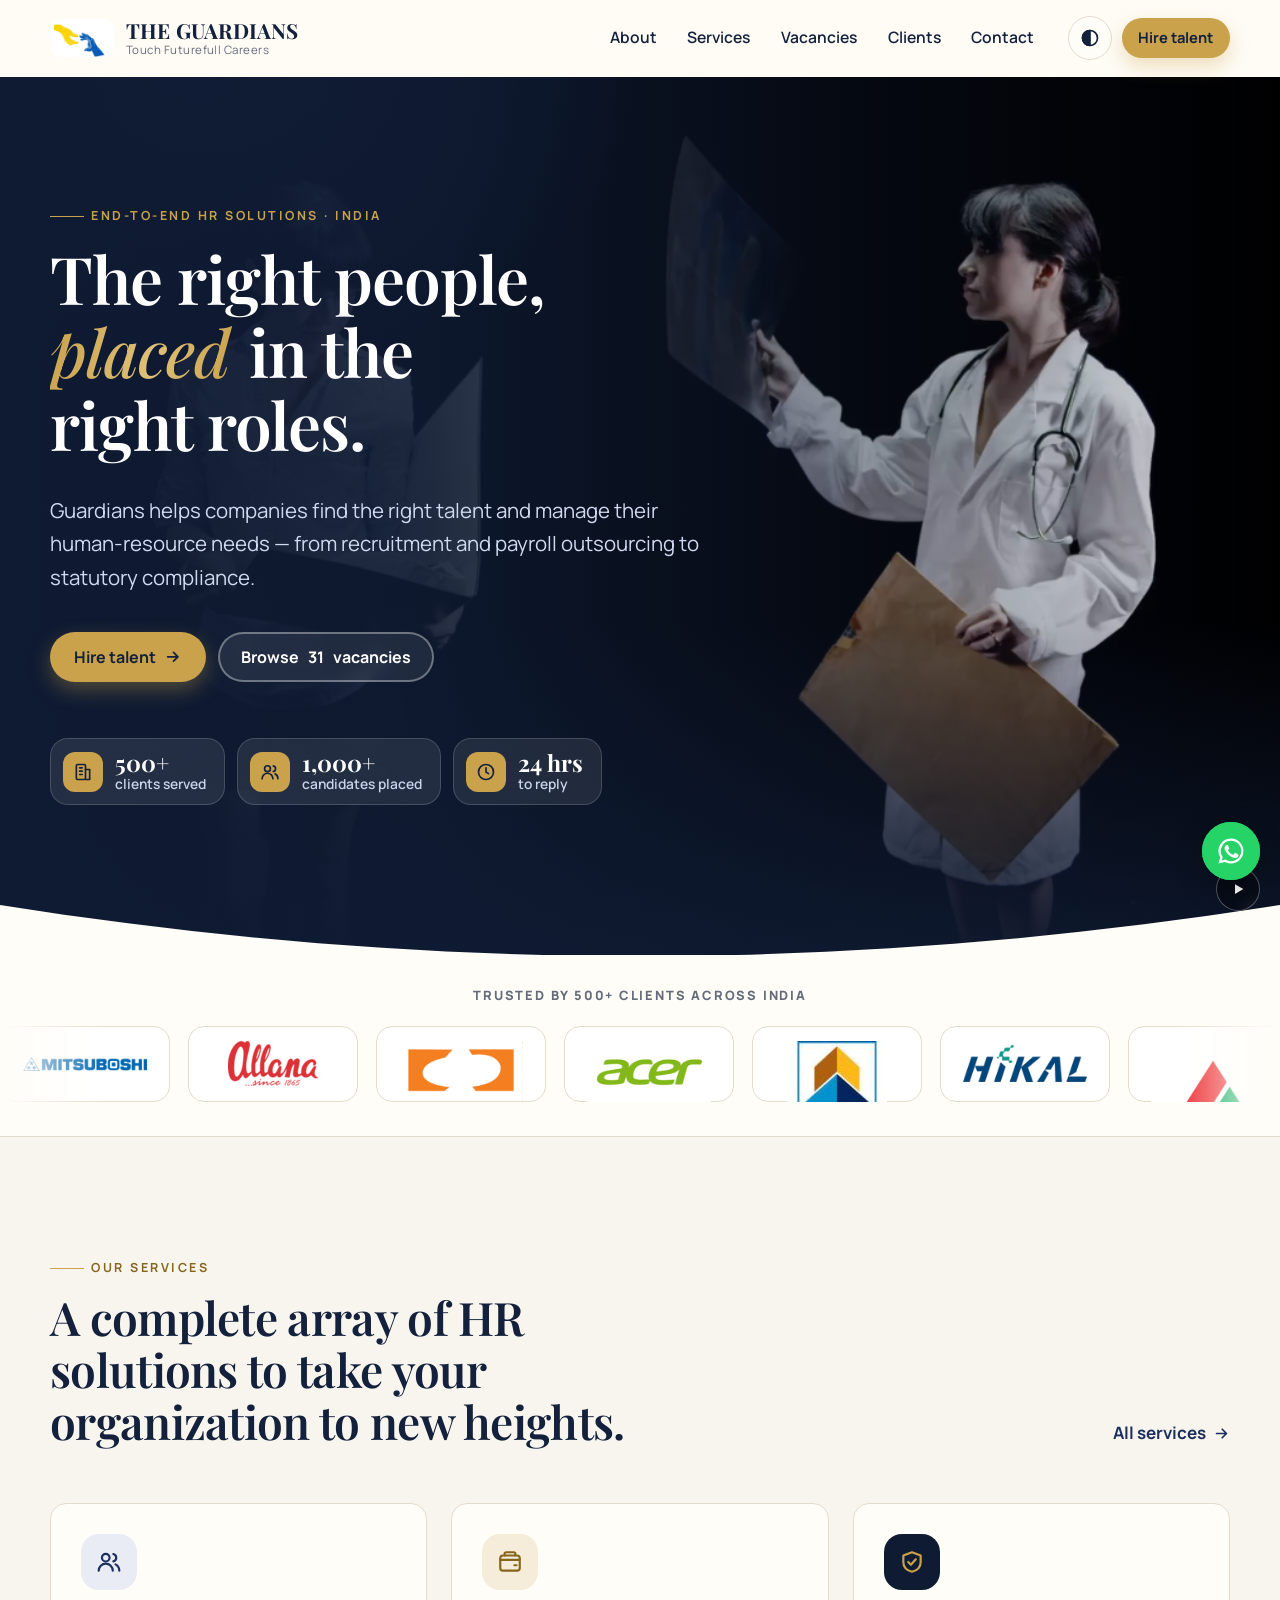
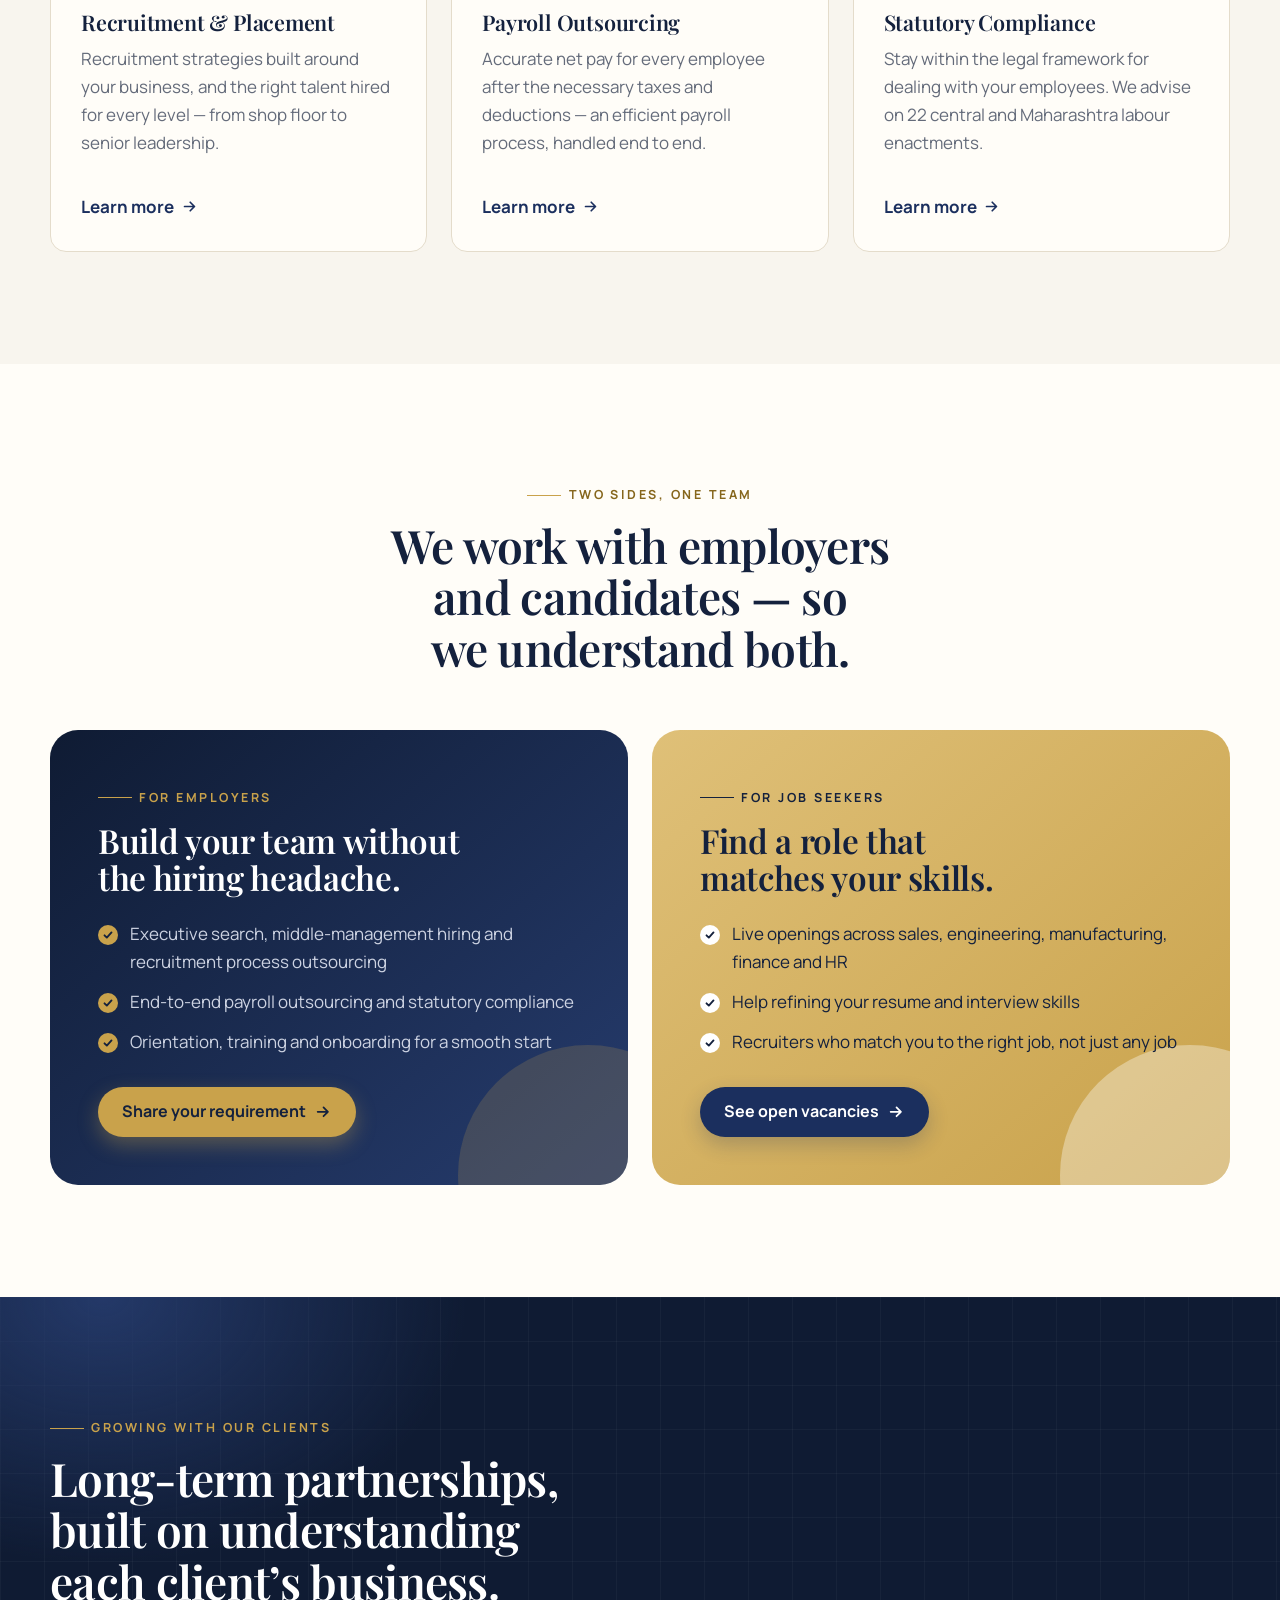
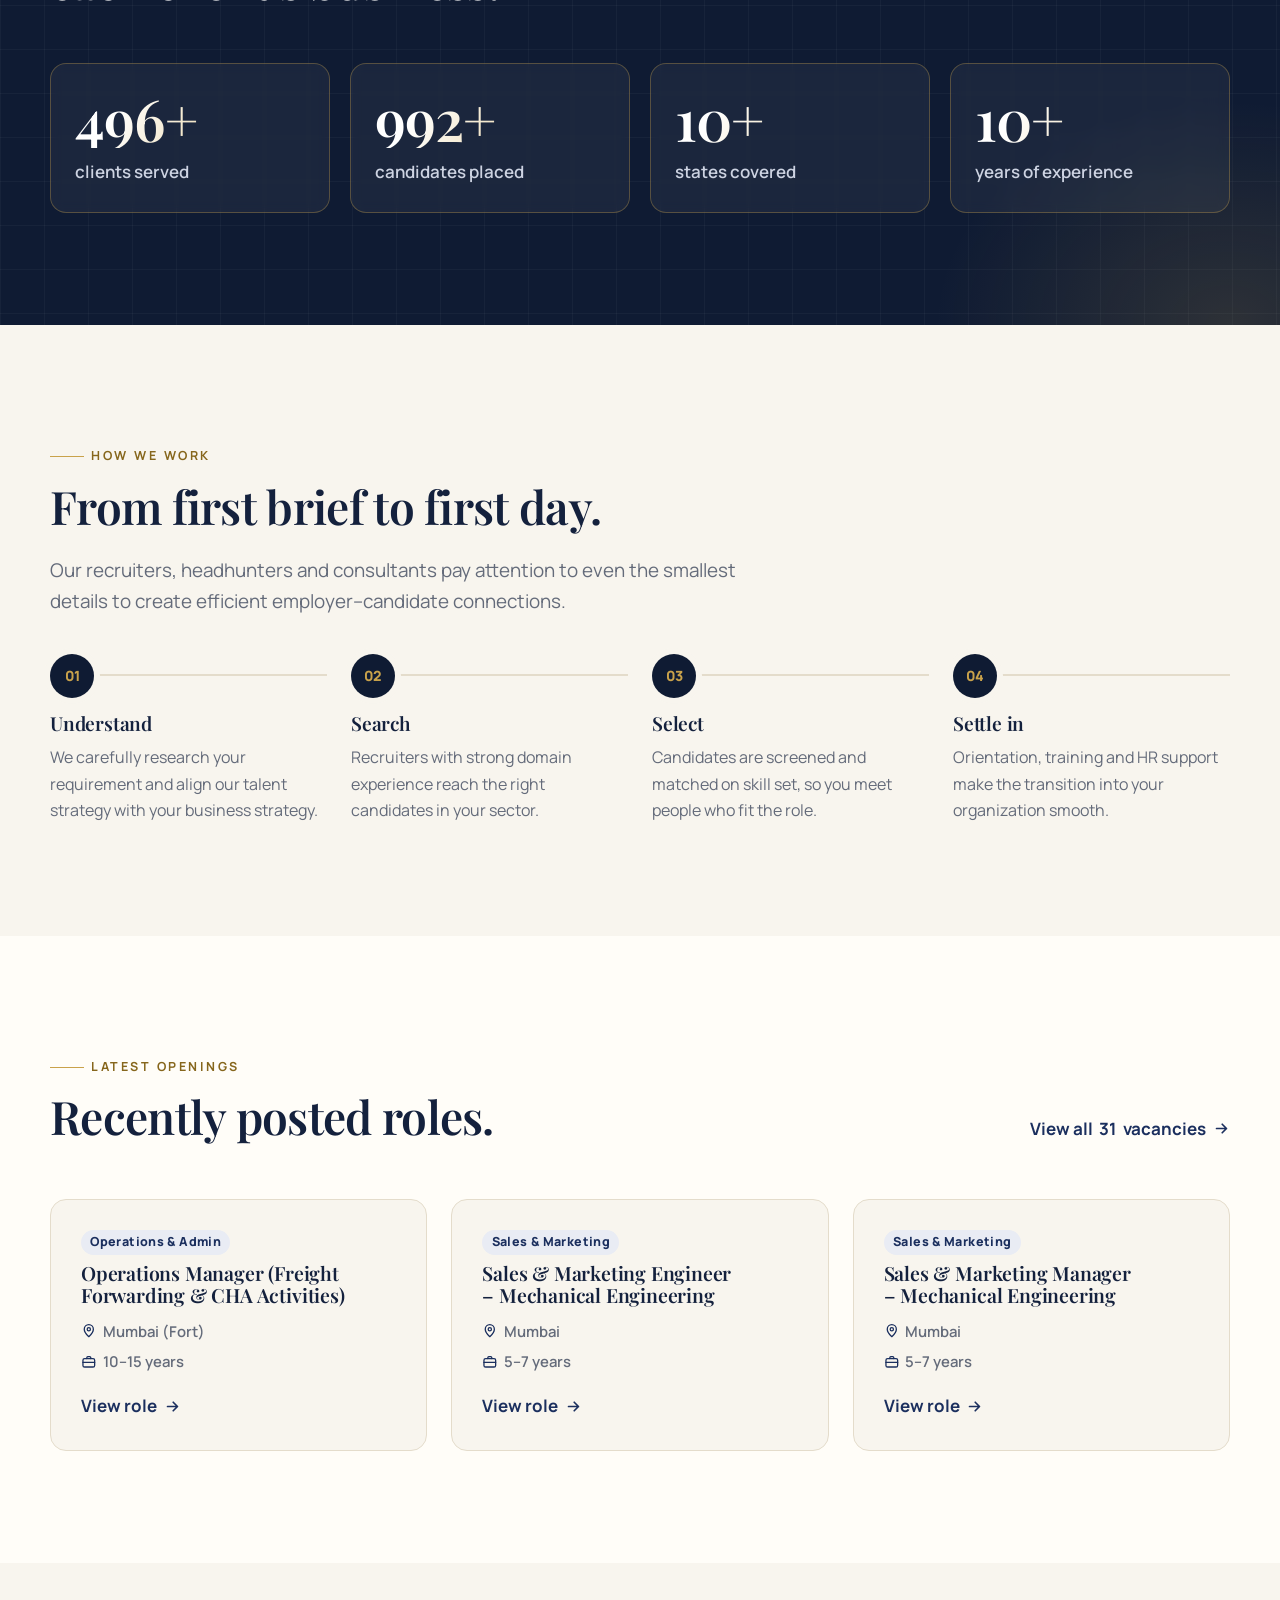
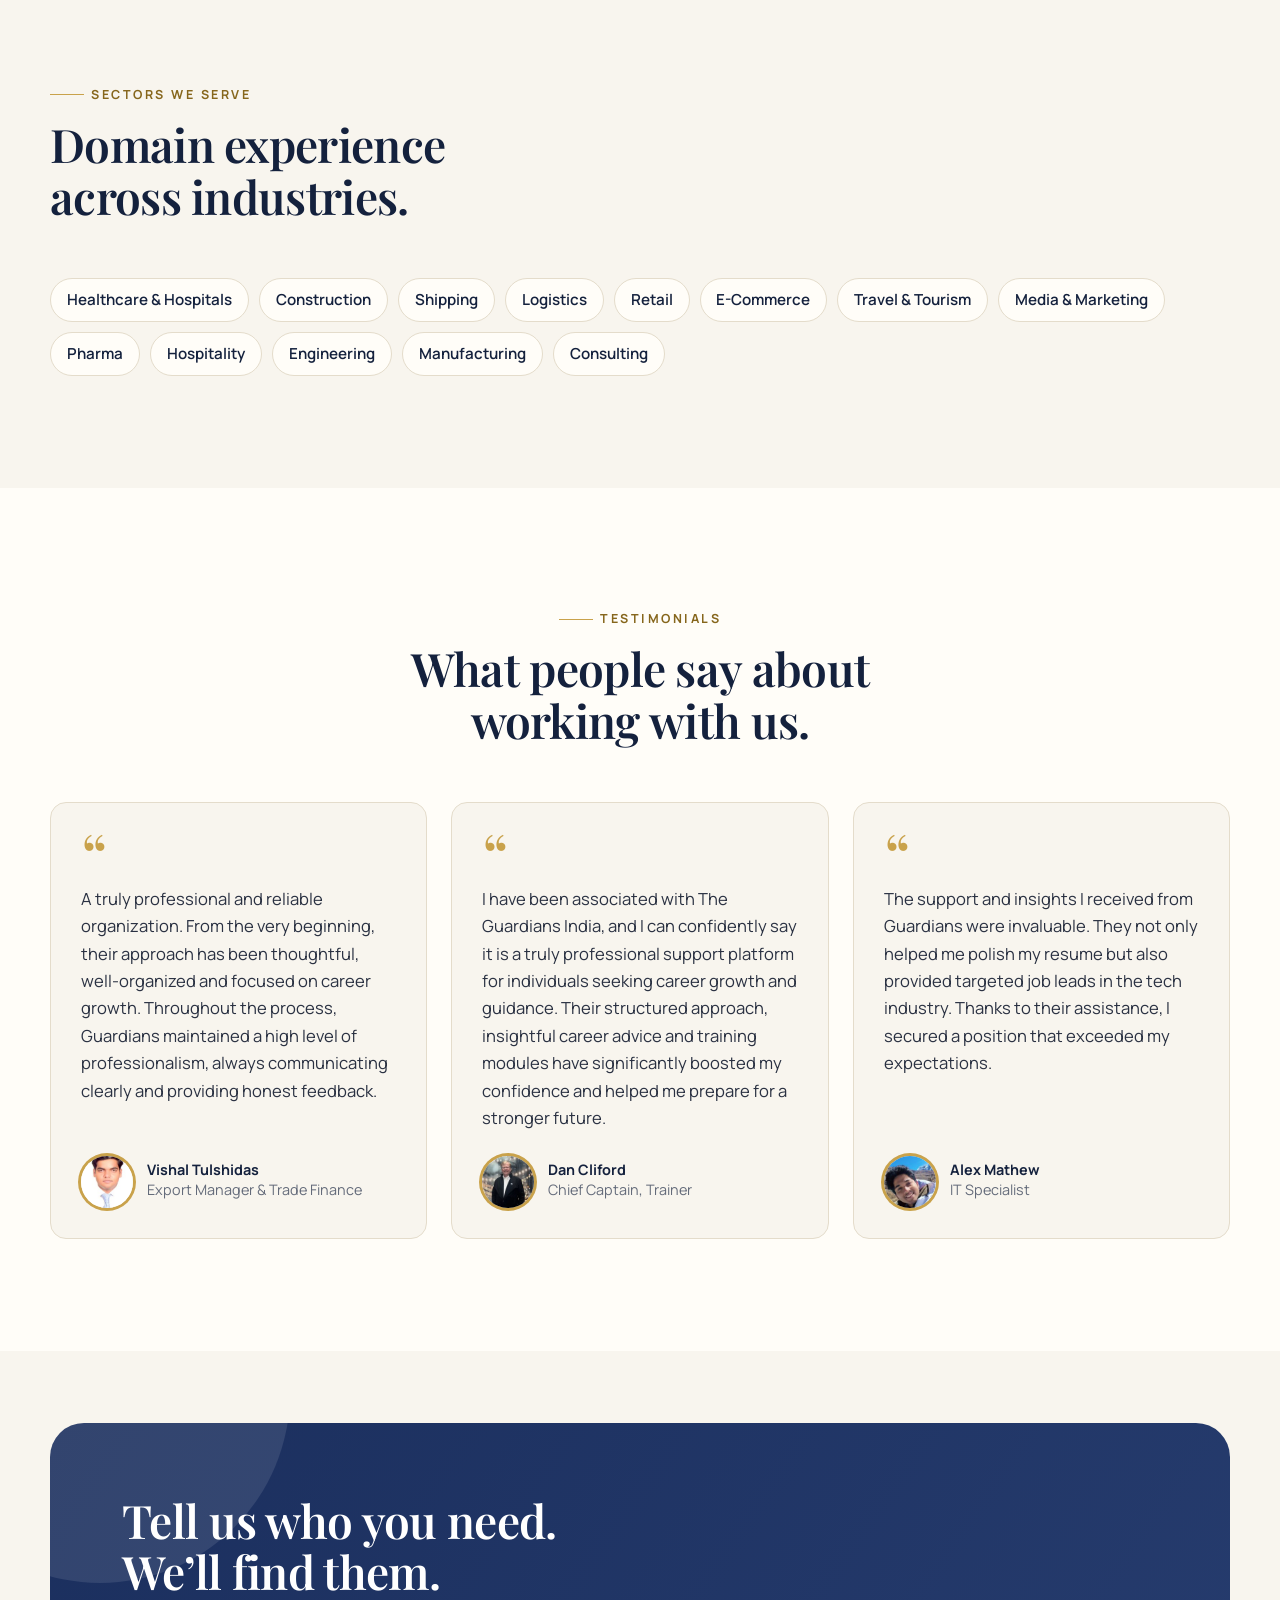
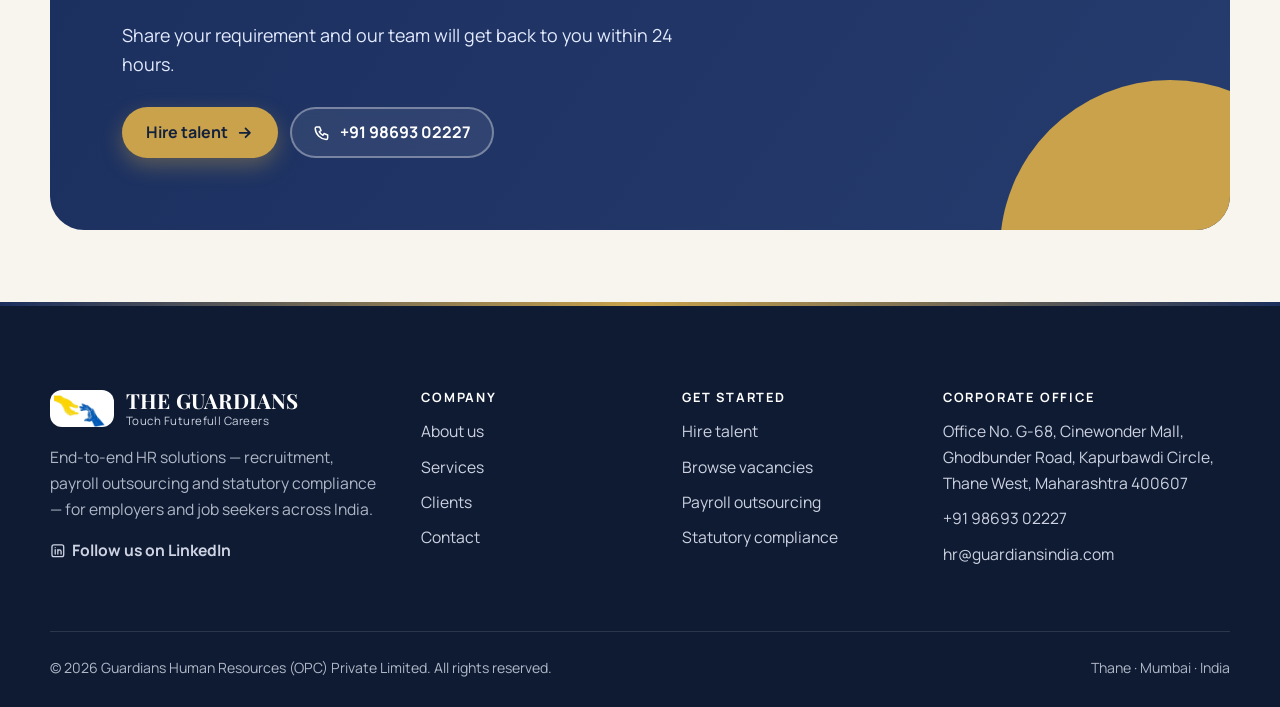
<file: index.html>
<!doctype html>
<html lang="en-IN">
<head>
<meta charset="utf-8">
<meta name="viewport" content="width=device-width, initial-scale=1">
<title>The Guardians — HR Solutions, Recruitment &amp; Payroll in India</title>
<meta name="description" content="Guardians is an end-to-end HR solutions firm in Thane, India: recruitment and placement, payroll outsourcing and statutory compliance for 500+ clients.">
<meta name="theme-color" content="#0f1b33">
<meta property="og:type" content="website">
<meta property="og:site_name" content="The Guardians">
<meta property="og:title" content="The Guardians — HR Solutions, Recruitment &amp; Payroll in India">
<meta property="og:description" content="Guardians is an end-to-end HR solutions firm in Thane, India: recruitment and placement, payroll outsourcing and statutory compliance for 500+ clients.">
<meta property="og:image" content="https://guardiansindia.com/assets/img/logo.webp">
<link rel="canonical" href="https://guardiansindia.com/">
<meta property="og:url" content="https://guardiansindia.com/">
<link rel="icon" href="assets/img/favicon.svg" type="image/svg+xml">
<script src="assets/js/theme.js"></script>
<link rel="preconnect" href="https://fonts.googleapis.com">
<link rel="preconnect" href="https://fonts.gstatic.com" crossorigin>
<link href="https://fonts.googleapis.com/css2?family=Playfair+Display:ital,wght@0,500..800;1,500..700&family=Manrope:wght@400..800&display=swap" rel="stylesheet">
<link rel="stylesheet" href="assets/css/styles.css">
<script type="application/ld+json">
{
 "@context": "https://schema.org",
 "@type": "EmploymentAgency",
 "name": "The Guardians",
 "legalName": "Guardians Human Resources (OPC) Private Limited",
 "url": "https://guardiansindia.com/",
 "logo": "https://guardiansindia.com/assets/img/logo.webp",
 "image": "https://guardiansindia.com/assets/img/logo.webp",
 "slogan": "Touch Futurefull Careers",
 "email": "hr@guardiansindia.com",
 "telephone": "+919869302227",
 "address": {
  "@type": "PostalAddress",
  "streetAddress": "Office No. G-68, Cinewonder Mall, Ghodbunder Road, Kapurbawdi Circle",
  "addressLocality": "Thane West",
  "addressRegion": "Maharashtra",
  "postalCode": "400607",
  "addressCountry": "IN"
 },
 "geo": {
  "@type": "GeoCoordinates",
  "latitude": 19.2211643,
  "longitude": 72.9770176
 },
 "areaServed": "IN",
 "sameAs": [
  "https://www.linkedin.com/company/the-guardians-india/"
 ]
}
</script>
</head>
<body>
<a class="skip-link" href="#main">Skip to content</a>
<div class="progress" aria-hidden="true"></div>

<header class="site-header">
  <div class="container header-inner">
    <a class="brand" href="index.html" aria-label="The Guardians — home"><span class="brand-mark" aria-hidden="true"></span><span class="brand-text"><span class="brand-name">THE GUARDIANS</span><span class="brand-tag">Touch Futurefull Careers</span></span></a>
    <nav class="nav" id="site-nav" aria-label="Main">
      <ul><li><a href="about.html">About</a></li><li><a href="services.html">Services</a></li><li><a href="vacancies.html">Vacancies</a></li><li><a href="clients.html">Clients</a></li><li><a href="contact.html">Contact</a></li></ul>
    </nav>
    <div class="header-cta">
      <details class="theme-menu">
        <summary class="icon-btn" aria-label="Theme and colours"><svg viewBox="0 0 24 24" fill="none" stroke="currentColor" stroke-width="2" stroke-linecap="round" stroke-linejoin="round" aria-hidden="true"><circle cx="12" cy="12" r="9"/><path d="M12 3a9 9 0 0 0 0 18z" fill="currentColor"/></svg></summary>
        <div class="theme-panel">
          <h4>Appearance</h4>
          <div class="mode-row">
            <button type="button" data-mode="light">Light</button>
            <button type="button" data-mode="dark">Dark</button>
            <button type="button" data-mode="auto">Auto</button>
          </div>
          <h4>Colour</h4>
          <div class="swatch-row">
            <button type="button" data-palette="classic"><span class="swatch" style="--a:#1b2f5e;--b:#c9a24b"></span>Classic</button>
            <button type="button" data-palette="forest"><span class="swatch" style="--a:#1f4d3a;--b:#c9a24b"></span>Forest</button>
            <button type="button" data-palette="burgundy"><span class="swatch" style="--a:#6e1f2e;--b:#c9a24b"></span>Burgundy</button>
          </div>
        </div>
      </details>
      <a class="btn btn-accent btn-sm" href="contact.html?i-am=Employer&amp;subject=Hiring%20requirement">Hire talent</a>
    </div>
    <button class="nav-toggle" type="button" aria-controls="site-nav" aria-expanded="false" aria-label="Menu"><span></span></button>
  </div>
</header>

<main id="main">
<section class="hero">
  <video class="hero-video" muted loop playsinline preload="none" poster="assets/img/hero-poster.png" aria-hidden="true" tabindex="-1">
    <source src="assets/video/hero.mp4" type="video/mp4">
  </video>
  <div class="hero-scrim"></div>
  <div class="container">
    <div class="hero-copy">
      <span class="eyebrow">End-to-end HR solutions · India</span>
      <h1>The right people, <em>placed</em> in the right roles.</h1>
      <p class="lead">Guardians helps companies find the right talent and manage their human-resource needs — from recruitment and payroll outsourcing to statutory compliance.</p>
      <div class="hero-actions">
        <a class="btn btn-accent" href="contact.html?i-am=Employer&amp;subject=Hiring%20requirement">Hire talent <svg viewBox="0 0 24 24" fill="none" stroke="currentColor" stroke-width="2.4" stroke-linecap="round" stroke-linejoin="round" aria-hidden="true"><path d="M5 12h14M13 6l6 6-6 6"/></svg></a>
        <a class="btn btn-light" href="vacancies.html">Browse <span data-job-count>open</span> vacancies</a>
      </div>
    </div>
    <div class="hero-stats">
      <div class="glass"><span class="dot"><svg viewBox="0 0 24 24" fill="none" stroke="currentColor" stroke-width="2" stroke-linecap="round" stroke-linejoin="round" aria-hidden="true"><rect x="4" y="3" width="11" height="18" rx="1.5"/><path d="M15 9h5v12h-5M8 7h3M8 11h3M8 15h3"/></svg></span><span><strong>500+</strong>clients served</span></div>
      <div class="glass"><span class="dot"><svg viewBox="0 0 24 24" fill="none" stroke="currentColor" stroke-width="2" stroke-linecap="round" stroke-linejoin="round" aria-hidden="true"><circle cx="9" cy="8" r="3.5"/><path d="M2.5 20a6.5 6.5 0 0 1 13 0M16 4.6a3.5 3.5 0 0 1 0 6.8M18 14.2a6.5 6.5 0 0 1 3.5 5.8"/></svg></span><span><strong>1,000+</strong>candidates placed</span></div>
      <div class="glass"><span class="dot"><svg viewBox="0 0 24 24" fill="none" stroke="currentColor" stroke-width="2" stroke-linecap="round" stroke-linejoin="round" aria-hidden="true"><circle cx="12" cy="12" r="9"/><path d="M12 7v5l3 2"/></svg></span><span><strong>24 hrs</strong>to reply</span></div>
    </div>
  </div>
  <button class="video-toggle is-paused" type="button" aria-label="Play background video"><svg class="i-pause" viewBox="0 0 24 24" fill="currentColor" aria-hidden="true"><path d="M7 5h4v14H7zM13 5h4v14h-4z"/></svg><svg class="i-play" viewBox="0 0 24 24" fill="currentColor" aria-hidden="true"><path d="M8 5.5v13l11-6.5z"/></svg></button>
  <svg class="hero-curve" viewBox="0 0 1440 56" preserveAspectRatio="none" aria-hidden="true"><path fill="currentColor" d="M0 56h1440V0c-240 37-480 56-720 56S240 37 0 0z"/></svg>
</section>

<section class="trust" aria-label="Some of our clients">
  <p class="trust-label">Trusted by 500+ clients across India</p>
  <div class="marquee"><div class="marquee-track"><span><img src="assets/img/clients/mitsuboshi.png" alt="Mitsuboshi" loading="lazy"></span><span><img src="assets/img/clients/allana.png" alt="Allana" loading="lazy"></span><span><img src="assets/img/clients/innovative-resins.png" alt="Innovative Resins" loading="lazy"></span><span><img src="assets/img/clients/acer.png" alt="Acer" loading="lazy"></span><span><img src="assets/img/clients/heisco.jpg" alt="Heisco" loading="lazy"></span><span><img src="assets/img/clients/hikal.png" alt="Hikal" loading="lazy"></span><span><img src="assets/img/clients/aegis.png" alt="Aegis" loading="lazy"></span><span><img src="assets/img/clients/naperol.png" alt="Naperol" loading="lazy"></span><span><img src="assets/img/clients/lloyds.png" alt="Lloyds Engineering Works" loading="lazy"></span><span><img src="assets/img/clients/air-india.svg" alt="Air India" loading="lazy"></span><span><img src="assets/img/clients/clearship.jpg" alt="Clearship" loading="lazy"></span><span><img src="assets/img/clients/supreme-technology.png" alt="Supreme Technology" loading="lazy"></span><span><img src="assets/img/clients/fedoz.png" alt="Fedoz" loading="lazy"></span><span><img src="assets/img/clients/shriram-finance.jpg" alt="Shriram Finance" loading="lazy"></span><span aria-hidden="true"><img src="assets/img/clients/mitsuboshi.png" alt="" loading="lazy"></span><span aria-hidden="true"><img src="assets/img/clients/allana.png" alt="" loading="lazy"></span><span aria-hidden="true"><img src="assets/img/clients/innovative-resins.png" alt="" loading="lazy"></span><span aria-hidden="true"><img src="assets/img/clients/acer.png" alt="" loading="lazy"></span><span aria-hidden="true"><img src="assets/img/clients/heisco.jpg" alt="" loading="lazy"></span><span aria-hidden="true"><img src="assets/img/clients/hikal.png" alt="" loading="lazy"></span><span aria-hidden="true"><img src="assets/img/clients/aegis.png" alt="" loading="lazy"></span><span aria-hidden="true"><img src="assets/img/clients/naperol.png" alt="" loading="lazy"></span><span aria-hidden="true"><img src="assets/img/clients/lloyds.png" alt="" loading="lazy"></span><span aria-hidden="true"><img src="assets/img/clients/air-india.svg" alt="" loading="lazy"></span><span aria-hidden="true"><img src="assets/img/clients/clearship.jpg" alt="" loading="lazy"></span><span aria-hidden="true"><img src="assets/img/clients/supreme-technology.png" alt="" loading="lazy"></span><span aria-hidden="true"><img src="assets/img/clients/fedoz.png" alt="" loading="lazy"></span><span aria-hidden="true"><img src="assets/img/clients/shriram-finance.jpg" alt="" loading="lazy"></span></div></div>
</section>

<section class="section">
  <div class="container">
    <div class="section-head row">
      <div>
        <span class="eyebrow">Our services</span>
        <h2>A complete array of HR solutions to take your organization to new heights.</h2>
      </div>
      <a class="link-arrow" href="services.html">All services <svg viewBox="0 0 24 24" fill="none" stroke="currentColor" stroke-width="2.4" stroke-linecap="round" stroke-linejoin="round" aria-hidden="true"><path d="M5 12h14M13 6l6 6-6 6"/></svg></a>
    </div>
    <div class="grid grid-3">
      <a class="card reveal" href="services.html#recruitment">
        <span class="icon"><svg viewBox="0 0 24 24" fill="none" stroke="currentColor" stroke-width="2" stroke-linecap="round" stroke-linejoin="round" aria-hidden="true"><circle cx="9" cy="8" r="3.5"/><path d="M2.5 20a6.5 6.5 0 0 1 13 0M16 4.6a3.5 3.5 0 0 1 0 6.8M18 14.2a6.5 6.5 0 0 1 3.5 5.8"/></svg></span>
        <h3>Recruitment &amp; Placement</h3>
        <p>Recruitment strategies built around your business, and the right talent hired for every level — from shop floor to senior leadership.</p>
        <span class="link-arrow">Learn more <svg viewBox="0 0 24 24" fill="none" stroke="currentColor" stroke-width="2.4" stroke-linecap="round" stroke-linejoin="round" aria-hidden="true"><path d="M5 12h14M13 6l6 6-6 6"/></svg></span>
      </a>
      <a class="card reveal d1" href="services.html#payroll">
        <span class="icon yellow"><svg viewBox="0 0 24 24" fill="none" stroke="currentColor" stroke-width="2" stroke-linecap="round" stroke-linejoin="round" aria-hidden="true"><rect x="3" y="6" width="18" height="14" rx="2.5"/><path d="M3 10h18M16 15h2M7 6V4.5A1.5 1.5 0 0 1 8.5 3h7A1.5 1.5 0 0 1 17 4.5V6"/></svg></span>
        <h3>Payroll Outsourcing</h3>
        <p>Accurate net pay for every employee after the necessary taxes and deductions — an efficient payroll process, handled end to end.</p>
        <span class="link-arrow">Learn more <svg viewBox="0 0 24 24" fill="none" stroke="currentColor" stroke-width="2.4" stroke-linecap="round" stroke-linejoin="round" aria-hidden="true"><path d="M5 12h14M13 6l6 6-6 6"/></svg></span>
      </a>
      <a class="card reveal d2" href="services.html#compliance">
        <span class="icon ink"><svg viewBox="0 0 24 24" fill="none" stroke="currentColor" stroke-width="2" stroke-linecap="round" stroke-linejoin="round" aria-hidden="true"><path d="M12 3l8 3v6c0 4.5-3.3 7.8-8 9-4.7-1.2-8-4.5-8-9V6l8-3z"/><path d="M8.5 12l2.5 2.5 4.5-5"/></svg></span>
        <h3>Statutory Compliance</h3>
        <p>Stay within the legal framework for dealing with your employees. We advise on 22 central and Maharashtra labour enactments.</p>
        <span class="link-arrow">Learn more <svg viewBox="0 0 24 24" fill="none" stroke="currentColor" stroke-width="2.4" stroke-linecap="round" stroke-linejoin="round" aria-hidden="true"><path d="M5 12h14M13 6l6 6-6 6"/></svg></span>
      </a>
    </div>
  </div>
</section>

<section class="section section-alt">
  <div class="container">
    <div class="section-head center">
      <span class="eyebrow">Two sides, one team</span>
      <h2>We work with employers and candidates — so we understand both.</h2>
    </div>
    <div class="paths">
      <div class="path path-employer reveal">
        <span class="eyebrow">For employers</span>
        <h3>Build your team without the hiring headache.</h3>
        <ul class="checks">
          <li>Executive search, middle-management hiring and recruitment process outsourcing</li>
          <li>End-to-end payroll outsourcing and statutory compliance</li>
          <li>Orientation, training and onboarding for a smooth start</li>
        </ul>
        <a class="btn btn-accent" href="contact.html?i-am=Employer&amp;subject=Hiring%20requirement">Share your requirement <svg viewBox="0 0 24 24" fill="none" stroke="currentColor" stroke-width="2.4" stroke-linecap="round" stroke-linejoin="round" aria-hidden="true"><path d="M5 12h14M13 6l6 6-6 6"/></svg></a>
      </div>
      <div class="path path-seeker reveal d1">
        <span class="eyebrow">For job seekers</span>
        <h3>Find a role that matches your skills.</h3>
        <ul class="checks">
          <li>Live openings across sales, engineering, manufacturing, finance and HR</li>
          <li>Help refining your resume and interview skills</li>
          <li>Recruiters who match you to the right job, not just any job</li>
        </ul>
        <a class="btn btn-primary" href="vacancies.html">See open vacancies <svg viewBox="0 0 24 24" fill="none" stroke="currentColor" stroke-width="2.4" stroke-linecap="round" stroke-linejoin="round" aria-hidden="true"><path d="M5 12h14M13 6l6 6-6 6"/></svg></a>
      </div>
    </div>
  </div>
</section>

<section class="section section-ink">
  <div class="container">
    <div class="section-head">
      <span class="eyebrow">Growing with our clients</span>
      <h2>Long-term partnerships, built on understanding each client’s business.</h2>
    </div>
    <div class="stats"><div class="stat reveal d0"><strong data-count="500" data-suffix="+">500+</strong><span>clients served</span></div><div class="stat reveal d1"><strong data-count="1000" data-suffix="+">1,000+</strong><span>candidates placed</span></div><div class="stat reveal d2"><strong data-count="10" data-suffix="+">10+</strong><span>states covered</span></div><div class="stat reveal d3"><strong data-count="10" data-suffix="+">10+</strong><span>years of experience</span></div></div>
  </div>
</section>

<section class="section">
  <div class="container">
    <div class="section-head">
      <span class="eyebrow">How we work</span>
      <h2>From first brief to first day.</h2>
      <p class="lead">Our recruiters, headhunters and consultants pay attention to even the smallest details to create efficient employer–candidate connections.</p>
    </div>
    <div class="steps">
      <div class="step reveal"><h3>Understand</h3><p>We carefully research your requirement and align our talent strategy with your business strategy.</p></div>
      <div class="step reveal d1"><h3>Search</h3><p>Recruiters with strong domain experience reach the right candidates in your sector.</p></div>
      <div class="step reveal d2"><h3>Select</h3><p>Candidates are screened and matched on skill set, so you meet people who fit the role.</p></div>
      <div class="step reveal d3"><h3>Settle in</h3><p>Orientation, training and HR support make the transition into your organization smooth.</p></div>
    </div>
  </div>
</section>

<section class="section section-alt">
  <div class="container">
    <div class="section-head row">
      <div>
        <span class="eyebrow">Latest openings</span>
        <h2>Recently posted roles.</h2>
      </div>
      <a class="link-arrow" href="vacancies.html">View all <span data-job-count></span> vacancies <svg viewBox="0 0 24 24" fill="none" stroke="currentColor" stroke-width="2.4" stroke-linecap="round" stroke-linejoin="round" aria-hidden="true"><path d="M5 12h14M13 6l6 6-6 6"/></svg></a>
    </div>
    <div class="grid grid-3" id="latest-jobs">
      <noscript><p>See all current roles on the <a href="vacancies.html">vacancies page</a>.</p></noscript>
    </div>
  </div>
</section>

<section class="section">
  <div class="container">
    <div class="section-head">
      <span class="eyebrow">Sectors we serve</span>
      <h2>Domain experience across industries.</h2>
    </div>
    <ul class="chips reveal"><li class="chip">Healthcare & Hospitals</li><li class="chip">Construction</li><li class="chip">Shipping</li><li class="chip">Logistics</li><li class="chip">Retail</li><li class="chip">E-Commerce</li><li class="chip">Travel & Tourism</li><li class="chip">Media & Marketing</li><li class="chip">Pharma</li><li class="chip">Hospitality</li><li class="chip">Engineering</li><li class="chip">Manufacturing</li><li class="chip">Consulting</li></ul>
  </div>
</section>

<section class="section section-alt">
  <div class="container">
    <div class="section-head center">
      <span class="eyebrow">Testimonials</span>
      <h2>What people say about working with us.</h2>
    </div>
    <div class="grid grid-3">
      <figure class="card quote reveal d0">
        <blockquote>A truly professional and reliable organization. From the very beginning, their approach has been thoughtful, well-organized and focused on career growth. Throughout the process, Guardians maintained a high level of professionalism, always communicating clearly and providing honest feedback.</blockquote>
        <figcaption class="person"><img src="assets/img/people/vishal-tulshidas.jpg" alt="" width="52" height="52" loading="lazy"><span><strong>Vishal Tulshidas</strong><span>Export Manager &amp; Trade Finance</span></span></figcaption>
      </figure>
      <figure class="card quote reveal d1">
        <blockquote>I have been associated with The Guardians India, and I can confidently say it is a truly professional support platform for individuals seeking career growth and guidance. Their structured approach, insightful career advice and training modules have significantly boosted my confidence and helped me prepare for a stronger future.</blockquote>
        <figcaption class="person"><img src="assets/img/people/dan-cliford.jpg" alt="" width="52" height="52" loading="lazy"><span><strong>Dan Cliford</strong><span>Chief Captain, Trainer</span></span></figcaption>
      </figure>
      <figure class="card quote reveal d2">
        <blockquote>The support and insights I received from Guardians were invaluable. They not only helped me polish my resume but also provided targeted job leads in the tech industry. Thanks to their assistance, I secured a position that exceeded my expectations.</blockquote>
        <figcaption class="person"><img src="assets/img/people/alex-mathew.jpg" alt="" width="52" height="52" loading="lazy"><span><strong>Alex Mathew</strong><span>IT Specialist</span></span></figcaption>
      </figure>
    </div>
  </div>
</section>

<section class="section-tight">
  <div class="container">
    <div class="cta-band reveal">
      <h2>Tell us who you need. We’ll find them.</h2>
      <p>Share your requirement and our team will get back to you within 24 hours.</p>
      <div class="cta-actions">
        <a class="btn btn-accent" href="contact.html?i-am=Employer&amp;subject=Hiring%20requirement">Hire talent <svg viewBox="0 0 24 24" fill="none" stroke="currentColor" stroke-width="2.4" stroke-linecap="round" stroke-linejoin="round" aria-hidden="true"><path d="M5 12h14M13 6l6 6-6 6"/></svg></a>
        <a class="btn btn-light" href="tel:+919869302227"><svg viewBox="0 0 24 24" fill="none" stroke="currentColor" stroke-width="2" stroke-linecap="round" stroke-linejoin="round" aria-hidden="true"><path d="M5 4h4l2 5-2.5 1.5a11 11 0 0 0 5 5L15 13l5 2v4a2 2 0 0 1-2 2A16 16 0 0 1 3 6a2 2 0 0 1 2-2z"/></svg> +91 98693 02227</a>
      </div>
    </div>
  </div>
</section>

</main>

<footer class="site-footer">
  <div class="container">
    <div class="footer-grid">
      <div>
        <a class="brand" href="index.html" aria-label="The Guardians — home"><span class="brand-mark" aria-hidden="true"></span><span class="brand-text"><span class="brand-name">THE GUARDIANS</span><span class="brand-tag">Touch Futurefull Careers</span></span></a>
        <p>End-to-end HR solutions — recruitment, payroll outsourcing and statutory compliance — for employers and job seekers across India.</p>
        <p><a href="https://www.linkedin.com/company/the-guardians-india/" target="_blank" rel="noopener" class="link-arrow"><svg viewBox="0 0 24 24" fill="none" stroke="currentColor" stroke-width="2" stroke-linecap="round" stroke-linejoin="round" aria-hidden="true"><rect x="3" y="3" width="18" height="18" rx="3"/><path d="M8 10v7M8 7v.01M12 17v-4a2.5 2.5 0 0 1 5 0v4M12 10v7"/></svg> Follow us on LinkedIn</a></p>
      </div>
      <div>
        <h4>Company</h4>
        <ul>
          <li><a href="about.html">About us</a></li>
          <li><a href="services.html">Services</a></li>
          <li><a href="clients.html">Clients</a></li>
          <li><a href="contact.html">Contact</a></li>
        </ul>
      </div>
      <div>
        <h4>Get started</h4>
        <ul>
          <li><a href="contact.html?i-am=Employer&amp;subject=Hiring%20requirement">Hire talent</a></li>
          <li><a href="vacancies.html">Browse vacancies</a></li>
          <li><a href="services.html#payroll">Payroll outsourcing</a></li>
          <li><a href="services.html#compliance">Statutory compliance</a></li>
        </ul>
      </div>
      <div>
        <h4>Corporate office</h4>
        <ul>
          <li><a href="https://www.google.com/maps/search/?api=1&query=Guardians+Human+Resources+OPC+Pvt+Ltd+Cinewonder+Mall+Thane" target="_blank" rel="noopener">Office No. G-68, Cinewonder Mall, Ghodbunder Road, Kapurbawdi Circle, Thane West, Maharashtra 400607</a></li>
          <li><a href="tel:+919869302227">+91 98693 02227</a></li>
          <li><a href="mailto:hr@guardiansindia.com">hr@guardiansindia.com</a></li>
        </ul>
      </div>
    </div>
    <div class="footer-bottom">
      <span>© <span data-year>2026</span> Guardians Human Resources (OPC) Private Limited. All rights reserved.</span>
      <span>Thane · Mumbai · India</span>
    </div>
  </div>
</footer>

<a class="wa-fab" href="https://wa.me/919869302227" target="_blank" rel="noopener" aria-label="Chat with us on WhatsApp"><svg viewBox="0 0 24 24" fill="currentColor" aria-hidden="true"><path d="M12 2a10 10 0 0 0-8.600 15.100L2 22l5-1.300A10 10 0 1 0 12 2zm0 1.800a8.200 8.200 0 1 1-4.200 15.250l-.300-.180-2.900.760.770-2.830-.200-.300A8.200 8.200 0 0 1 12 3.800zM8.500 7.300c-.200 0-.500.070-.700.330-.250.270-.950.930-.950 2.260 0 1.330.970 2.620 1.110 2.800.140.180 1.900 3.030 4.700 4.130 2.320.920 2.800.740 3.300.690.500-.050 1.630-.670 1.860-1.310.230-.640.230-1.190.160-1.310-.070-.110-.250-.180-.530-.320-.270-.140-1.630-.800-1.880-.900-.250-.090-.440-.140-.620.140-.180.270-.710.900-.870 1.080-.160.180-.320.200-.600.070-.270-.140-1.160-.430-2.210-1.360-.820-.730-1.370-1.630-1.530-1.900-.160-.280-.020-.430.120-.560.120-.120.270-.320.410-.480.140-.160.180-.270.270-.460.090-.180.050-.340-.020-.480-.070-.140-.610-1.500-.850-2.050-.220-.530-.450-.460-.620-.470l-.520-.010z"/></svg></a>

<script src="assets/js/static-config.js"></script>
<script src="assets/js/main.js" defer></script>
<script src="assets/js/jobs.js" defer></script>
</body>
</html>
</file>
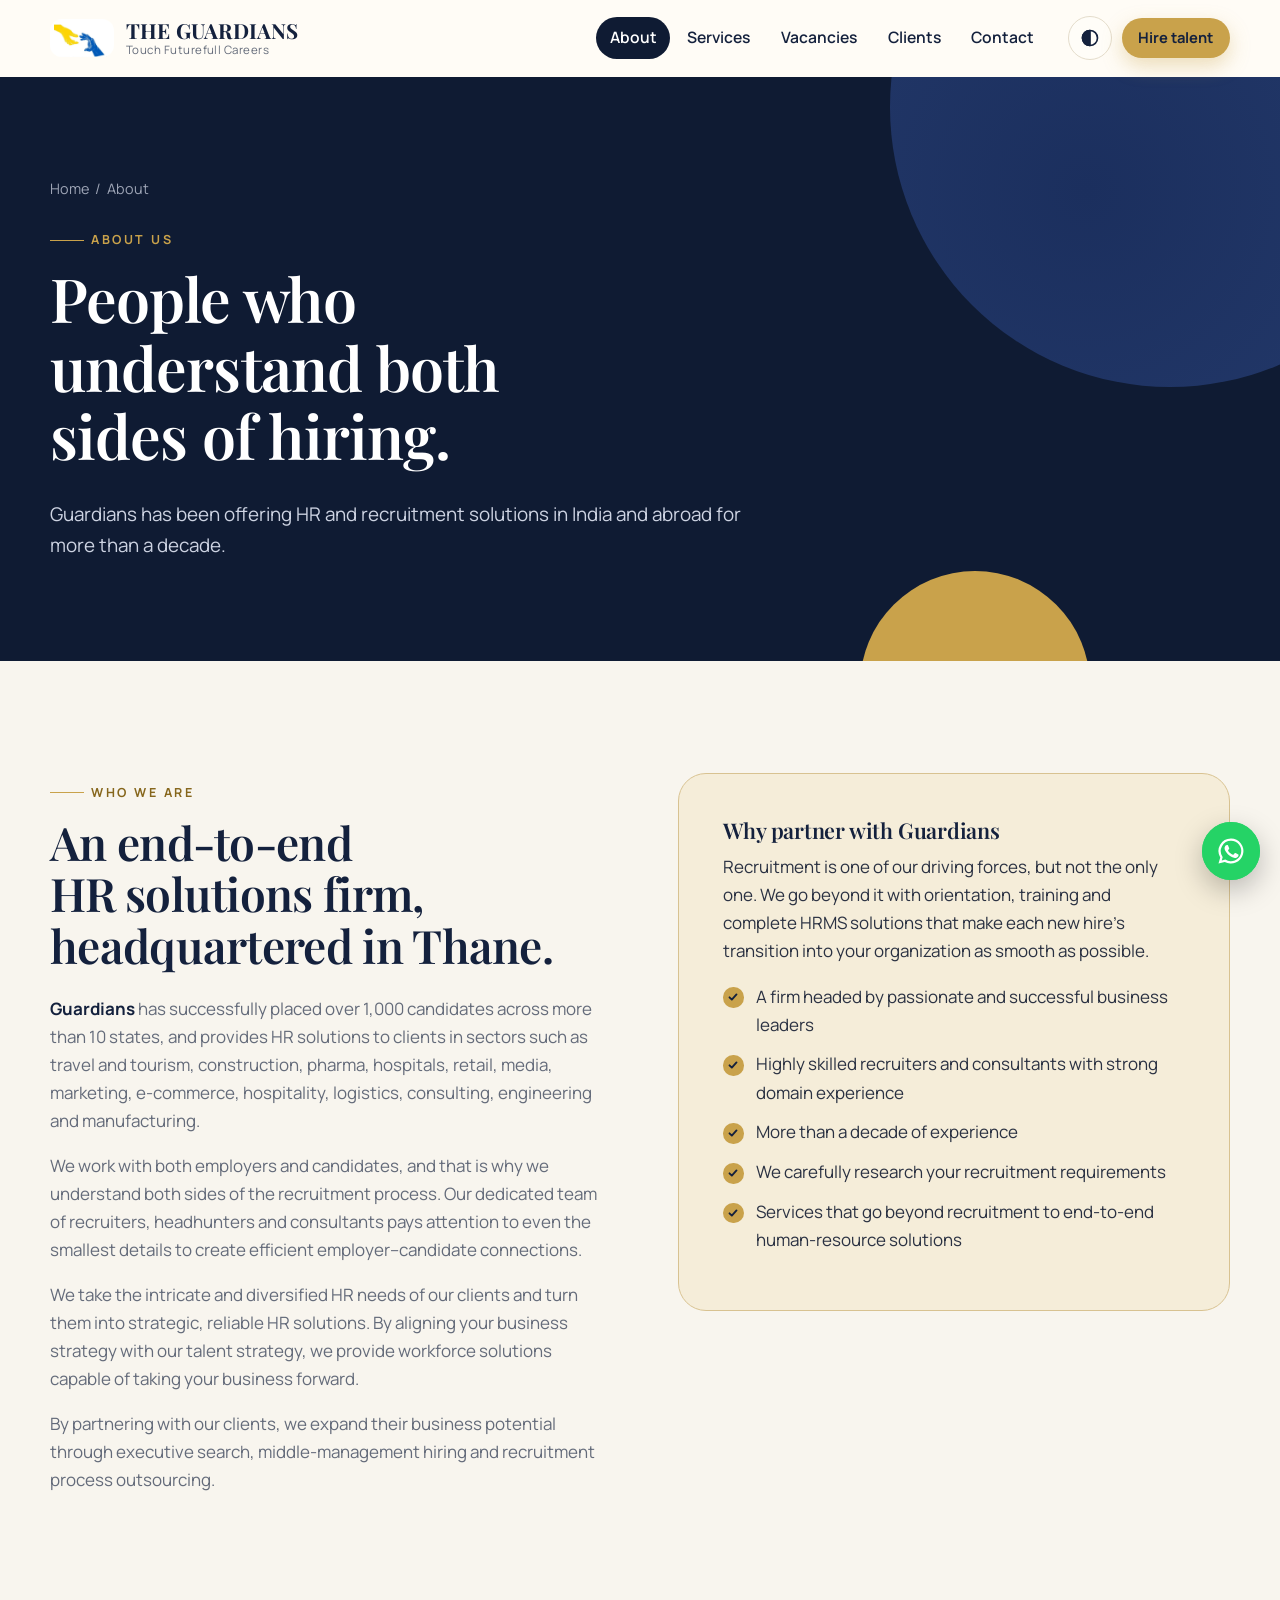
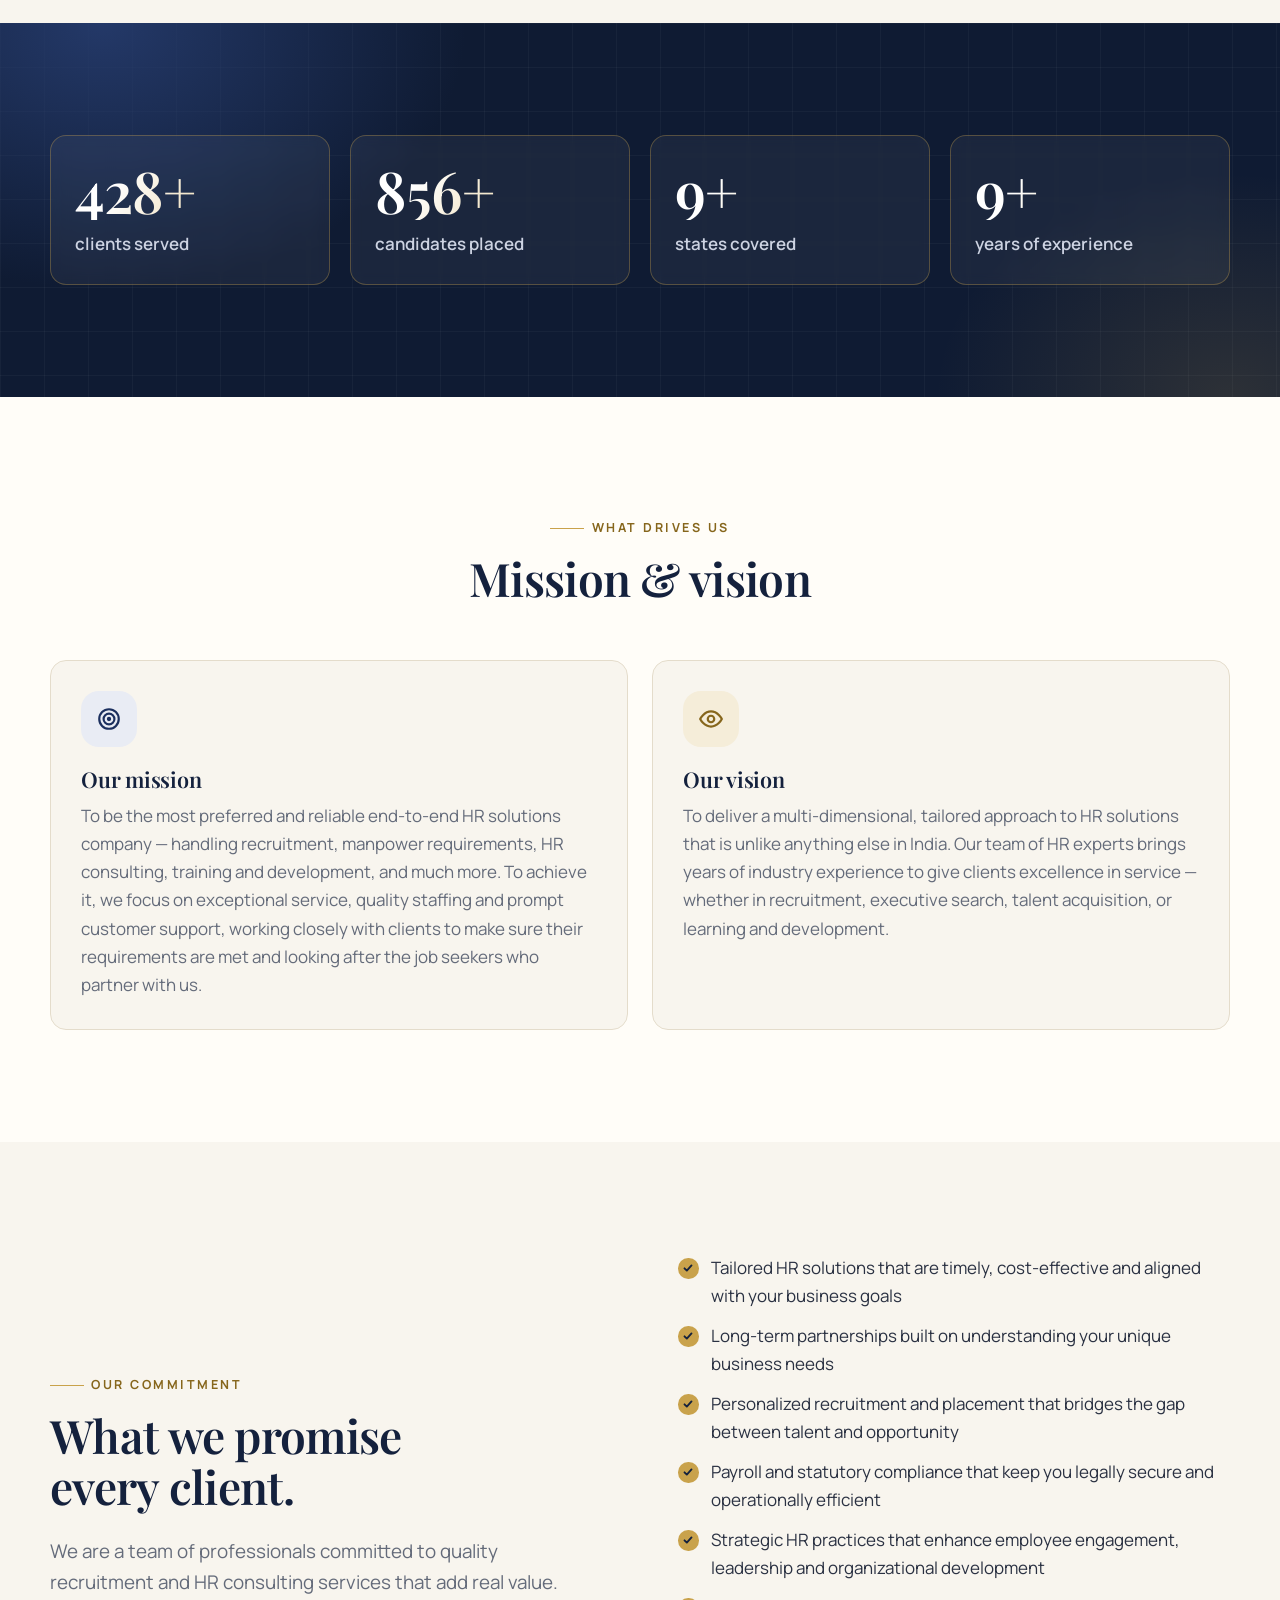
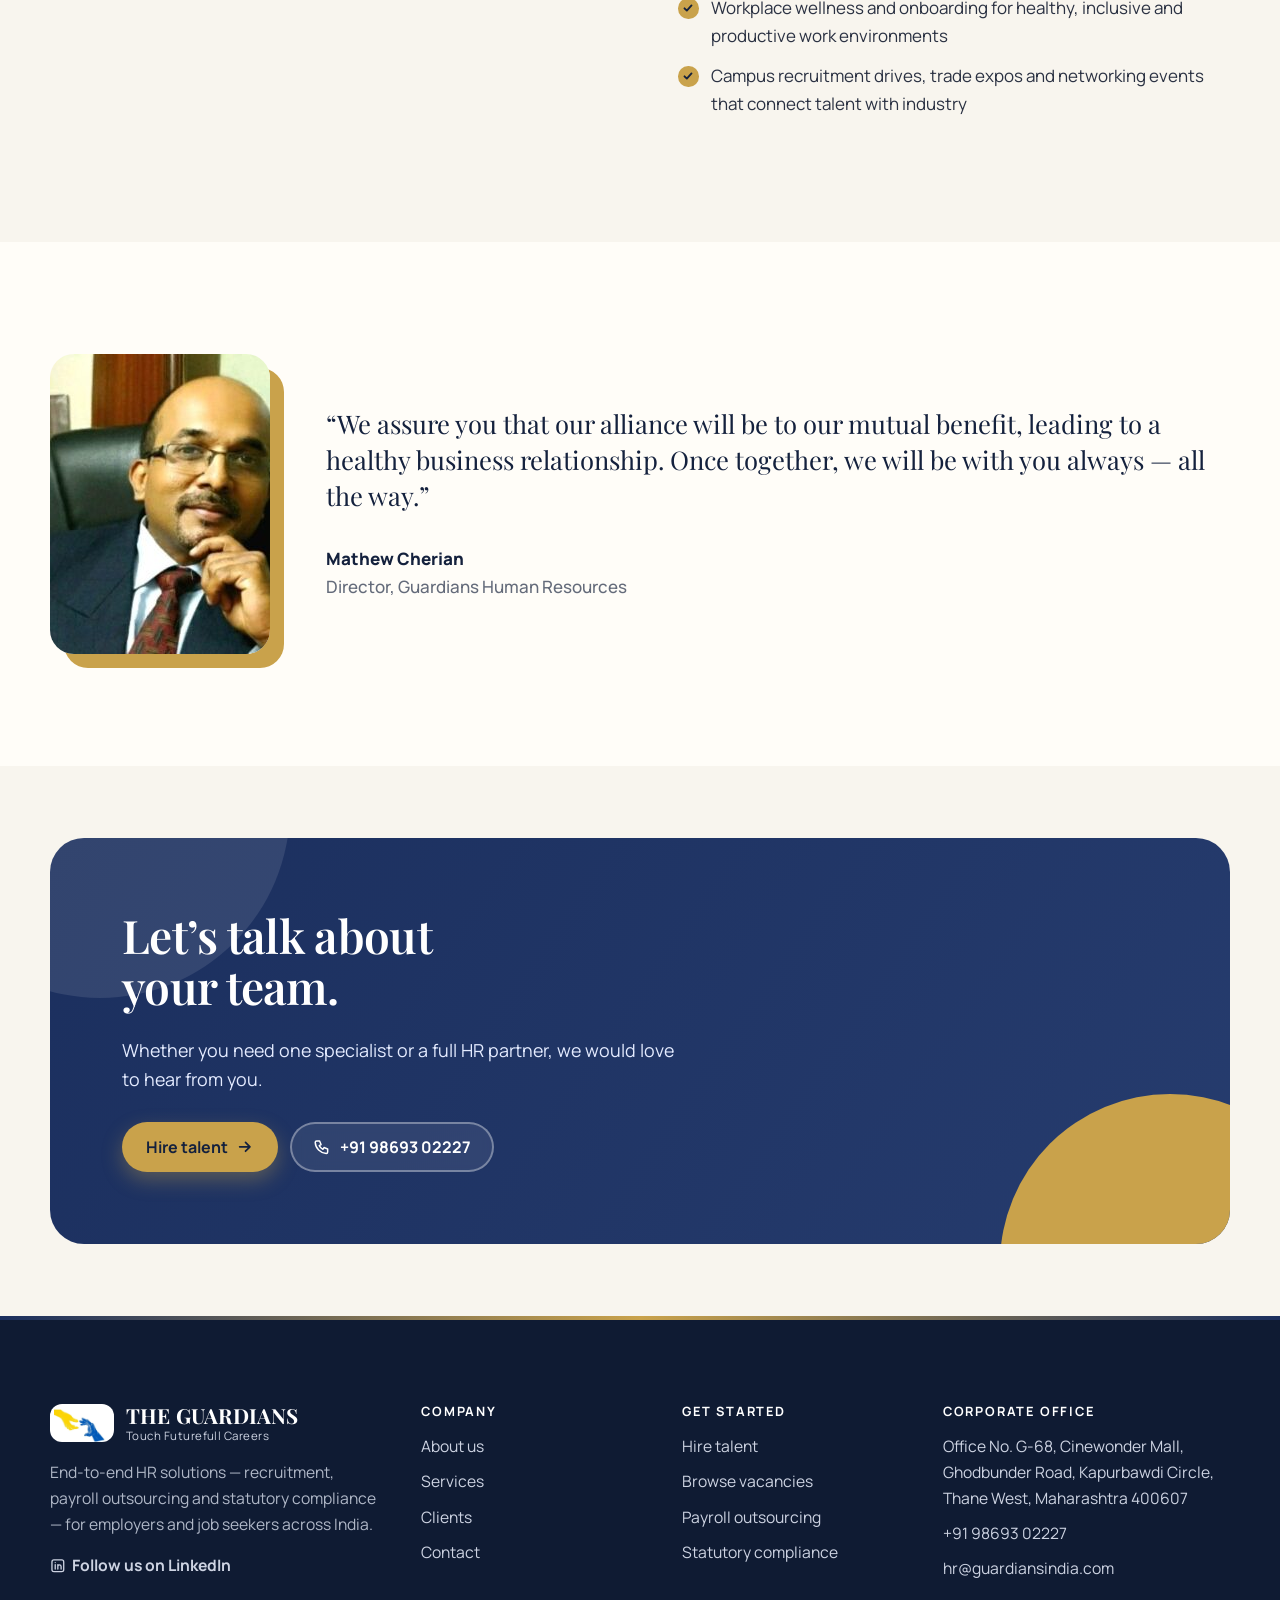
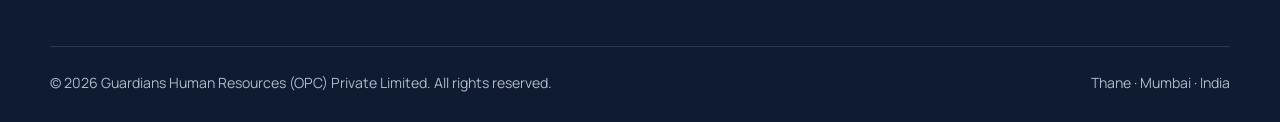
<file: about.html>
<!doctype html>
<html lang="en-IN">
<head>
<meta charset="utf-8">
<meta name="viewport" content="width=device-width, initial-scale=1">
<title>About us — The Guardians</title>
<meta name="description" content="More than a decade of HR and recruitment solutions: 1,000+ candidates placed across 10+ states. Meet Guardians, our mission and our vision.">
<meta name="theme-color" content="#0f1b33">
<meta property="og:type" content="website">
<meta property="og:site_name" content="The Guardians">
<meta property="og:title" content="About us — The Guardians">
<meta property="og:description" content="More than a decade of HR and recruitment solutions: 1,000+ candidates placed across 10+ states. Meet Guardians, our mission and our vision.">
<meta property="og:image" content="https://guardiansindia.com/assets/img/logo.webp">
<link rel="canonical" href="https://guardiansindia.com/about">
<meta property="og:url" content="https://guardiansindia.com/about">
<link rel="icon" href="assets/img/favicon.svg" type="image/svg+xml">
<script src="assets/js/theme.js"></script>
<link rel="preconnect" href="https://fonts.googleapis.com">
<link rel="preconnect" href="https://fonts.gstatic.com" crossorigin>
<link href="https://fonts.googleapis.com/css2?family=Playfair+Display:ital,wght@0,500..800;1,500..700&family=Manrope:wght@400..800&display=swap" rel="stylesheet">
<link rel="stylesheet" href="assets/css/styles.css">
</head>
<body>
<a class="skip-link" href="#main">Skip to content</a>
<div class="progress" aria-hidden="true"></div>

<header class="site-header">
  <div class="container header-inner">
    <a class="brand" href="index.html" aria-label="The Guardians — home"><span class="brand-mark" aria-hidden="true"></span><span class="brand-text"><span class="brand-name">THE GUARDIANS</span><span class="brand-tag">Touch Futurefull Careers</span></span></a>
    <nav class="nav" id="site-nav" aria-label="Main">
      <ul><li><a href="about.html" aria-current="page">About</a></li><li><a href="services.html">Services</a></li><li><a href="vacancies.html">Vacancies</a></li><li><a href="clients.html">Clients</a></li><li><a href="contact.html">Contact</a></li></ul>
    </nav>
    <div class="header-cta">
      <details class="theme-menu">
        <summary class="icon-btn" aria-label="Theme and colours"><svg viewBox="0 0 24 24" fill="none" stroke="currentColor" stroke-width="2" stroke-linecap="round" stroke-linejoin="round" aria-hidden="true"><circle cx="12" cy="12" r="9"/><path d="M12 3a9 9 0 0 0 0 18z" fill="currentColor"/></svg></summary>
        <div class="theme-panel">
          <h4>Appearance</h4>
          <div class="mode-row">
            <button type="button" data-mode="light">Light</button>
            <button type="button" data-mode="dark">Dark</button>
            <button type="button" data-mode="auto">Auto</button>
          </div>
          <h4>Colour</h4>
          <div class="swatch-row">
            <button type="button" data-palette="classic"><span class="swatch" style="--a:#1b2f5e;--b:#c9a24b"></span>Classic</button>
            <button type="button" data-palette="forest"><span class="swatch" style="--a:#1f4d3a;--b:#c9a24b"></span>Forest</button>
            <button type="button" data-palette="burgundy"><span class="swatch" style="--a:#6e1f2e;--b:#c9a24b"></span>Burgundy</button>
          </div>
        </div>
      </details>
      <a class="btn btn-accent btn-sm" href="contact.html?i-am=Employer&amp;subject=Hiring%20requirement">Hire talent</a>
    </div>
    <button class="nav-toggle" type="button" aria-controls="site-nav" aria-expanded="false" aria-label="Menu"><span></span></button>
  </div>
</header>

<main id="main">
<section class="page-hero">
  <div class="container">
    <p class="crumbs"><a href="index.html">Home</a> &nbsp;/&nbsp; About</p>
    <span class="eyebrow">About us</span>
    <h1>People who understand both sides of hiring.</h1>
    <p class="lead">Guardians has been offering HR and recruitment solutions in India and abroad for more than a decade.</p>
  </div>
</section>
<section class="section">
  <div class="container split">
    <div class="prose">
      <span class="eyebrow">Who we are</span>
      <h2>An end-to-end HR solutions firm, headquartered in Thane.</h2>
      <p><strong>Guardians</strong> has successfully placed over 1,000 candidates across more than 10 states, and provides HR solutions to clients in sectors such as travel and tourism, construction, pharma, hospitals, retail, media, marketing, e-commerce, hospitality, logistics, consulting, engineering and manufacturing.</p>
      <p>We work with both employers and candidates, and that is why we understand both sides of the recruitment process. Our dedicated team of recruiters, headhunters and consultants pays attention to even the smallest details to create efficient employer–candidate connections.</p>
      <p>We take the intricate and diversified HR needs of our clients and turn them into strategic, reliable HR solutions. By aligning your business strategy with our talent strategy, we provide workforce solutions capable of taking your business forward.</p>
      <p>By partnering with our clients, we expand their business potential through executive search, middle-management hiring and recruitment process outsourcing.</p>
    </div>
    <div class="panel panel-yellow sticky reveal">
      <h3>Why partner with Guardians</h3>
      <p>Recruitment is one of our driving forces, but not the only one. We go beyond it with orientation, training and complete HRMS solutions that make each new hire’s transition into your organization as smooth as possible.</p>
      <ul class="checks">
        <li>A firm headed by passionate and successful business leaders</li>
        <li>Highly skilled recruiters and consultants with strong domain experience</li>
        <li>More than a decade of experience</li>
        <li>We carefully research your recruitment requirements</li>
        <li>Services that go beyond recruitment to end-to-end human-resource solutions</li>
      </ul>
    </div>
  </div>
</section>

<section class="section section-ink">
  <div class="container">
    <div class="stats"><div class="stat reveal d0"><strong data-count="500" data-suffix="+">500+</strong><span>clients served</span></div><div class="stat reveal d1"><strong data-count="1000" data-suffix="+">1,000+</strong><span>candidates placed</span></div><div class="stat reveal d2"><strong data-count="10" data-suffix="+">10+</strong><span>states covered</span></div><div class="stat reveal d3"><strong data-count="10" data-suffix="+">10+</strong><span>years of experience</span></div></div>
  </div>
</section>

<section class="section section-alt">
  <div class="container">
    <div class="section-head center">
      <span class="eyebrow">What drives us</span>
      <h2>Mission &amp; vision</h2>
    </div>
    <div class="grid grid-2">
      <div class="card reveal">
        <span class="icon"><svg viewBox="0 0 24 24" fill="none" stroke="currentColor" stroke-width="2" stroke-linecap="round" stroke-linejoin="round" aria-hidden="true"><circle cx="12" cy="12" r="9"/><circle cx="12" cy="12" r="5"/><circle cx="12" cy="12" r="1"/></svg></span>
        <h3>Our mission</h3>
        <p>To be the most preferred and reliable end-to-end HR solutions company — handling recruitment, manpower requirements, HR consulting, training and development, and much more. To achieve it, we focus on exceptional service, quality staffing and prompt customer support, working closely with clients to make sure their requirements are met and looking after the job seekers who partner with us.</p>
      </div>
      <div class="card reveal d1">
        <span class="icon yellow"><svg viewBox="0 0 24 24" fill="none" stroke="currentColor" stroke-width="2" stroke-linecap="round" stroke-linejoin="round" aria-hidden="true"><path d="M2 12s3.5-7 10-7 10 7 10 7-3.5 7-10 7S2 12 2 12z"/><circle cx="12" cy="12" r="3"/></svg></span>
        <h3>Our vision</h3>
        <p>To deliver a multi-dimensional, tailored approach to HR solutions that is unlike anything else in India. Our team of HR experts brings years of industry experience to give clients excellence in service — whether in recruitment, executive search, talent acquisition, or learning and development.</p>
      </div>
    </div>
  </div>
</section>

<section class="section">
  <div class="container split center">
    <div>
      <span class="eyebrow">Our commitment</span>
      <h2>What we promise every client.</h2>
      <p class="lead">We are a team of professionals committed to quality recruitment and HR consulting services that add real value.</p>
    </div>
    <ul class="checks reveal">
      <li>Tailored HR solutions that are timely, cost-effective and aligned with your business goals</li>
      <li>Long-term partnerships built on understanding your unique business needs</li>
      <li>Personalized recruitment and placement that bridges the gap between talent and opportunity</li>
      <li>Payroll and statutory compliance that keep you legally secure and operationally efficient</li>
      <li>Strategic HR practices that enhance employee engagement, leadership and organizational development</li>
      <li>Workplace wellness and onboarding for healthy, inclusive and productive work environments</li>
      <li>Campus recruitment drives, trade expos and networking events that connect talent with industry</li>
    </ul>
  </div>
</section>

<section class="section section-alt">
  <div class="container">
    <div class="director reveal">
      <img src="assets/img/people/mathew-cherian.jpg" alt="Mathew Cherian, Director" width="300" height="300" loading="lazy">
      <figure>
        <blockquote>“We assure you that our alliance will be to our mutual benefit, leading to a healthy business relationship. Once together, we will be with you always — all the way.”</blockquote>
        <figcaption><cite>Mathew Cherian<span>Director, Guardians Human Resources</span></cite></figcaption>
      </figure>
    </div>
  </div>
</section>

<section class="section-tight">
  <div class="container">
    <div class="cta-band reveal">
      <h2>Let’s talk about your team.</h2>
      <p>Whether you need one specialist or a full HR partner, we would love to hear from you.</p>
      <div class="cta-actions">
        <a class="btn btn-accent" href="contact.html?i-am=Employer&amp;subject=Hiring%20requirement">Hire talent <svg viewBox="0 0 24 24" fill="none" stroke="currentColor" stroke-width="2.4" stroke-linecap="round" stroke-linejoin="round" aria-hidden="true"><path d="M5 12h14M13 6l6 6-6 6"/></svg></a>
        <a class="btn btn-light" href="tel:+919869302227"><svg viewBox="0 0 24 24" fill="none" stroke="currentColor" stroke-width="2" stroke-linecap="round" stroke-linejoin="round" aria-hidden="true"><path d="M5 4h4l2 5-2.5 1.5a11 11 0 0 0 5 5L15 13l5 2v4a2 2 0 0 1-2 2A16 16 0 0 1 3 6a2 2 0 0 1 2-2z"/></svg> +91 98693 02227</a>
      </div>
    </div>
  </div>
</section>

</main>

<footer class="site-footer">
  <div class="container">
    <div class="footer-grid">
      <div>
        <a class="brand" href="index.html" aria-label="The Guardians — home"><span class="brand-mark" aria-hidden="true"></span><span class="brand-text"><span class="brand-name">THE GUARDIANS</span><span class="brand-tag">Touch Futurefull Careers</span></span></a>
        <p>End-to-end HR solutions — recruitment, payroll outsourcing and statutory compliance — for employers and job seekers across India.</p>
        <p><a href="https://www.linkedin.com/company/the-guardians-india/" target="_blank" rel="noopener" class="link-arrow"><svg viewBox="0 0 24 24" fill="none" stroke="currentColor" stroke-width="2" stroke-linecap="round" stroke-linejoin="round" aria-hidden="true"><rect x="3" y="3" width="18" height="18" rx="3"/><path d="M8 10v7M8 7v.01M12 17v-4a2.5 2.5 0 0 1 5 0v4M12 10v7"/></svg> Follow us on LinkedIn</a></p>
      </div>
      <div>
        <h4>Company</h4>
        <ul>
          <li><a href="about.html">About us</a></li>
          <li><a href="services.html">Services</a></li>
          <li><a href="clients.html">Clients</a></li>
          <li><a href="contact.html">Contact</a></li>
        </ul>
      </div>
      <div>
        <h4>Get started</h4>
        <ul>
          <li><a href="contact.html?i-am=Employer&amp;subject=Hiring%20requirement">Hire talent</a></li>
          <li><a href="vacancies.html">Browse vacancies</a></li>
          <li><a href="services.html#payroll">Payroll outsourcing</a></li>
          <li><a href="services.html#compliance">Statutory compliance</a></li>
        </ul>
      </div>
      <div>
        <h4>Corporate office</h4>
        <ul>
          <li><a href="https://www.google.com/maps/search/?api=1&query=Guardians+Human+Resources+OPC+Pvt+Ltd+Cinewonder+Mall+Thane" target="_blank" rel="noopener">Office No. G-68, Cinewonder Mall, Ghodbunder Road, Kapurbawdi Circle, Thane West, Maharashtra 400607</a></li>
          <li><a href="tel:+919869302227">+91 98693 02227</a></li>
          <li><a href="mailto:hr@guardiansindia.com">hr@guardiansindia.com</a></li>
        </ul>
      </div>
    </div>
    <div class="footer-bottom">
      <span>© <span data-year>2026</span> Guardians Human Resources (OPC) Private Limited. All rights reserved.</span>
      <span>Thane · Mumbai · India</span>
    </div>
  </div>
</footer>

<a class="wa-fab" href="https://wa.me/919869302227" target="_blank" rel="noopener" aria-label="Chat with us on WhatsApp"><svg viewBox="0 0 24 24" fill="currentColor" aria-hidden="true"><path d="M12 2a10 10 0 0 0-8.600 15.100L2 22l5-1.300A10 10 0 1 0 12 2zm0 1.800a8.200 8.200 0 1 1-4.200 15.250l-.300-.180-2.900.760.770-2.830-.200-.300A8.200 8.200 0 0 1 12 3.800zM8.500 7.300c-.200 0-.500.070-.700.330-.250.270-.950.930-.950 2.260 0 1.330.970 2.620 1.110 2.800.140.180 1.900 3.030 4.700 4.130 2.320.920 2.800.740 3.300.690.500-.050 1.630-.670 1.860-1.310.230-.640.230-1.190.160-1.310-.070-.110-.250-.180-.530-.320-.270-.140-1.630-.800-1.880-.900-.250-.090-.440-.140-.620.140-.180.270-.710.900-.870 1.080-.160.180-.320.200-.600.070-.270-.140-1.160-.430-2.210-1.360-.820-.730-1.370-1.630-1.530-1.900-.160-.280-.020-.430.120-.560.120-.120.270-.320.410-.480.140-.160.180-.270.270-.460.090-.180.050-.340-.020-.480-.070-.140-.610-1.500-.850-2.050-.220-.530-.450-.460-.620-.470l-.520-.010z"/></svg></a>

<script src="assets/js/static-config.js"></script>
<script src="assets/js/main.js" defer></script>
</body>
</html>
</file>
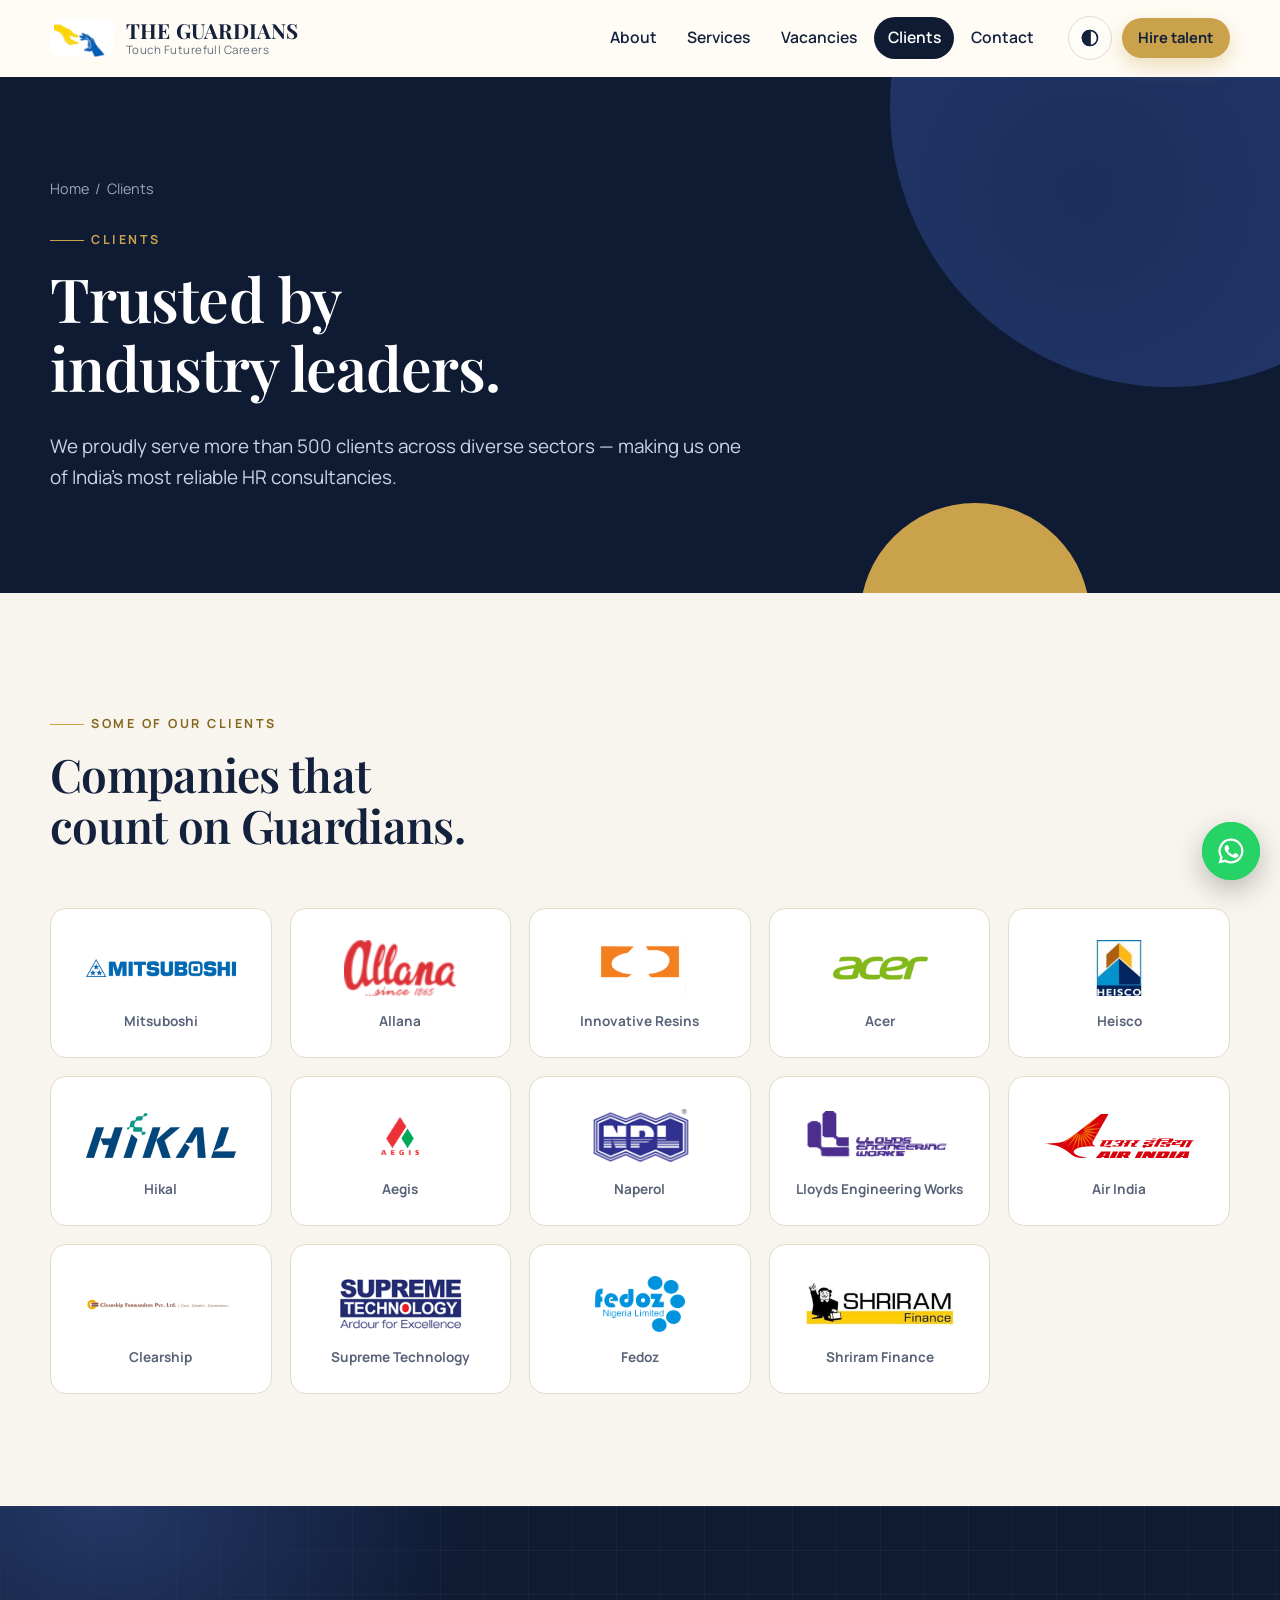
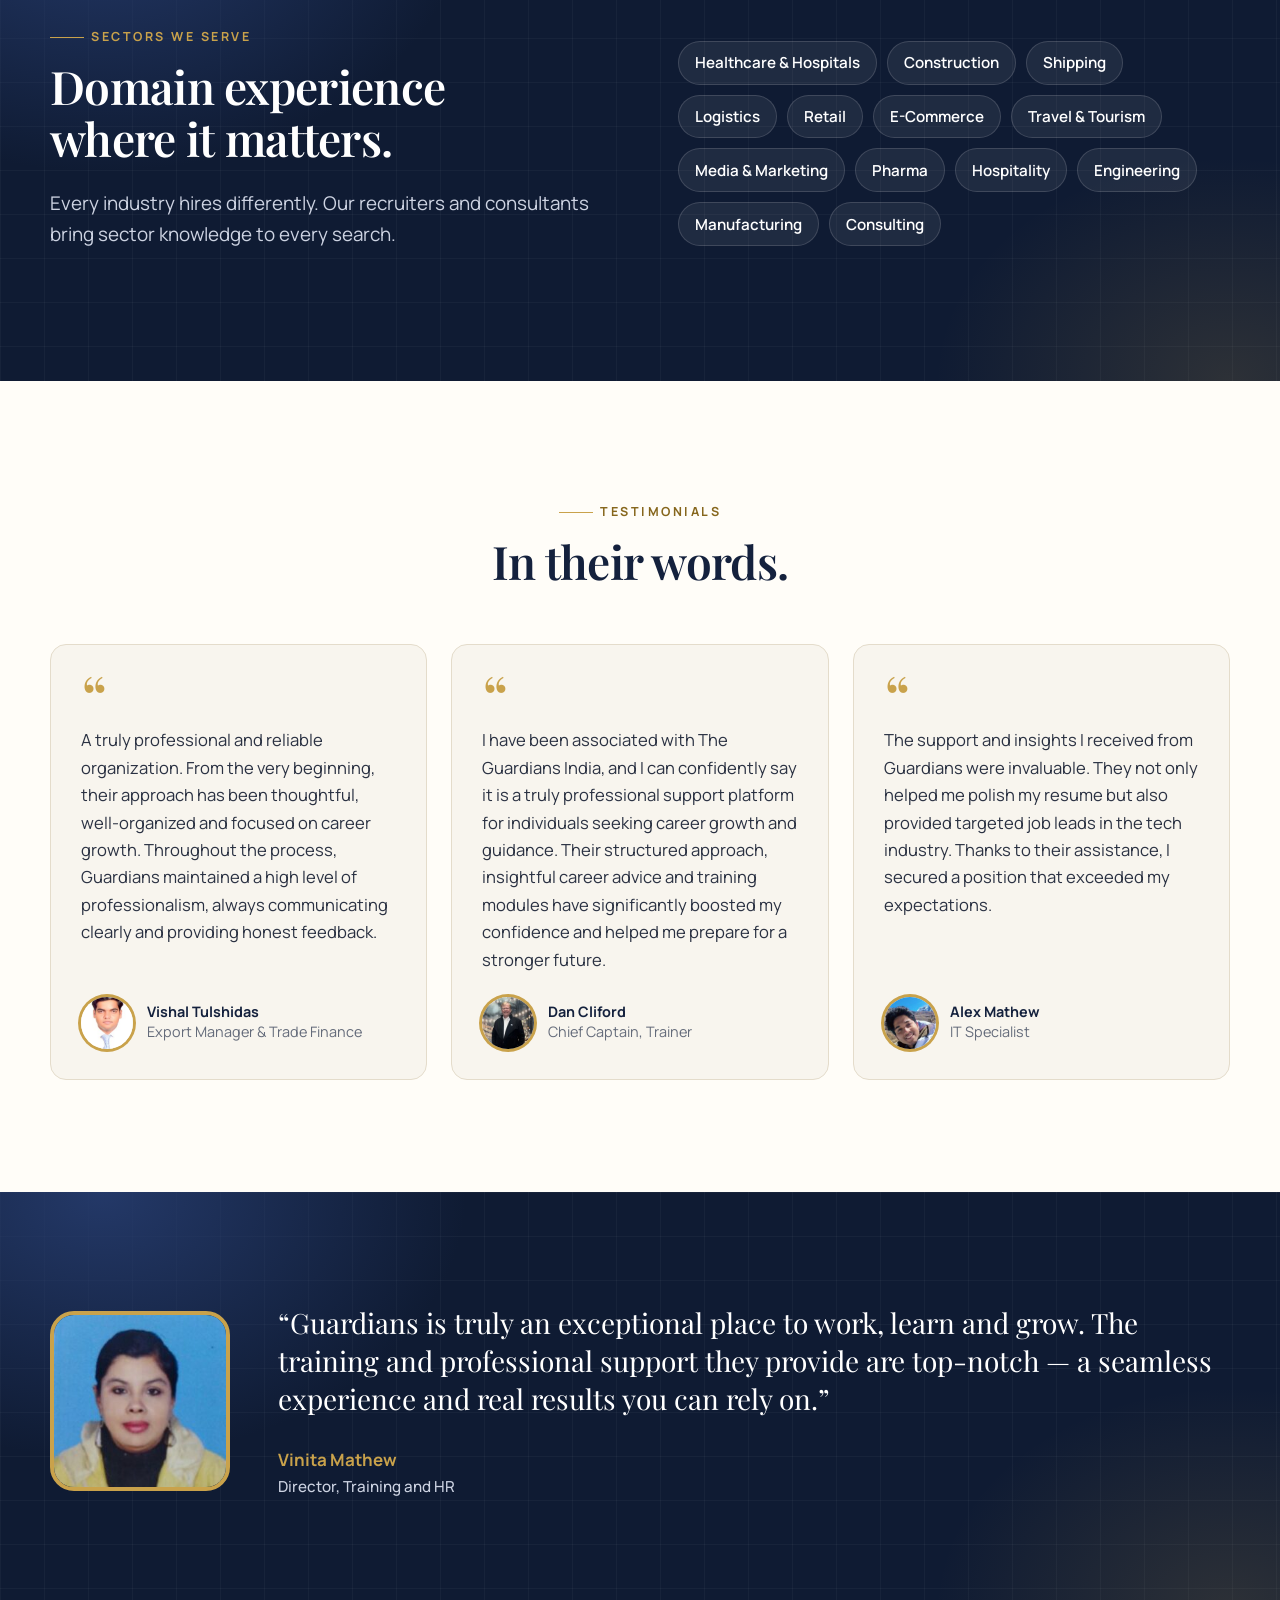
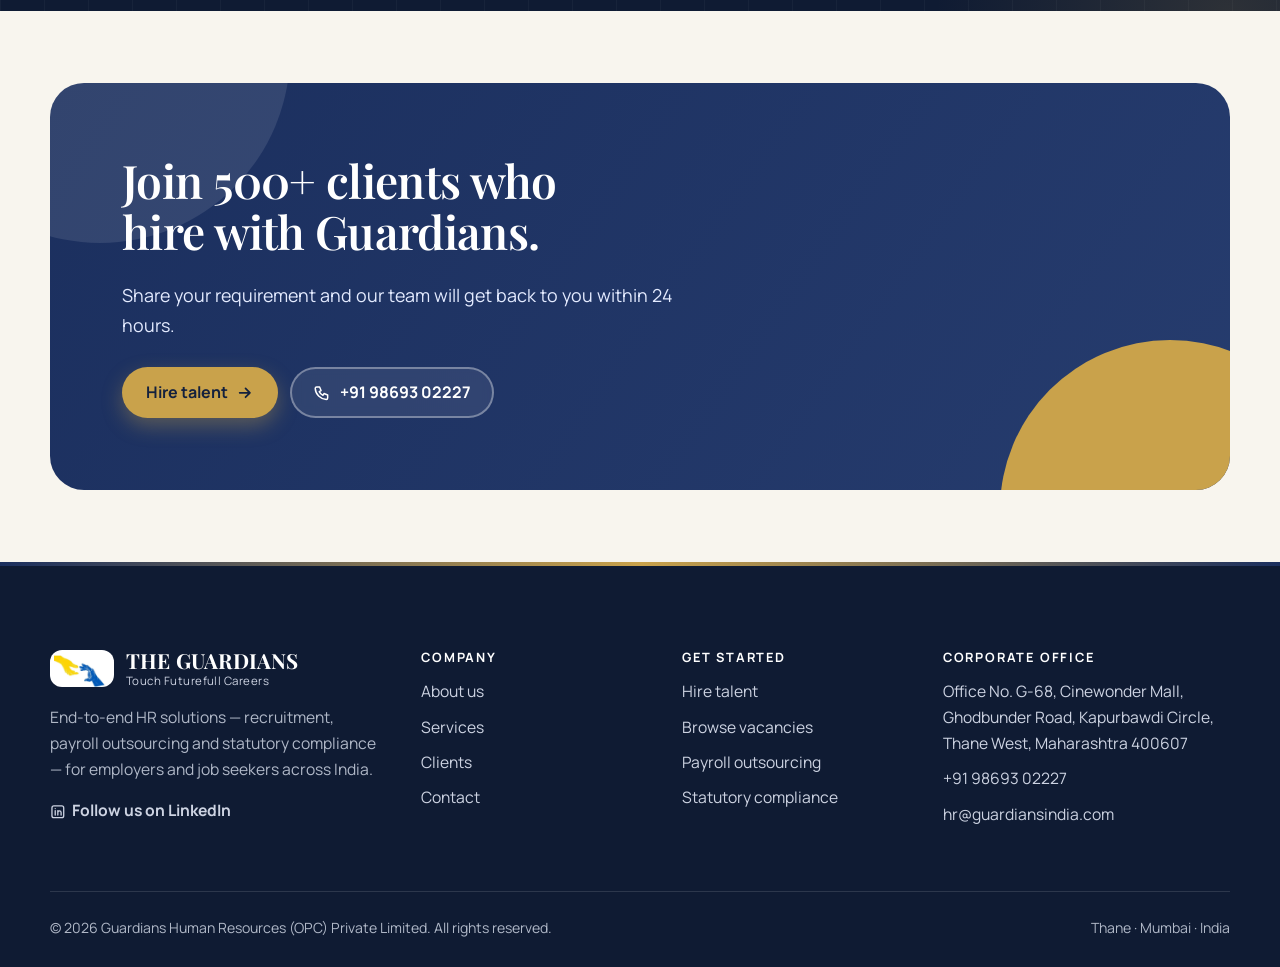
<file: clients.html>
<!doctype html>
<html lang="en-IN">
<head>
<meta charset="utf-8">
<meta name="viewport" content="width=device-width, initial-scale=1">
<title>Our Clients — The Guardians</title>
<meta name="description" content="Guardians serves 500+ clients across healthcare, construction, shipping, retail, logistics, travel, media and e-commerce.">
<meta name="theme-color" content="#0f1b33">
<meta property="og:type" content="website">
<meta property="og:site_name" content="The Guardians">
<meta property="og:title" content="Our Clients — The Guardians">
<meta property="og:description" content="Guardians serves 500+ clients across healthcare, construction, shipping, retail, logistics, travel, media and e-commerce.">
<meta property="og:image" content="https://guardiansindia.com/assets/img/logo.webp">
<link rel="canonical" href="https://guardiansindia.com/clients">
<meta property="og:url" content="https://guardiansindia.com/clients">
<link rel="icon" href="assets/img/favicon.svg" type="image/svg+xml">
<script src="assets/js/theme.js"></script>
<link rel="preconnect" href="https://fonts.googleapis.com">
<link rel="preconnect" href="https://fonts.gstatic.com" crossorigin>
<link href="https://fonts.googleapis.com/css2?family=Playfair+Display:ital,wght@0,500..800;1,500..700&family=Manrope:wght@400..800&display=swap" rel="stylesheet">
<link rel="stylesheet" href="assets/css/styles.css">
</head>
<body>
<a class="skip-link" href="#main">Skip to content</a>
<div class="progress" aria-hidden="true"></div>

<header class="site-header">
  <div class="container header-inner">
    <a class="brand" href="index.html" aria-label="The Guardians — home"><span class="brand-mark" aria-hidden="true"></span><span class="brand-text"><span class="brand-name">THE GUARDIANS</span><span class="brand-tag">Touch Futurefull Careers</span></span></a>
    <nav class="nav" id="site-nav" aria-label="Main">
      <ul><li><a href="about.html">About</a></li><li><a href="services.html">Services</a></li><li><a href="vacancies.html">Vacancies</a></li><li><a href="clients.html" aria-current="page">Clients</a></li><li><a href="contact.html">Contact</a></li></ul>
    </nav>
    <div class="header-cta">
      <details class="theme-menu">
        <summary class="icon-btn" aria-label="Theme and colours"><svg viewBox="0 0 24 24" fill="none" stroke="currentColor" stroke-width="2" stroke-linecap="round" stroke-linejoin="round" aria-hidden="true"><circle cx="12" cy="12" r="9"/><path d="M12 3a9 9 0 0 0 0 18z" fill="currentColor"/></svg></summary>
        <div class="theme-panel">
          <h4>Appearance</h4>
          <div class="mode-row">
            <button type="button" data-mode="light">Light</button>
            <button type="button" data-mode="dark">Dark</button>
            <button type="button" data-mode="auto">Auto</button>
          </div>
          <h4>Colour</h4>
          <div class="swatch-row">
            <button type="button" data-palette="classic"><span class="swatch" style="--a:#1b2f5e;--b:#c9a24b"></span>Classic</button>
            <button type="button" data-palette="forest"><span class="swatch" style="--a:#1f4d3a;--b:#c9a24b"></span>Forest</button>
            <button type="button" data-palette="burgundy"><span class="swatch" style="--a:#6e1f2e;--b:#c9a24b"></span>Burgundy</button>
          </div>
        </div>
      </details>
      <a class="btn btn-accent btn-sm" href="contact.html?i-am=Employer&amp;subject=Hiring%20requirement">Hire talent</a>
    </div>
    <button class="nav-toggle" type="button" aria-controls="site-nav" aria-expanded="false" aria-label="Menu"><span></span></button>
  </div>
</header>

<main id="main">
<section class="page-hero">
  <div class="container">
    <p class="crumbs"><a href="index.html">Home</a> &nbsp;/&nbsp; Clients</p>
    <span class="eyebrow">Clients</span>
    <h1>Trusted by industry leaders.</h1>
    <p class="lead">We proudly serve more than 500 clients across diverse sectors — making us one of India’s most reliable HR consultancies.</p>
  </div>
</section>
<section class="section">
  <div class="container">
    <div class="section-head">
      <span class="eyebrow">Some of our clients</span>
      <h2>Companies that count on Guardians.</h2>
    </div>
    <div class="logo-wall">
      <a class="logo-tile reveal" href="https://www.mitsuboshi.com/english/" target="_blank" rel="noopener"><img src="assets/img/clients/mitsuboshi.png" alt="Mitsuboshi logo" loading="lazy"><span>Mitsuboshi</span></a><a class="logo-tile reveal" href="https://www.allanagroup.in/" target="_blank" rel="noopener"><img src="assets/img/clients/allana.png" alt="Allana logo" loading="lazy"><span>Allana</span></a><a class="logo-tile reveal" href="https://www.innovativeresins.in/" target="_blank" rel="noopener"><img src="assets/img/clients/innovative-resins.png" alt="Innovative Resins logo" loading="lazy"><span>Innovative Resins</span></a><a class="logo-tile reveal" href="https://www.acer.com/in-en" target="_blank" rel="noopener"><img src="assets/img/clients/acer.png" alt="Acer logo" loading="lazy"><span>Acer</span></a><a class="logo-tile reveal" href="https://www.heisco.com/" target="_blank" rel="noopener"><img src="assets/img/clients/heisco.jpg" alt="Heisco logo" loading="lazy"><span>Heisco</span></a><a class="logo-tile reveal" href="https://www.hikal.com/" target="_blank" rel="noopener"><img src="assets/img/clients/hikal.png" alt="Hikal logo" loading="lazy"><span>Hikal</span></a><a class="logo-tile reveal" href="https://aegisindia.com/" target="_blank" rel="noopener"><img src="assets/img/clients/aegis.png" alt="Aegis logo" loading="lazy"><span>Aegis</span></a><a class="logo-tile reveal" href="https://naperol.com/" target="_blank" rel="noopener"><img src="assets/img/clients/naperol.png" alt="Naperol logo" loading="lazy"><span>Naperol</span></a><a class="logo-tile reveal" href="https://www.lloydsengg.in/" target="_blank" rel="noopener"><img src="assets/img/clients/lloyds.png" alt="Lloyds Engineering Works logo" loading="lazy"><span>Lloyds Engineering Works</span></a><a class="logo-tile reveal" href="https://www.airindia.com/" target="_blank" rel="noopener"><img src="assets/img/clients/air-india.svg" alt="Air India logo" loading="lazy"><span>Air India</span></a><a class="logo-tile reveal" href="https://clearship.com/" target="_blank" rel="noopener"><img src="assets/img/clients/clearship.jpg" alt="Clearship logo" loading="lazy"><span>Clearship</span></a><a class="logo-tile reveal" href="https://supremetechnology.co.in/" target="_blank" rel="noopener"><img src="assets/img/clients/supreme-technology.png" alt="Supreme Technology logo" loading="lazy"><span>Supreme Technology</span></a><a class="logo-tile reveal" href="https://fedoz.net/Home.html" target="_blank" rel="noopener"><img src="assets/img/clients/fedoz.png" alt="Fedoz logo" loading="lazy"><span>Fedoz</span></a><a class="logo-tile reveal" href="https://www.shriramfinance.in/" target="_blank" rel="noopener"><img src="assets/img/clients/shriram-finance.jpg" alt="Shriram Finance logo" loading="lazy"><span>Shriram Finance</span></a>
    </div>
  </div>
</section>

<section class="section section-ink">
  <div class="container split center">
    <div>
      <span class="eyebrow">Sectors we serve</span>
      <h2>Domain experience where it matters.</h2>
      <p class="lead">Every industry hires differently. Our recruiters and consultants bring sector knowledge to every search.</p>
    </div>
    <ul class="chips reveal"><li class="chip">Healthcare & Hospitals</li><li class="chip">Construction</li><li class="chip">Shipping</li><li class="chip">Logistics</li><li class="chip">Retail</li><li class="chip">E-Commerce</li><li class="chip">Travel & Tourism</li><li class="chip">Media & Marketing</li><li class="chip">Pharma</li><li class="chip">Hospitality</li><li class="chip">Engineering</li><li class="chip">Manufacturing</li><li class="chip">Consulting</li></ul>
  </div>
</section>

<section class="section section-alt">
  <div class="container">
    <div class="section-head center">
      <span class="eyebrow">Testimonials</span>
      <h2>In their words.</h2>
    </div>
    <div class="grid grid-3">
      <figure class="card quote reveal d0">
        <blockquote>A truly professional and reliable organization. From the very beginning, their approach has been thoughtful, well-organized and focused on career growth. Throughout the process, Guardians maintained a high level of professionalism, always communicating clearly and providing honest feedback.</blockquote>
        <figcaption class="person"><img src="assets/img/people/vishal-tulshidas.jpg" alt="" width="52" height="52" loading="lazy"><span><strong>Vishal Tulshidas</strong><span>Export Manager &amp; Trade Finance</span></span></figcaption>
      </figure>
      <figure class="card quote reveal d1">
        <blockquote>I have been associated with The Guardians India, and I can confidently say it is a truly professional support platform for individuals seeking career growth and guidance. Their structured approach, insightful career advice and training modules have significantly boosted my confidence and helped me prepare for a stronger future.</blockquote>
        <figcaption class="person"><img src="assets/img/people/dan-cliford.jpg" alt="" width="52" height="52" loading="lazy"><span><strong>Dan Cliford</strong><span>Chief Captain, Trainer</span></span></figcaption>
      </figure>
      <figure class="card quote reveal d2">
        <blockquote>The support and insights I received from Guardians were invaluable. They not only helped me polish my resume but also provided targeted job leads in the tech industry. Thanks to their assistance, I secured a position that exceeded my expectations.</blockquote>
        <figcaption class="person"><img src="assets/img/people/alex-mathew.jpg" alt="" width="52" height="52" loading="lazy"><span><strong>Alex Mathew</strong><span>IT Specialist</span></span></figcaption>
      </figure>
    </div>
  </div>
</section>

<section class="section section-ink">
  <div class="container">
    <figure class="feature-quote reveal">
        <img src="assets/img/people/vinita-mathew.jpg" alt="Vinita Mathew" width="180" height="180" loading="lazy">
        <div>
          <blockquote>“Guardians is truly an exceptional place to work, learn and grow. The training and professional support they provide are top-notch — a seamless experience and real results you can rely on.”</blockquote>
          <figcaption><cite>Vinita Mathew<span>Director, Training and HR</span></cite></figcaption>
        </div>
      </figure>
  </div>
</section>

<section class="section-tight">
  <div class="container">
    <div class="cta-band reveal">
      <h2>Join 500+ clients who hire with Guardians.</h2>
      <p>Share your requirement and our team will get back to you within 24 hours.</p>
      <div class="cta-actions">
        <a class="btn btn-accent" href="contact.html?i-am=Employer&amp;subject=Hiring%20requirement">Hire talent <svg viewBox="0 0 24 24" fill="none" stroke="currentColor" stroke-width="2.4" stroke-linecap="round" stroke-linejoin="round" aria-hidden="true"><path d="M5 12h14M13 6l6 6-6 6"/></svg></a>
        <a class="btn btn-light" href="tel:+919869302227"><svg viewBox="0 0 24 24" fill="none" stroke="currentColor" stroke-width="2" stroke-linecap="round" stroke-linejoin="round" aria-hidden="true"><path d="M5 4h4l2 5-2.5 1.5a11 11 0 0 0 5 5L15 13l5 2v4a2 2 0 0 1-2 2A16 16 0 0 1 3 6a2 2 0 0 1 2-2z"/></svg> +91 98693 02227</a>
      </div>
    </div>
  </div>
</section>

</main>

<footer class="site-footer">
  <div class="container">
    <div class="footer-grid">
      <div>
        <a class="brand" href="index.html" aria-label="The Guardians — home"><span class="brand-mark" aria-hidden="true"></span><span class="brand-text"><span class="brand-name">THE GUARDIANS</span><span class="brand-tag">Touch Futurefull Careers</span></span></a>
        <p>End-to-end HR solutions — recruitment, payroll outsourcing and statutory compliance — for employers and job seekers across India.</p>
        <p><a href="https://www.linkedin.com/company/the-guardians-india/" target="_blank" rel="noopener" class="link-arrow"><svg viewBox="0 0 24 24" fill="none" stroke="currentColor" stroke-width="2" stroke-linecap="round" stroke-linejoin="round" aria-hidden="true"><rect x="3" y="3" width="18" height="18" rx="3"/><path d="M8 10v7M8 7v.01M12 17v-4a2.5 2.5 0 0 1 5 0v4M12 10v7"/></svg> Follow us on LinkedIn</a></p>
      </div>
      <div>
        <h4>Company</h4>
        <ul>
          <li><a href="about.html">About us</a></li>
          <li><a href="services.html">Services</a></li>
          <li><a href="clients.html">Clients</a></li>
          <li><a href="contact.html">Contact</a></li>
        </ul>
      </div>
      <div>
        <h4>Get started</h4>
        <ul>
          <li><a href="contact.html?i-am=Employer&amp;subject=Hiring%20requirement">Hire talent</a></li>
          <li><a href="vacancies.html">Browse vacancies</a></li>
          <li><a href="services.html#payroll">Payroll outsourcing</a></li>
          <li><a href="services.html#compliance">Statutory compliance</a></li>
        </ul>
      </div>
      <div>
        <h4>Corporate office</h4>
        <ul>
          <li><a href="https://www.google.com/maps/search/?api=1&query=Guardians+Human+Resources+OPC+Pvt+Ltd+Cinewonder+Mall+Thane" target="_blank" rel="noopener">Office No. G-68, Cinewonder Mall, Ghodbunder Road, Kapurbawdi Circle, Thane West, Maharashtra 400607</a></li>
          <li><a href="tel:+919869302227">+91 98693 02227</a></li>
          <li><a href="mailto:hr@guardiansindia.com">hr@guardiansindia.com</a></li>
        </ul>
      </div>
    </div>
    <div class="footer-bottom">
      <span>© <span data-year>2026</span> Guardians Human Resources (OPC) Private Limited. All rights reserved.</span>
      <span>Thane · Mumbai · India</span>
    </div>
  </div>
</footer>

<a class="wa-fab" href="https://wa.me/919869302227" target="_blank" rel="noopener" aria-label="Chat with us on WhatsApp"><svg viewBox="0 0 24 24" fill="currentColor" aria-hidden="true"><path d="M12 2a10 10 0 0 0-8.600 15.100L2 22l5-1.300A10 10 0 1 0 12 2zm0 1.800a8.200 8.200 0 1 1-4.200 15.250l-.300-.180-2.900.760.770-2.830-.200-.300A8.200 8.200 0 0 1 12 3.800zM8.500 7.300c-.200 0-.500.070-.700.330-.250.270-.950.930-.950 2.260 0 1.330.970 2.620 1.110 2.800.140.180 1.900 3.030 4.700 4.130 2.320.920 2.800.740 3.300.690.500-.050 1.630-.670 1.860-1.310.230-.640.230-1.190.160-1.310-.070-.110-.250-.180-.530-.320-.270-.140-1.630-.800-1.880-.900-.250-.090-.440-.140-.620.140-.180.270-.710.900-.870 1.080-.160.180-.320.200-.600.070-.270-.140-1.160-.430-2.210-1.360-.820-.730-1.370-1.630-1.530-1.900-.160-.280-.020-.430.120-.560.120-.120.270-.320.410-.480.140-.160.180-.270.270-.460.090-.180.050-.340-.020-.480-.070-.140-.610-1.500-.850-2.050-.220-.530-.450-.460-.620-.470l-.520-.010z"/></svg></a>

<script src="assets/js/static-config.js"></script>
<script src="assets/js/main.js" defer></script>
</body>
</html>
</file>
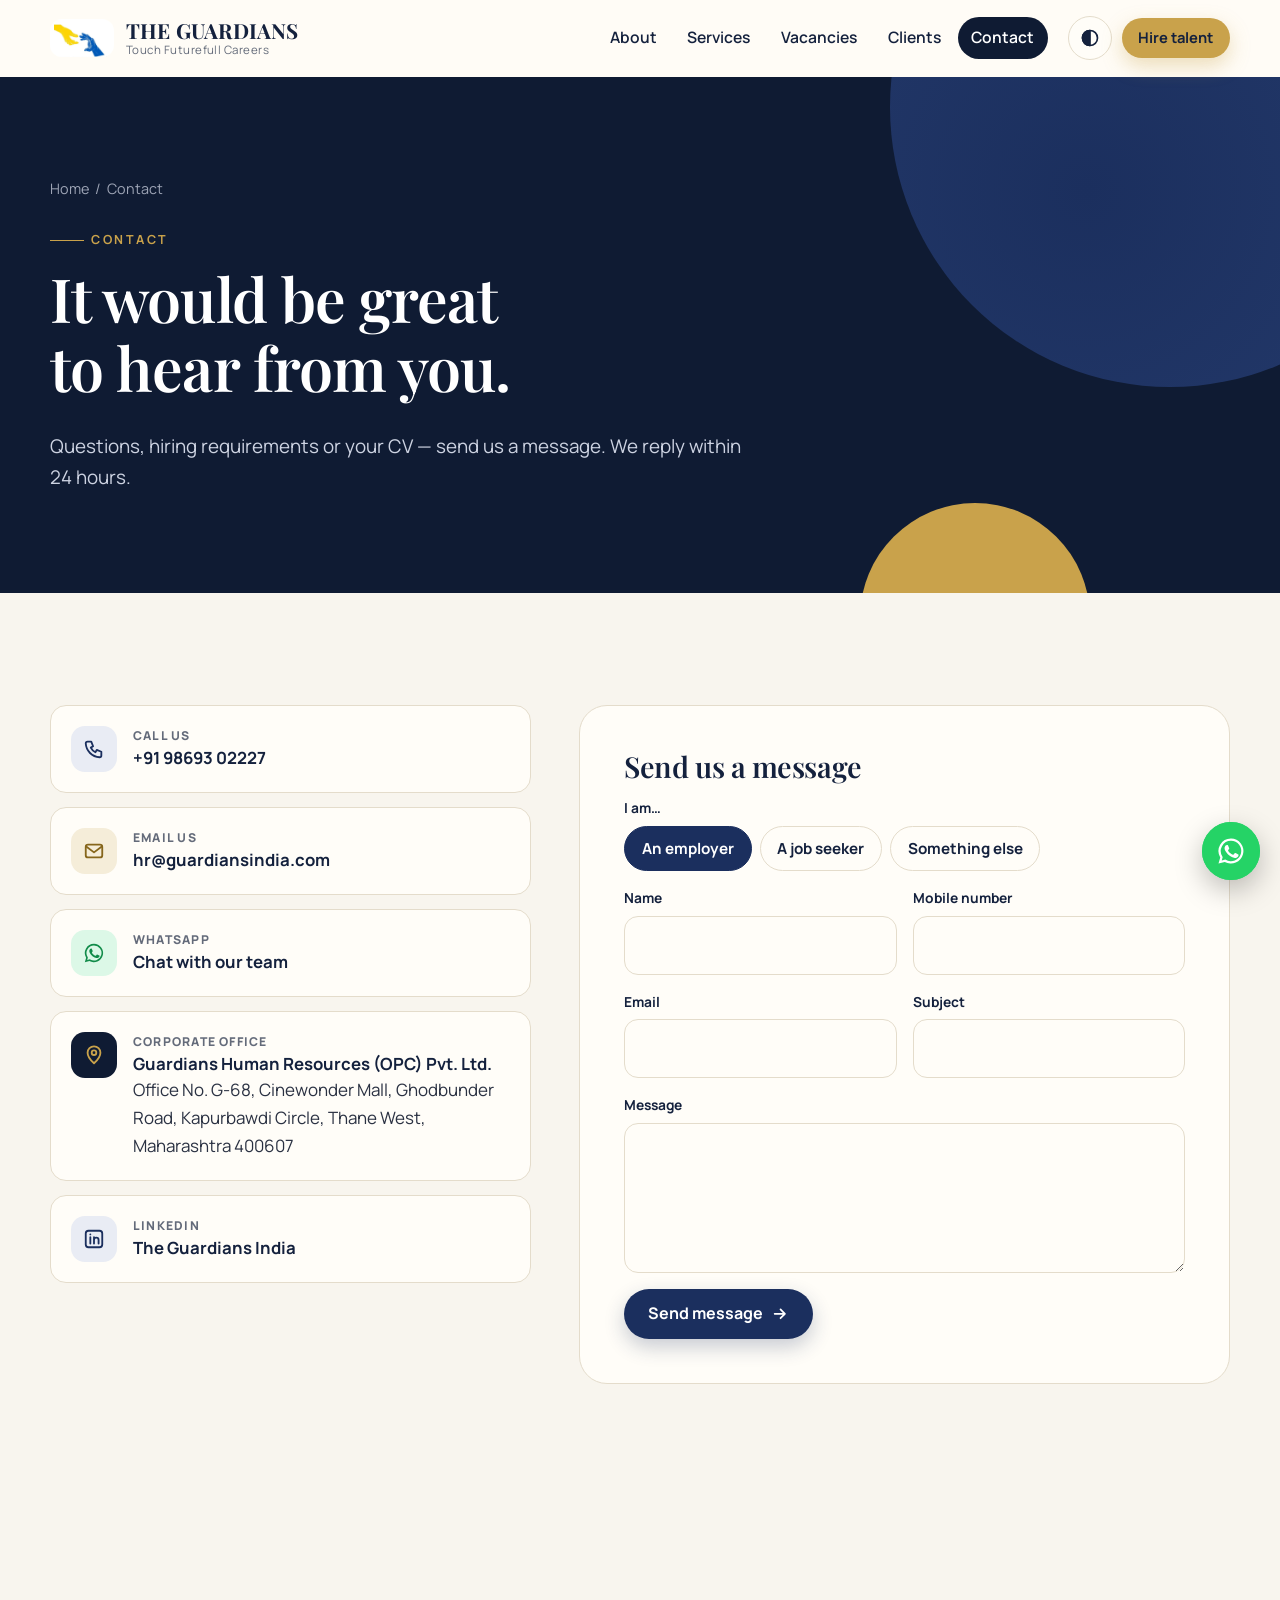
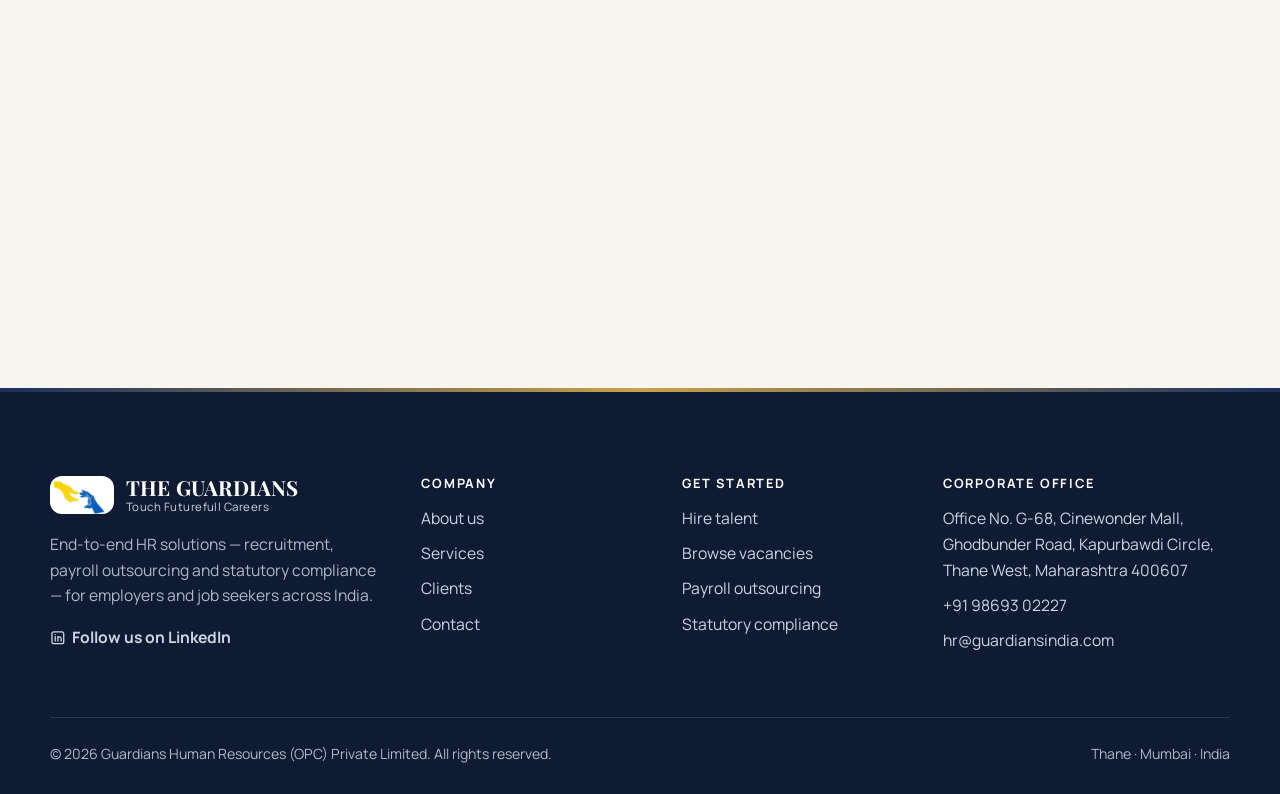
<file: contact.html>
<!doctype html>
<html lang="en-IN">
<head>
<meta charset="utf-8">
<meta name="viewport" content="width=device-width, initial-scale=1">
<title>Contact — The Guardians</title>
<meta name="description" content="Contact Guardians Human Resources in Thane West: call +91 98693 02227, email hr@guardiansindia.com or send a message. We reply within 24 hours.">
<meta name="theme-color" content="#0f1b33">
<meta property="og:type" content="website">
<meta property="og:site_name" content="The Guardians">
<meta property="og:title" content="Contact — The Guardians">
<meta property="og:description" content="Contact Guardians Human Resources in Thane West: call +91 98693 02227, email hr@guardiansindia.com or send a message. We reply within 24 hours.">
<meta property="og:image" content="https://guardiansindia.com/assets/img/logo.webp">
<link rel="canonical" href="https://guardiansindia.com/contact">
<meta property="og:url" content="https://guardiansindia.com/contact">
<link rel="icon" href="assets/img/favicon.svg" type="image/svg+xml">
<script src="assets/js/theme.js"></script>
<link rel="preconnect" href="https://fonts.googleapis.com">
<link rel="preconnect" href="https://fonts.gstatic.com" crossorigin>
<link href="https://fonts.googleapis.com/css2?family=Playfair+Display:ital,wght@0,500..800;1,500..700&family=Manrope:wght@400..800&display=swap" rel="stylesheet">
<link rel="stylesheet" href="assets/css/styles.css">
</head>
<body>
<a class="skip-link" href="#main">Skip to content</a>
<div class="progress" aria-hidden="true"></div>

<header class="site-header">
  <div class="container header-inner">
    <a class="brand" href="index.html" aria-label="The Guardians — home"><span class="brand-mark" aria-hidden="true"></span><span class="brand-text"><span class="brand-name">THE GUARDIANS</span><span class="brand-tag">Touch Futurefull Careers</span></span></a>
    <nav class="nav" id="site-nav" aria-label="Main">
      <ul><li><a href="about.html">About</a></li><li><a href="services.html">Services</a></li><li><a href="vacancies.html">Vacancies</a></li><li><a href="clients.html">Clients</a></li><li><a href="contact.html" aria-current="page">Contact</a></li></ul>
    </nav>
    <div class="header-cta">
      <details class="theme-menu">
        <summary class="icon-btn" aria-label="Theme and colours"><svg viewBox="0 0 24 24" fill="none" stroke="currentColor" stroke-width="2" stroke-linecap="round" stroke-linejoin="round" aria-hidden="true"><circle cx="12" cy="12" r="9"/><path d="M12 3a9 9 0 0 0 0 18z" fill="currentColor"/></svg></summary>
        <div class="theme-panel">
          <h4>Appearance</h4>
          <div class="mode-row">
            <button type="button" data-mode="light">Light</button>
            <button type="button" data-mode="dark">Dark</button>
            <button type="button" data-mode="auto">Auto</button>
          </div>
          <h4>Colour</h4>
          <div class="swatch-row">
            <button type="button" data-palette="classic"><span class="swatch" style="--a:#1b2f5e;--b:#c9a24b"></span>Classic</button>
            <button type="button" data-palette="forest"><span class="swatch" style="--a:#1f4d3a;--b:#c9a24b"></span>Forest</button>
            <button type="button" data-palette="burgundy"><span class="swatch" style="--a:#6e1f2e;--b:#c9a24b"></span>Burgundy</button>
          </div>
        </div>
      </details>
      <a class="btn btn-accent btn-sm" href="contact.html?i-am=Employer&amp;subject=Hiring%20requirement">Hire talent</a>
    </div>
    <button class="nav-toggle" type="button" aria-controls="site-nav" aria-expanded="false" aria-label="Menu"><span></span></button>
  </div>
</header>

<main id="main">
<section class="page-hero">
  <div class="container">
    <p class="crumbs"><a href="index.html">Home</a> &nbsp;/&nbsp; Contact</p>
    <span class="eyebrow">Contact</span>
    <h1>It would be great to hear from you.</h1>
    <p class="lead">Questions, hiring requirements or your CV — send us a message. We reply within 24 hours.</p>
  </div>
</section>
<section class="section">
  <div class="container contact-grid">
    <div class="contact-list">
      <a class="contact-item" href="tel:+919869302227">
        <span class="icon"><svg viewBox="0 0 24 24" fill="none" stroke="currentColor" stroke-width="2" stroke-linecap="round" stroke-linejoin="round" aria-hidden="true"><path d="M5 4h4l2 5-2.5 1.5a11 11 0 0 0 5 5L15 13l5 2v4a2 2 0 0 1-2 2A16 16 0 0 1 3 6a2 2 0 0 1 2-2z"/></svg></span>
        <span><small>Call us</small><strong>+91 98693 02227</strong></span>
      </a>
      <a class="contact-item" href="mailto:hr@guardiansindia.com">
        <span class="icon yellow"><svg viewBox="0 0 24 24" fill="none" stroke="currentColor" stroke-width="2" stroke-linecap="round" stroke-linejoin="round" aria-hidden="true"><rect x="3" y="5" width="18" height="14" rx="2.5"/><path d="M3.5 7l8.5 6.5L20.5 7"/></svg></span>
        <span><small>Email us</small><strong>hr@guardiansindia.com</strong></span>
      </a>
      <a class="contact-item" href="https://wa.me/919869302227" target="_blank" rel="noopener">
        <span class="icon wa"><svg viewBox="0 0 24 24" fill="currentColor" aria-hidden="true"><path d="M12 2a10 10 0 0 0-8.600 15.100L2 22l5-1.300A10 10 0 1 0 12 2zm0 1.800a8.200 8.200 0 1 1-4.200 15.250l-.300-.180-2.900.760.770-2.830-.200-.300A8.200 8.200 0 0 1 12 3.800zM8.500 7.300c-.200 0-.500.070-.700.330-.250.270-.950.930-.950 2.260 0 1.330.970 2.620 1.110 2.800.140.180 1.900 3.030 4.700 4.130 2.320.920 2.800.740 3.300.690.500-.050 1.630-.670 1.860-1.310.230-.640.230-1.190.160-1.310-.070-.110-.250-.180-.530-.320-.270-.140-1.630-.800-1.880-.900-.250-.090-.440-.140-.620.140-.180.270-.710.900-.870 1.080-.160.180-.320.200-.600.070-.270-.140-1.160-.430-2.210-1.360-.820-.730-1.370-1.630-1.530-1.900-.160-.280-.020-.430.120-.560.120-.120.270-.320.410-.480.140-.160.180-.270.270-.460.090-.180.050-.340-.020-.480-.070-.140-.610-1.500-.850-2.050-.220-.530-.450-.460-.620-.470l-.520-.010z"/></svg></span>
        <span><small>WhatsApp</small><strong>Chat with our team</strong></span>
      </a>
      <a class="contact-item" href="https://www.google.com/maps/search/?api=1&query=Guardians+Human+Resources+OPC+Pvt+Ltd+Cinewonder+Mall+Thane" target="_blank" rel="noopener">
        <span class="icon ink"><svg viewBox="0 0 24 24" fill="none" stroke="currentColor" stroke-width="2" stroke-linecap="round" stroke-linejoin="round" aria-hidden="true"><path d="M12 21s7-6.2 7-11.5A7 7 0 0 0 5 9.5C5 14.8 12 21 12 21z"/><circle cx="12" cy="9.5" r="2.5"/></svg></span>
        <span><small>Corporate office</small><strong>Guardians Human Resources (OPC) Pvt. Ltd.</strong>Office No. G-68, Cinewonder Mall, Ghodbunder Road, Kapurbawdi Circle, Thane West, Maharashtra 400607</span>
      </a>
      <a class="contact-item" href="https://www.linkedin.com/company/the-guardians-india/" target="_blank" rel="noopener">
        <span class="icon"><svg viewBox="0 0 24 24" fill="none" stroke="currentColor" stroke-width="2" stroke-linecap="round" stroke-linejoin="round" aria-hidden="true"><rect x="3" y="3" width="18" height="18" rx="3"/><path d="M8 10v7M8 7v.01M12 17v-4a2.5 2.5 0 0 1 5 0v4M12 10v7"/></svg></span>
        <span><small>LinkedIn</small><strong>The Guardians India</strong></span>
      </a>
    </div>

    <div class="panel">
      <h2 style="font-size:1.8rem">Send us a message</h2>
      <form id="contact-form">
        <div class="form-grid">
          <div class="field full">
            <span class="label" id="iam-label">I am…</span>
            <div class="seg" role="radiogroup" aria-labelledby="iam-label">
              <label><input type="radio" name="iam" value="Employer" checked><span>An employer</span></label>
              <label><input type="radio" name="iam" value="Job seeker"><span>A job seeker</span></label>
              <label><input type="radio" name="iam" value="Other"><span>Something else</span></label>
            </div>
          </div>
          <div class="field">
            <label for="f-name">Name</label>
            <input class="input" id="f-name" name="name" type="text" autocomplete="name" required>
          </div>
          <div class="field">
            <label for="f-phone">Mobile number</label>
            <input class="input" id="f-phone" name="phone" type="tel" autocomplete="tel" inputmode="tel" pattern="[0-9+ \(\)\-]{8,16}" title="Please enter a valid mobile number" required>
          </div>
          <div class="field">
            <label for="f-email">Email</label>
            <input class="input" id="f-email" name="email" type="email" autocomplete="email" required>
          </div>
          <div class="field">
            <label for="f-subject">Subject</label>
            <input class="input" id="f-subject" name="subject" type="text" required>
          </div>
          <div class="field full">
            <label for="f-message">Message</label>
            <textarea class="textarea" id="f-message" name="message" required></textarea>
          </div>
          <div class="sr-only" aria-hidden="true">
            <label for="f-website">Leave this field empty</label>
            <input id="f-website" name="website" type="text" tabindex="-1" autocomplete="off">
          </div>
          <div class="full">
            <button class="btn btn-primary" type="submit">Send message <svg viewBox="0 0 24 24" fill="none" stroke="currentColor" stroke-width="2.4" stroke-linecap="round" stroke-linejoin="round" aria-hidden="true"><path d="M5 12h14M13 6l6 6-6 6"/></svg></button>
            <div id="form-status" class="form-status" role="status" aria-live="polite"></div>
          </div>
        </div>
      </form>
    </div>
  </div>
</section>

<section class="section-tight" style="padding-top:0">
  <div class="container">
    <iframe class="map" title="Map showing the Guardians office at Cinewonder Mall, Thane West" loading="lazy" referrerpolicy="no-referrer-when-downgrade"
      src="https://maps.google.com/maps?q=GUARDIANS%20HUMAN%20RESOURCES%20OPC%20PVT%20LTD%20Thane&amp;t=m&amp;z=15&amp;output=embed&amp;iwloc=near"></iframe>
  </div>
</section>

</main>

<footer class="site-footer">
  <div class="container">
    <div class="footer-grid">
      <div>
        <a class="brand" href="index.html" aria-label="The Guardians — home"><span class="brand-mark" aria-hidden="true"></span><span class="brand-text"><span class="brand-name">THE GUARDIANS</span><span class="brand-tag">Touch Futurefull Careers</span></span></a>
        <p>End-to-end HR solutions — recruitment, payroll outsourcing and statutory compliance — for employers and job seekers across India.</p>
        <p><a href="https://www.linkedin.com/company/the-guardians-india/" target="_blank" rel="noopener" class="link-arrow"><svg viewBox="0 0 24 24" fill="none" stroke="currentColor" stroke-width="2" stroke-linecap="round" stroke-linejoin="round" aria-hidden="true"><rect x="3" y="3" width="18" height="18" rx="3"/><path d="M8 10v7M8 7v.01M12 17v-4a2.5 2.5 0 0 1 5 0v4M12 10v7"/></svg> Follow us on LinkedIn</a></p>
      </div>
      <div>
        <h4>Company</h4>
        <ul>
          <li><a href="about.html">About us</a></li>
          <li><a href="services.html">Services</a></li>
          <li><a href="clients.html">Clients</a></li>
          <li><a href="contact.html">Contact</a></li>
        </ul>
      </div>
      <div>
        <h4>Get started</h4>
        <ul>
          <li><a href="contact.html?i-am=Employer&amp;subject=Hiring%20requirement">Hire talent</a></li>
          <li><a href="vacancies.html">Browse vacancies</a></li>
          <li><a href="services.html#payroll">Payroll outsourcing</a></li>
          <li><a href="services.html#compliance">Statutory compliance</a></li>
        </ul>
      </div>
      <div>
        <h4>Corporate office</h4>
        <ul>
          <li><a href="https://www.google.com/maps/search/?api=1&query=Guardians+Human+Resources+OPC+Pvt+Ltd+Cinewonder+Mall+Thane" target="_blank" rel="noopener">Office No. G-68, Cinewonder Mall, Ghodbunder Road, Kapurbawdi Circle, Thane West, Maharashtra 400607</a></li>
          <li><a href="tel:+919869302227">+91 98693 02227</a></li>
          <li><a href="mailto:hr@guardiansindia.com">hr@guardiansindia.com</a></li>
        </ul>
      </div>
    </div>
    <div class="footer-bottom">
      <span>© <span data-year>2026</span> Guardians Human Resources (OPC) Private Limited. All rights reserved.</span>
      <span>Thane · Mumbai · India</span>
    </div>
  </div>
</footer>

<a class="wa-fab" href="https://wa.me/919869302227" target="_blank" rel="noopener" aria-label="Chat with us on WhatsApp"><svg viewBox="0 0 24 24" fill="currentColor" aria-hidden="true"><path d="M12 2a10 10 0 0 0-8.600 15.100L2 22l5-1.300A10 10 0 1 0 12 2zm0 1.800a8.200 8.200 0 1 1-4.200 15.250l-.300-.180-2.900.760.770-2.830-.200-.300A8.200 8.200 0 0 1 12 3.800zM8.500 7.300c-.200 0-.500.070-.700.330-.250.270-.950.930-.950 2.260 0 1.330.970 2.620 1.110 2.800.140.180 1.900 3.030 4.700 4.130 2.320.920 2.800.740 3.300.690.500-.050 1.630-.670 1.860-1.310.230-.640.230-1.190.160-1.310-.070-.110-.250-.180-.530-.320-.270-.140-1.630-.800-1.880-.900-.250-.090-.440-.140-.620.140-.180.270-.710.900-.870 1.080-.160.180-.320.200-.600.070-.270-.140-1.160-.430-2.210-1.360-.820-.730-1.370-1.630-1.530-1.900-.160-.280-.020-.430.120-.560.120-.120.270-.320.410-.480.140-.160.180-.270.270-.460.090-.180.050-.340-.020-.480-.070-.140-.610-1.500-.850-2.050-.220-.530-.450-.460-.620-.470l-.520-.010z"/></svg></a>

<script src="assets/js/static-config.js"></script>
<script src="assets/js/main.js" defer></script>
</body>
</html>
</file>
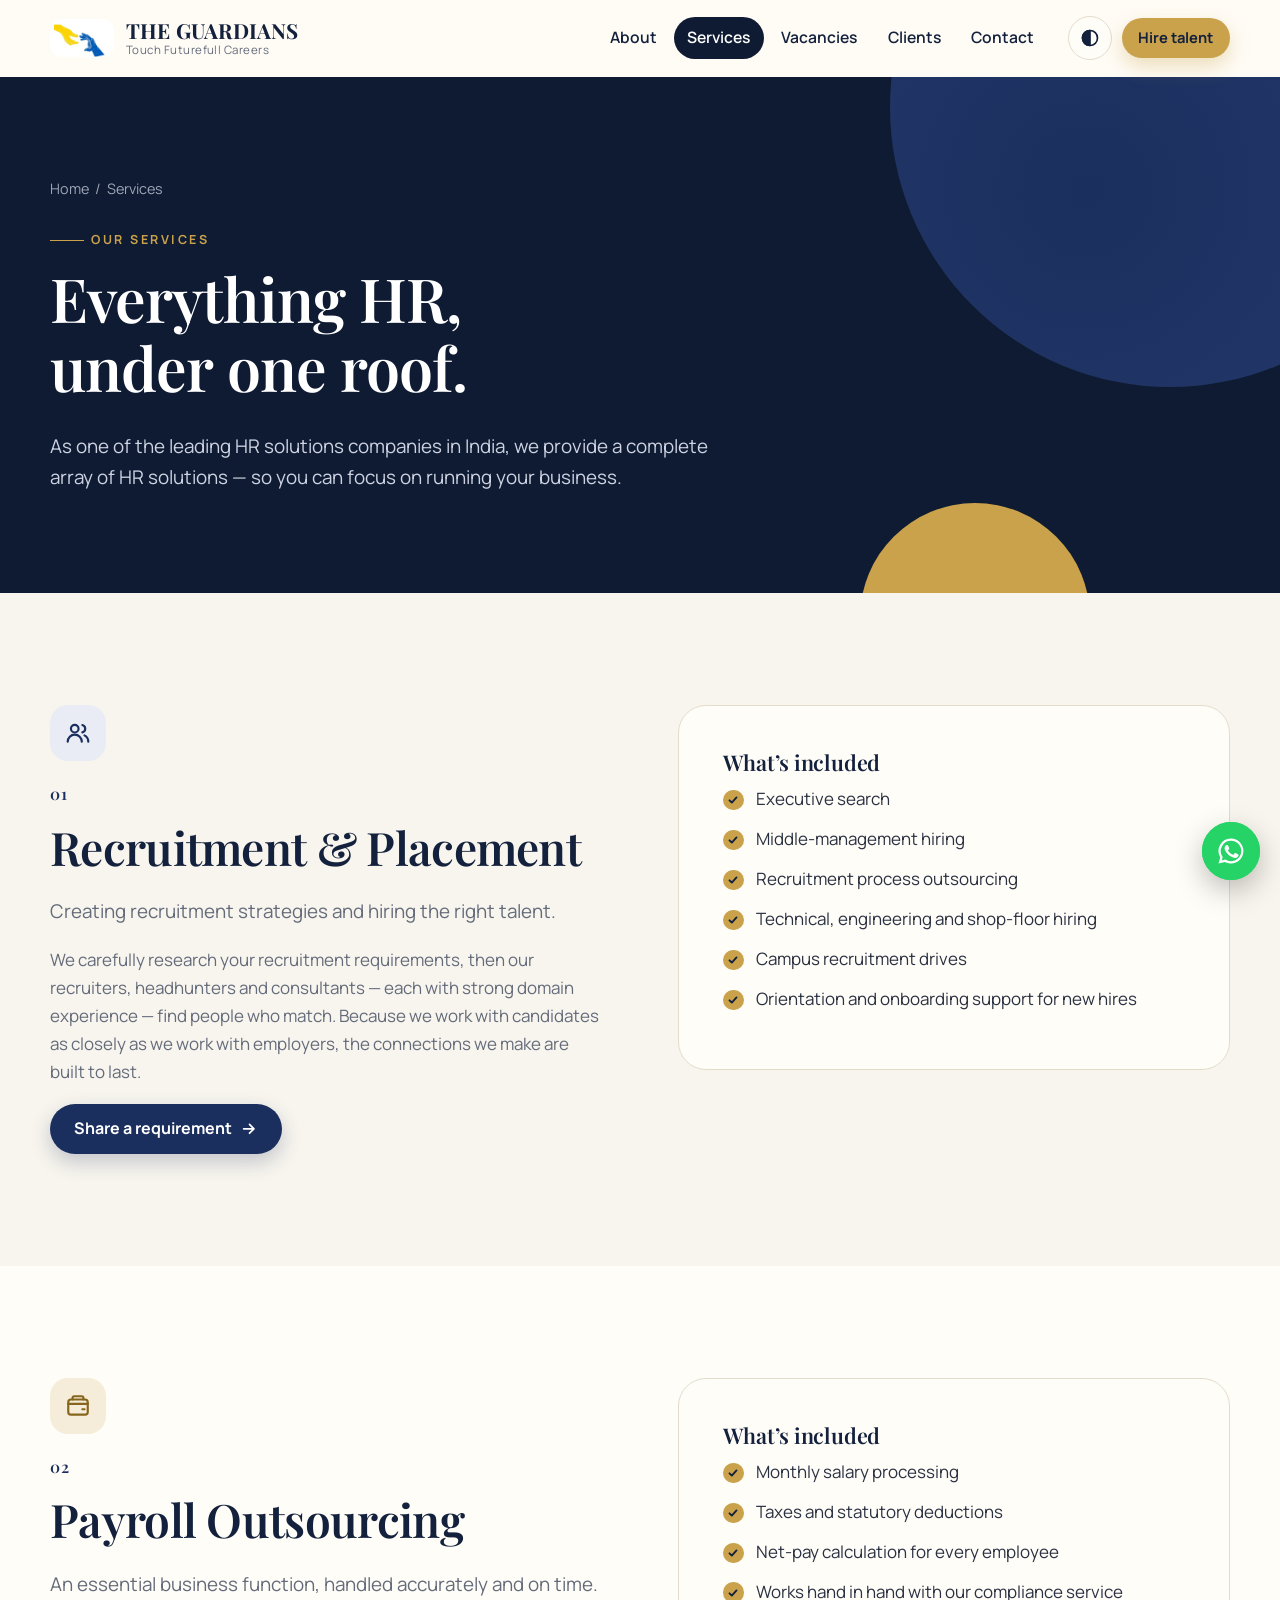
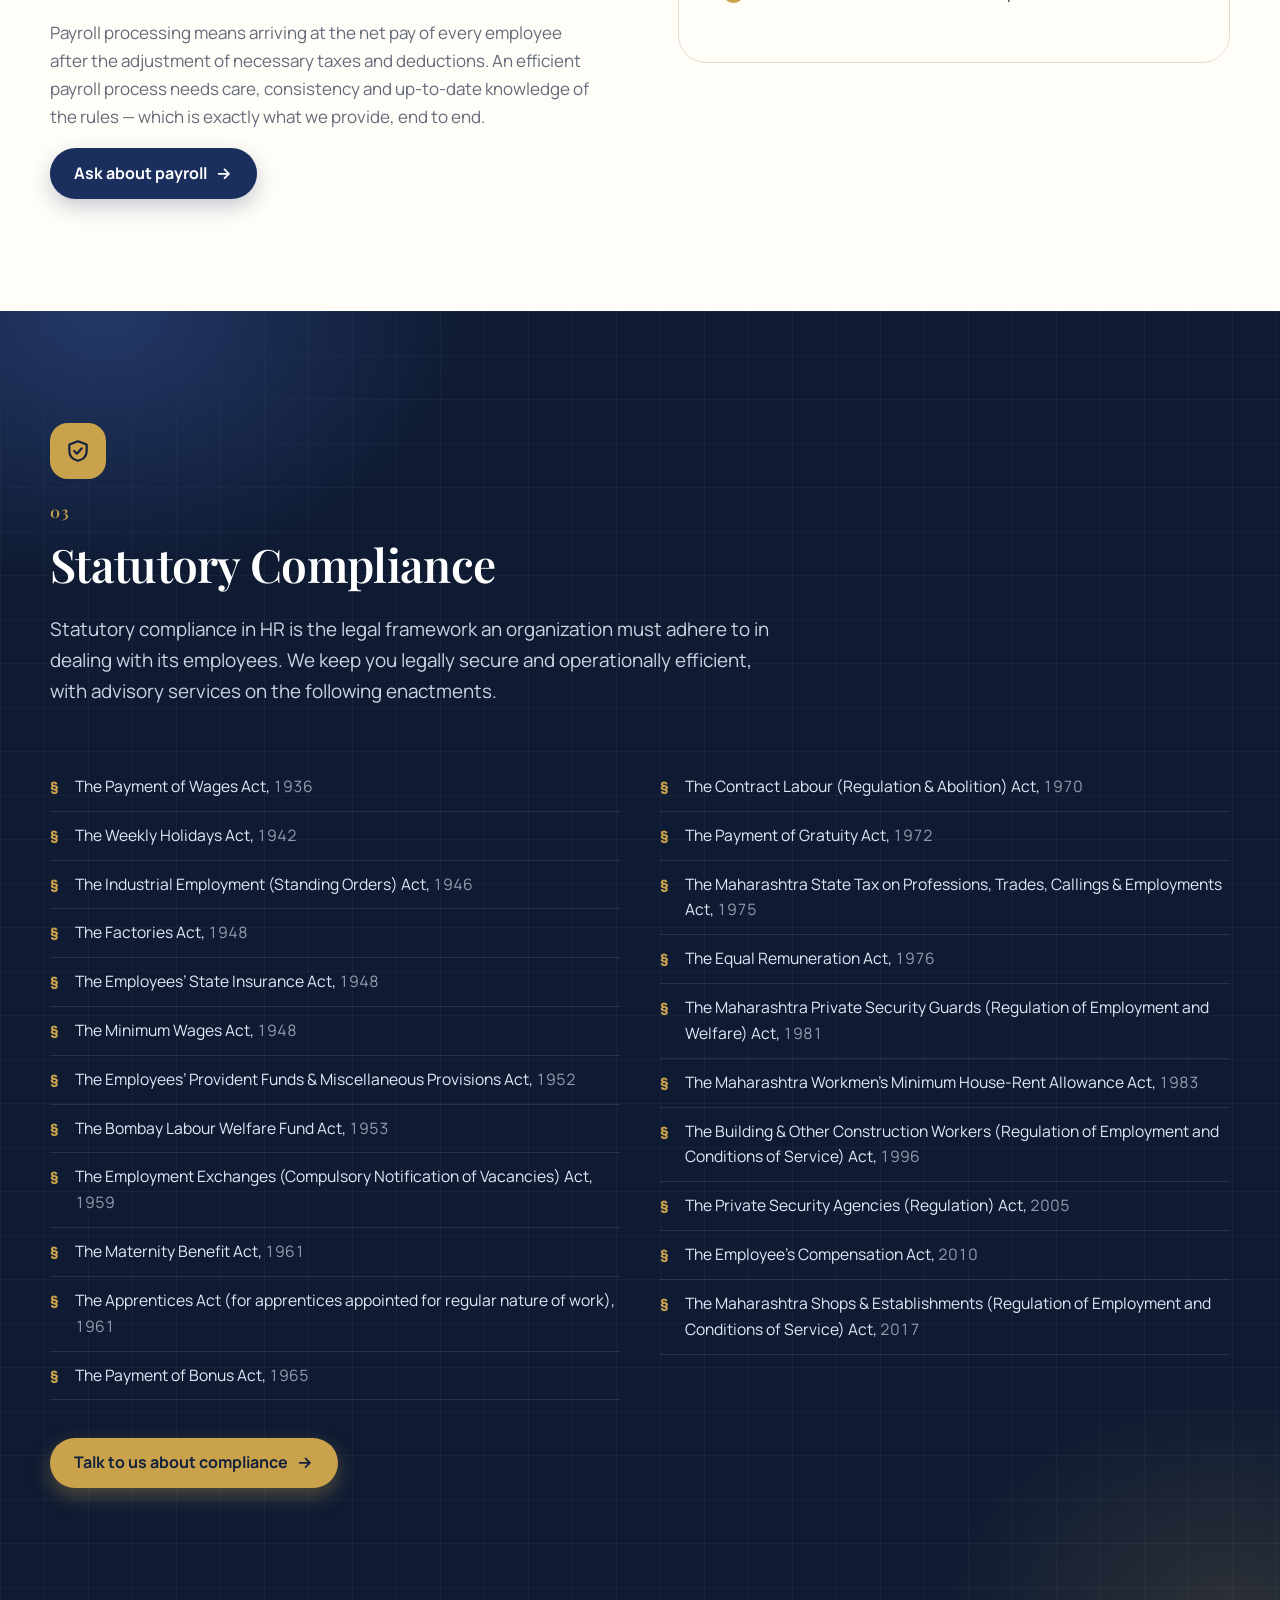
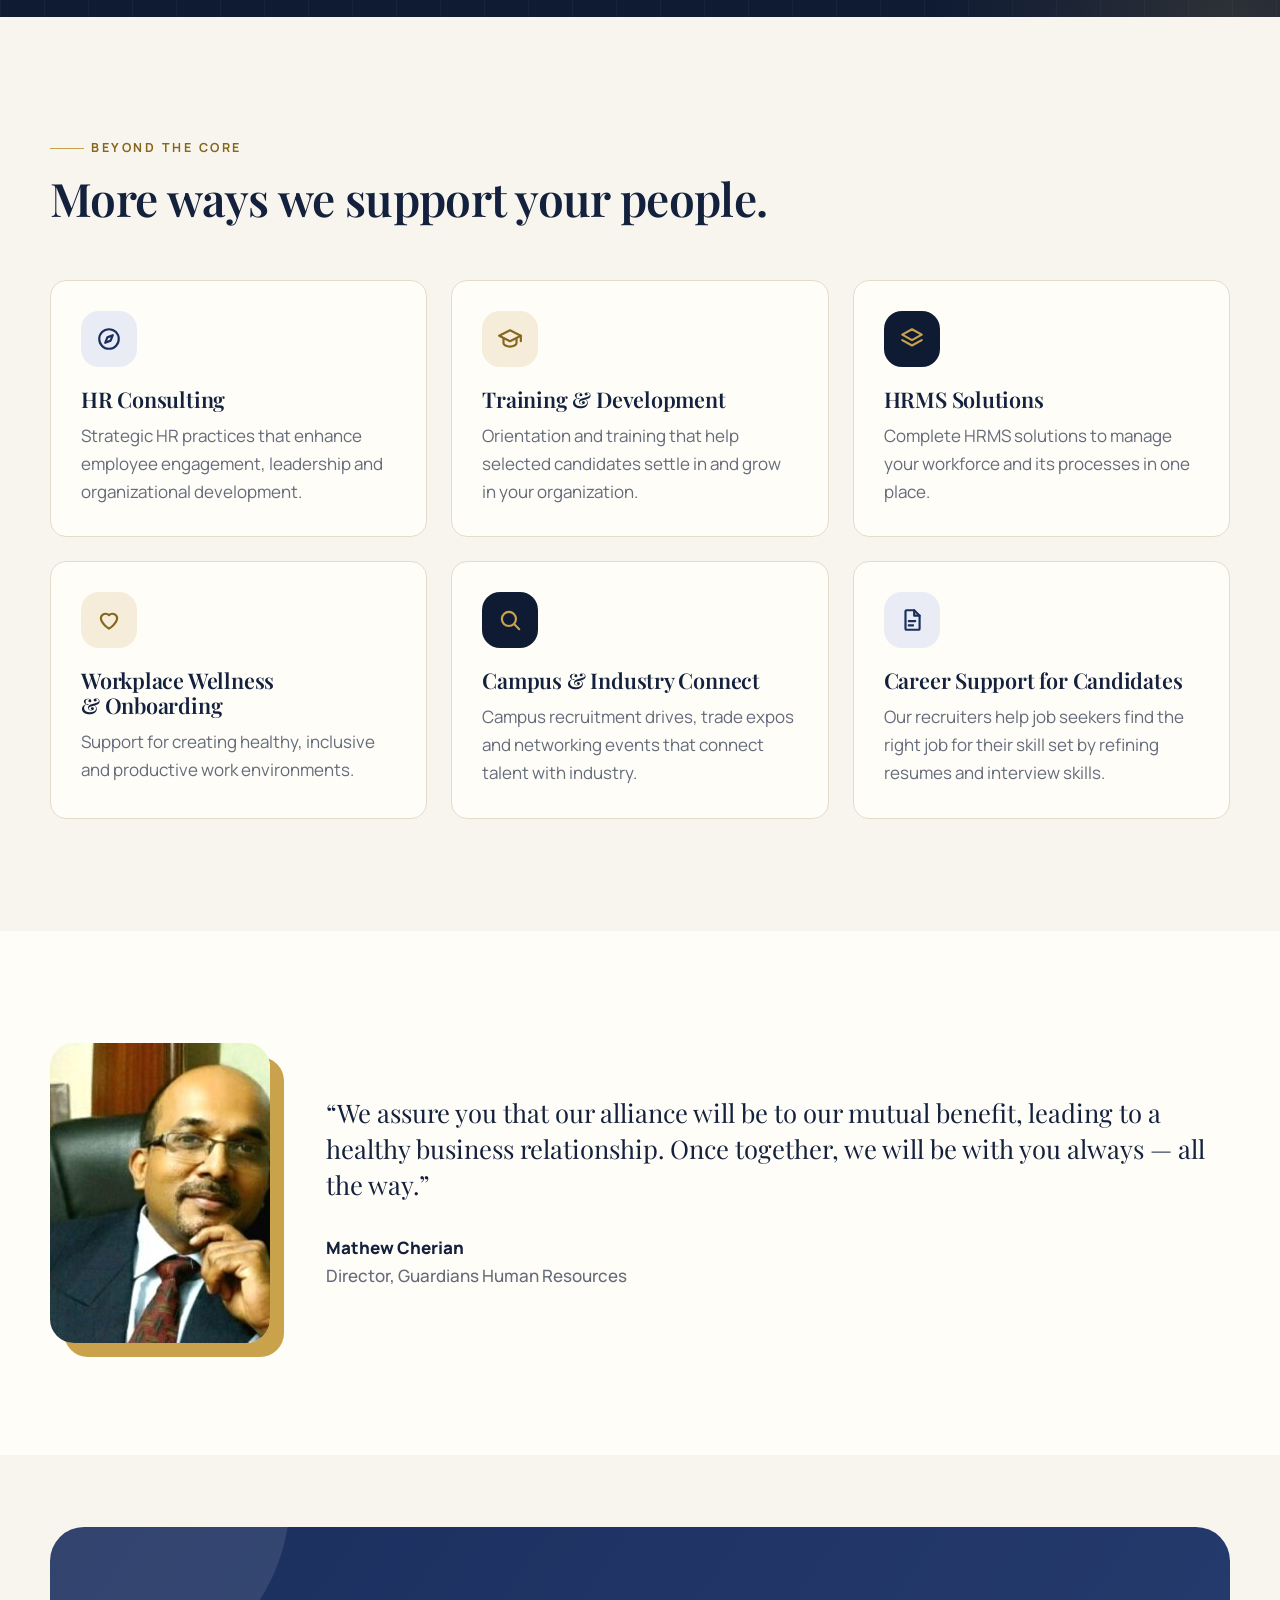
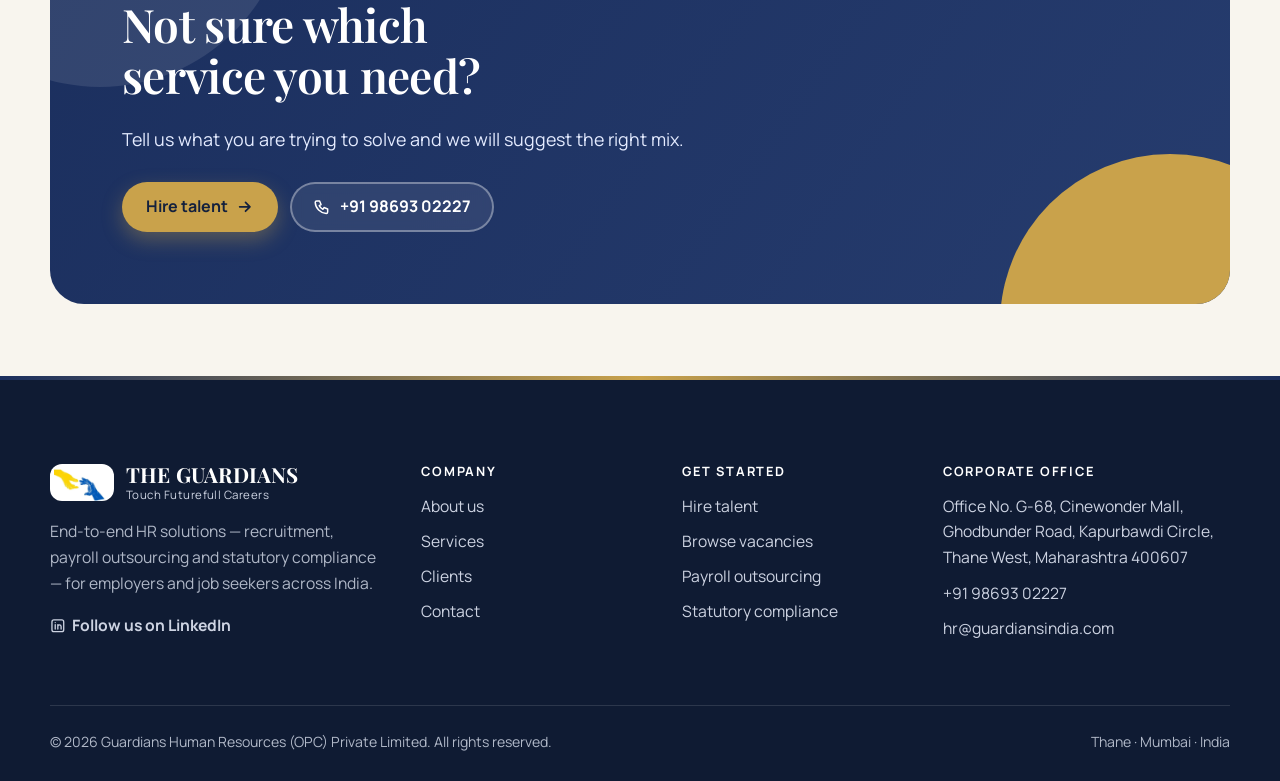
<file: services.html>
<!doctype html>
<html lang="en-IN">
<head>
<meta charset="utf-8">
<meta name="viewport" content="width=device-width, initial-scale=1">
<title>HR Services — Recruitment, Payroll &amp; Statutory Compliance | The Guardians</title>
<meta name="description" content="Recruitment and placement, payroll outsourcing, statutory compliance advisory, HR consulting, training and HRMS solutions from Guardians.">
<meta name="theme-color" content="#0f1b33">
<meta property="og:type" content="website">
<meta property="og:site_name" content="The Guardians">
<meta property="og:title" content="HR Services — Recruitment, Payroll &amp; Statutory Compliance | The Guardians">
<meta property="og:description" content="Recruitment and placement, payroll outsourcing, statutory compliance advisory, HR consulting, training and HRMS solutions from Guardians.">
<meta property="og:image" content="https://guardiansindia.com/assets/img/logo.webp">
<link rel="canonical" href="https://guardiansindia.com/services">
<meta property="og:url" content="https://guardiansindia.com/services">
<link rel="icon" href="assets/img/favicon.svg" type="image/svg+xml">
<script src="assets/js/theme.js"></script>
<link rel="preconnect" href="https://fonts.googleapis.com">
<link rel="preconnect" href="https://fonts.gstatic.com" crossorigin>
<link href="https://fonts.googleapis.com/css2?family=Playfair+Display:ital,wght@0,500..800;1,500..700&family=Manrope:wght@400..800&display=swap" rel="stylesheet">
<link rel="stylesheet" href="assets/css/styles.css">
</head>
<body>
<a class="skip-link" href="#main">Skip to content</a>
<div class="progress" aria-hidden="true"></div>

<header class="site-header">
  <div class="container header-inner">
    <a class="brand" href="index.html" aria-label="The Guardians — home"><span class="brand-mark" aria-hidden="true"></span><span class="brand-text"><span class="brand-name">THE GUARDIANS</span><span class="brand-tag">Touch Futurefull Careers</span></span></a>
    <nav class="nav" id="site-nav" aria-label="Main">
      <ul><li><a href="about.html">About</a></li><li><a href="services.html" aria-current="page">Services</a></li><li><a href="vacancies.html">Vacancies</a></li><li><a href="clients.html">Clients</a></li><li><a href="contact.html">Contact</a></li></ul>
    </nav>
    <div class="header-cta">
      <details class="theme-menu">
        <summary class="icon-btn" aria-label="Theme and colours"><svg viewBox="0 0 24 24" fill="none" stroke="currentColor" stroke-width="2" stroke-linecap="round" stroke-linejoin="round" aria-hidden="true"><circle cx="12" cy="12" r="9"/><path d="M12 3a9 9 0 0 0 0 18z" fill="currentColor"/></svg></summary>
        <div class="theme-panel">
          <h4>Appearance</h4>
          <div class="mode-row">
            <button type="button" data-mode="light">Light</button>
            <button type="button" data-mode="dark">Dark</button>
            <button type="button" data-mode="auto">Auto</button>
          </div>
          <h4>Colour</h4>
          <div class="swatch-row">
            <button type="button" data-palette="classic"><span class="swatch" style="--a:#1b2f5e;--b:#c9a24b"></span>Classic</button>
            <button type="button" data-palette="forest"><span class="swatch" style="--a:#1f4d3a;--b:#c9a24b"></span>Forest</button>
            <button type="button" data-palette="burgundy"><span class="swatch" style="--a:#6e1f2e;--b:#c9a24b"></span>Burgundy</button>
          </div>
        </div>
      </details>
      <a class="btn btn-accent btn-sm" href="contact.html?i-am=Employer&amp;subject=Hiring%20requirement">Hire talent</a>
    </div>
    <button class="nav-toggle" type="button" aria-controls="site-nav" aria-expanded="false" aria-label="Menu"><span></span></button>
  </div>
</header>

<main id="main">
<section class="page-hero">
  <div class="container">
    <p class="crumbs"><a href="index.html">Home</a> &nbsp;/&nbsp; Services</p>
    <span class="eyebrow">Our services</span>
    <h1>Everything HR, under one roof.</h1>
    <p class="lead">As one of the leading HR solutions companies in India, we provide a complete array of HR solutions — so you can focus on running your business.</p>
  </div>
</section>
<section class="section" id="recruitment">
  <div class="container split">
    <div class="prose">
      <span class="icon"><svg viewBox="0 0 24 24" fill="none" stroke="currentColor" stroke-width="2" stroke-linecap="round" stroke-linejoin="round" aria-hidden="true"><circle cx="9" cy="8" r="3.5"/><path d="M2.5 20a6.5 6.5 0 0 1 13 0M16 4.6a3.5 3.5 0 0 1 0 6.8M18 14.2a6.5 6.5 0 0 1 3.5 5.8"/></svg></span>
      <span class="num">01</span>
      <h2>Recruitment &amp; Placement</h2>
      <p class="lead">Creating recruitment strategies and hiring the right talent.</p>
      <p>We carefully research your recruitment requirements, then our recruiters, headhunters and consultants — each with strong domain experience — find people who match. Because we work with candidates as closely as we work with employers, the connections we make are built to last.</p>
      <a class="btn btn-primary" href="contact.html?i-am=Employer&amp;subject=Hiring%20requirement">Share a requirement <svg viewBox="0 0 24 24" fill="none" stroke="currentColor" stroke-width="2.4" stroke-linecap="round" stroke-linejoin="round" aria-hidden="true"><path d="M5 12h14M13 6l6 6-6 6"/></svg></a>
    </div>
    <div class="panel reveal">
      <h3>What’s included</h3>
      <ul class="checks">
        <li>Executive search</li>
        <li>Middle-management hiring</li>
        <li>Recruitment process outsourcing</li>
        <li>Technical, engineering and shop-floor hiring</li>
        <li>Campus recruitment drives</li>
        <li>Orientation and onboarding support for new hires</li>
      </ul>
    </div>
  </div>
</section>

<section class="section section-alt" id="payroll">
  <div class="container split">
    <div class="prose">
      <span class="icon yellow"><svg viewBox="0 0 24 24" fill="none" stroke="currentColor" stroke-width="2" stroke-linecap="round" stroke-linejoin="round" aria-hidden="true"><rect x="3" y="6" width="18" height="14" rx="2.5"/><path d="M3 10h18M16 15h2M7 6V4.5A1.5 1.5 0 0 1 8.5 3h7A1.5 1.5 0 0 1 17 4.5V6"/></svg></span>
      <span class="num">02</span>
      <h2>Payroll Outsourcing</h2>
      <p class="lead">An essential business function, handled accurately and on time.</p>
      <p>Payroll processing means arriving at the net pay of every employee after the adjustment of necessary taxes and deductions. An efficient payroll process needs care, consistency and up-to-date knowledge of the rules — which is exactly what we provide, end to end.</p>
      <a class="btn btn-primary" href="contact.html?i-am=Employer&amp;subject=Payroll%20outsourcing">Ask about payroll <svg viewBox="0 0 24 24" fill="none" stroke="currentColor" stroke-width="2.4" stroke-linecap="round" stroke-linejoin="round" aria-hidden="true"><path d="M5 12h14M13 6l6 6-6 6"/></svg></a>
    </div>
    <div class="panel reveal">
      <h3>What’s included</h3>
      <ul class="checks">
        <li>Monthly salary processing</li>
        <li>Taxes and statutory deductions</li>
        <li>Net-pay calculation for every employee</li>
        <li>Works hand in hand with our compliance service</li>
      </ul>
    </div>
  </div>
</section>

<section class="section section-ink" id="compliance">
  <div class="container">
    <div class="section-head">
      <span class="icon solid"><svg viewBox="0 0 24 24" fill="none" stroke="currentColor" stroke-width="2" stroke-linecap="round" stroke-linejoin="round" aria-hidden="true"><path d="M12 3l8 3v6c0 4.5-3.3 7.8-8 9-4.7-1.2-8-4.5-8-9V6l8-3z"/><path d="M8.5 12l2.5 2.5 4.5-5"/></svg></span>
      <span class="num">03</span>
      <h2>Statutory Compliance</h2>
      <p class="lead">Statutory compliance in HR is the legal framework an organization must adhere to in dealing with its employees. We keep you legally secure and operationally efficient, with advisory services on the following enactments.</p>
    </div>
    <ul class="acts reveal"><li>The Payment of Wages Act, <span>1936</span></li><li>The Weekly Holidays Act, <span>1942</span></li><li>The Industrial Employment (Standing Orders) Act, <span>1946</span></li><li>The Factories Act, <span>1948</span></li><li>The Employees’ State Insurance Act, <span>1948</span></li><li>The Minimum Wages Act, <span>1948</span></li><li>The Employees’ Provident Funds &amp; Miscellaneous Provisions Act, <span>1952</span></li><li>The Bombay Labour Welfare Fund Act, <span>1953</span></li><li>The Employment Exchanges (Compulsory Notification of Vacancies) Act, <span>1959</span></li><li>The Maternity Benefit Act, <span>1961</span></li><li>The Apprentices Act (for apprentices appointed for regular nature of work), <span>1961</span></li><li>The Payment of Bonus Act, <span>1965</span></li><li>The Contract Labour (Regulation &amp; Abolition) Act, <span>1970</span></li><li>The Payment of Gratuity Act, <span>1972</span></li><li>The Maharashtra State Tax on Professions, Trades, Callings &amp; Employments Act, <span>1975</span></li><li>The Equal Remuneration Act, <span>1976</span></li><li>The Maharashtra Private Security Guards (Regulation of Employment and Welfare) Act, <span>1981</span></li><li>The Maharashtra Workmen’s Minimum House-Rent Allowance Act, <span>1983</span></li><li>The Building &amp; Other Construction Workers (Regulation of Employment and Conditions of Service) Act, <span>1996</span></li><li>The Private Security Agencies (Regulation) Act, <span>2005</span></li><li>The Employee’s Compensation Act, <span>2010</span></li><li>The Maharashtra Shops &amp; Establishments (Regulation of Employment and Conditions of Service) Act, <span>2017</span></li></ul>
    <p style="margin-top:2.2em"><a class="btn btn-accent" href="contact.html?i-am=Employer&amp;subject=Statutory%20compliance">Talk to us about compliance <svg viewBox="0 0 24 24" fill="none" stroke="currentColor" stroke-width="2.4" stroke-linecap="round" stroke-linejoin="round" aria-hidden="true"><path d="M5 12h14M13 6l6 6-6 6"/></svg></a></p>
  </div>
</section>

<section class="section">
  <div class="container">
    <div class="section-head">
      <span class="eyebrow">Beyond the core</span>
      <h2>More ways we support your people.</h2>
    </div>
    <div class="grid grid-3">
      <div class="card reveal d0"><span class="icon "><svg viewBox="0 0 24 24" fill="none" stroke="currentColor" stroke-width="2" stroke-linecap="round" stroke-linejoin="round" aria-hidden="true"><circle cx="12" cy="12" r="9"/><path d="M15.5 8.5l-2 5-5 2 2-5 5-2z"/></svg></span><h3>HR Consulting</h3><p>Strategic HR practices that enhance employee engagement, leadership and organizational development.</p></div>
      <div class="card reveal d1"><span class="icon yellow"><svg viewBox="0 0 24 24" fill="none" stroke="currentColor" stroke-width="2" stroke-linecap="round" stroke-linejoin="round" aria-hidden="true"><path d="M2 9l10-5 10 5-10 5L2 9z"/><path d="M6 11.5V16c0 1.5 2.7 3 6 3s6-1.5 6-3v-4.5M22 9v5"/></svg></span><h3>Training &amp; Development</h3><p>Orientation and training that help selected candidates settle in and grow in your organization.</p></div>
      <div class="card reveal d2"><span class="icon ink"><svg viewBox="0 0 24 24" fill="none" stroke="currentColor" stroke-width="2" stroke-linecap="round" stroke-linejoin="round" aria-hidden="true"><path d="M12 3l9 5-9 5-9-5 9-5z"/><path d="M3 13l9 5 9-5"/></svg></span><h3>HRMS Solutions</h3><p>Complete HRMS solutions to manage your workforce and its processes in one place.</p></div>
      <div class="card reveal d0"><span class="icon yellow"><svg viewBox="0 0 24 24" fill="none" stroke="currentColor" stroke-width="2" stroke-linecap="round" stroke-linejoin="round" aria-hidden="true"><path d="M12 20s-7.5-4.5-7.5-10A4.5 4.5 0 0 1 12 7.5 4.5 4.5 0 0 1 19.5 10c0 5.5-7.5 10-7.5 10z"/></svg></span><h3>Workplace Wellness &amp; Onboarding</h3><p>Support for creating healthy, inclusive and productive work environments.</p></div>
      <div class="card reveal d1"><span class="icon ink"><svg viewBox="0 0 24 24" fill="none" stroke="currentColor" stroke-width="2" stroke-linecap="round" stroke-linejoin="round" aria-hidden="true"><circle cx="11" cy="11" r="6.5"/><path d="M16 16l4.5 4.5"/></svg></span><h3>Campus &amp; Industry Connect</h3><p>Campus recruitment drives, trade expos and networking events that connect talent with industry.</p></div>
      <div class="card reveal d2"><span class="icon "><svg viewBox="0 0 24 24" fill="none" stroke="currentColor" stroke-width="2" stroke-linecap="round" stroke-linejoin="round" aria-hidden="true"><path d="M7 3h7l5 5v12a1 1 0 0 1-1 1H7a1 1 0 0 1-1-1V4a1 1 0 0 1 1-1z"/><path d="M14 3v5h5M9 13h6M9 17h4"/></svg></span><h3>Career Support for Candidates</h3><p>Our recruiters help job seekers find the right job for their skill set by refining resumes and interview skills.</p></div>
    </div>
  </div>
</section>

<section class="section section-alt">
  <div class="container">
    <div class="director reveal">
      <img src="assets/img/people/mathew-cherian.jpg" alt="Mathew Cherian, Director" width="300" height="300" loading="lazy">
      <figure>
        <blockquote>“We assure you that our alliance will be to our mutual benefit, leading to a healthy business relationship. Once together, we will be with you always — all the way.”</blockquote>
        <figcaption><cite>Mathew Cherian<span>Director, Guardians Human Resources</span></cite></figcaption>
      </figure>
    </div>
  </div>
</section>

<section class="section-tight">
  <div class="container">
    <div class="cta-band reveal">
      <h2>Not sure which service you need?</h2>
      <p>Tell us what you are trying to solve and we will suggest the right mix.</p>
      <div class="cta-actions">
        <a class="btn btn-accent" href="contact.html?i-am=Employer&amp;subject=Hiring%20requirement">Hire talent <svg viewBox="0 0 24 24" fill="none" stroke="currentColor" stroke-width="2.4" stroke-linecap="round" stroke-linejoin="round" aria-hidden="true"><path d="M5 12h14M13 6l6 6-6 6"/></svg></a>
        <a class="btn btn-light" href="tel:+919869302227"><svg viewBox="0 0 24 24" fill="none" stroke="currentColor" stroke-width="2" stroke-linecap="round" stroke-linejoin="round" aria-hidden="true"><path d="M5 4h4l2 5-2.5 1.5a11 11 0 0 0 5 5L15 13l5 2v4a2 2 0 0 1-2 2A16 16 0 0 1 3 6a2 2 0 0 1 2-2z"/></svg> +91 98693 02227</a>
      </div>
    </div>
  </div>
</section>

</main>

<footer class="site-footer">
  <div class="container">
    <div class="footer-grid">
      <div>
        <a class="brand" href="index.html" aria-label="The Guardians — home"><span class="brand-mark" aria-hidden="true"></span><span class="brand-text"><span class="brand-name">THE GUARDIANS</span><span class="brand-tag">Touch Futurefull Careers</span></span></a>
        <p>End-to-end HR solutions — recruitment, payroll outsourcing and statutory compliance — for employers and job seekers across India.</p>
        <p><a href="https://www.linkedin.com/company/the-guardians-india/" target="_blank" rel="noopener" class="link-arrow"><svg viewBox="0 0 24 24" fill="none" stroke="currentColor" stroke-width="2" stroke-linecap="round" stroke-linejoin="round" aria-hidden="true"><rect x="3" y="3" width="18" height="18" rx="3"/><path d="M8 10v7M8 7v.01M12 17v-4a2.5 2.5 0 0 1 5 0v4M12 10v7"/></svg> Follow us on LinkedIn</a></p>
      </div>
      <div>
        <h4>Company</h4>
        <ul>
          <li><a href="about.html">About us</a></li>
          <li><a href="services.html">Services</a></li>
          <li><a href="clients.html">Clients</a></li>
          <li><a href="contact.html">Contact</a></li>
        </ul>
      </div>
      <div>
        <h4>Get started</h4>
        <ul>
          <li><a href="contact.html?i-am=Employer&amp;subject=Hiring%20requirement">Hire talent</a></li>
          <li><a href="vacancies.html">Browse vacancies</a></li>
          <li><a href="services.html#payroll">Payroll outsourcing</a></li>
          <li><a href="services.html#compliance">Statutory compliance</a></li>
        </ul>
      </div>
      <div>
        <h4>Corporate office</h4>
        <ul>
          <li><a href="https://www.google.com/maps/search/?api=1&query=Guardians+Human+Resources+OPC+Pvt+Ltd+Cinewonder+Mall+Thane" target="_blank" rel="noopener">Office No. G-68, Cinewonder Mall, Ghodbunder Road, Kapurbawdi Circle, Thane West, Maharashtra 400607</a></li>
          <li><a href="tel:+919869302227">+91 98693 02227</a></li>
          <li><a href="mailto:hr@guardiansindia.com">hr@guardiansindia.com</a></li>
        </ul>
      </div>
    </div>
    <div class="footer-bottom">
      <span>© <span data-year>2026</span> Guardians Human Resources (OPC) Private Limited. All rights reserved.</span>
      <span>Thane · Mumbai · India</span>
    </div>
  </div>
</footer>

<a class="wa-fab" href="https://wa.me/919869302227" target="_blank" rel="noopener" aria-label="Chat with us on WhatsApp"><svg viewBox="0 0 24 24" fill="currentColor" aria-hidden="true"><path d="M12 2a10 10 0 0 0-8.600 15.100L2 22l5-1.300A10 10 0 1 0 12 2zm0 1.800a8.200 8.200 0 1 1-4.200 15.250l-.300-.180-2.900.760.770-2.830-.200-.300A8.200 8.200 0 0 1 12 3.800zM8.500 7.300c-.200 0-.500.070-.700.330-.250.270-.950.930-.950 2.260 0 1.330.970 2.620 1.110 2.800.140.180 1.900 3.030 4.700 4.130 2.320.920 2.800.740 3.300.690.500-.050 1.630-.670 1.860-1.310.230-.640.230-1.190.160-1.310-.070-.110-.250-.180-.530-.320-.270-.140-1.630-.800-1.880-.900-.250-.090-.440-.140-.620.140-.180.270-.710.900-.870 1.080-.160.180-.320.200-.600.070-.270-.140-1.160-.430-2.210-1.360-.820-.730-1.370-1.630-1.530-1.900-.160-.280-.020-.430.120-.560.120-.120.270-.320.410-.480.140-.160.180-.270.270-.460.090-.180.050-.340-.020-.480-.070-.140-.610-1.500-.850-2.050-.220-.530-.450-.460-.620-.470l-.520-.010z"/></svg></a>

<script src="assets/js/static-config.js"></script>
<script src="assets/js/main.js" defer></script>
</body>
</html>
</file>
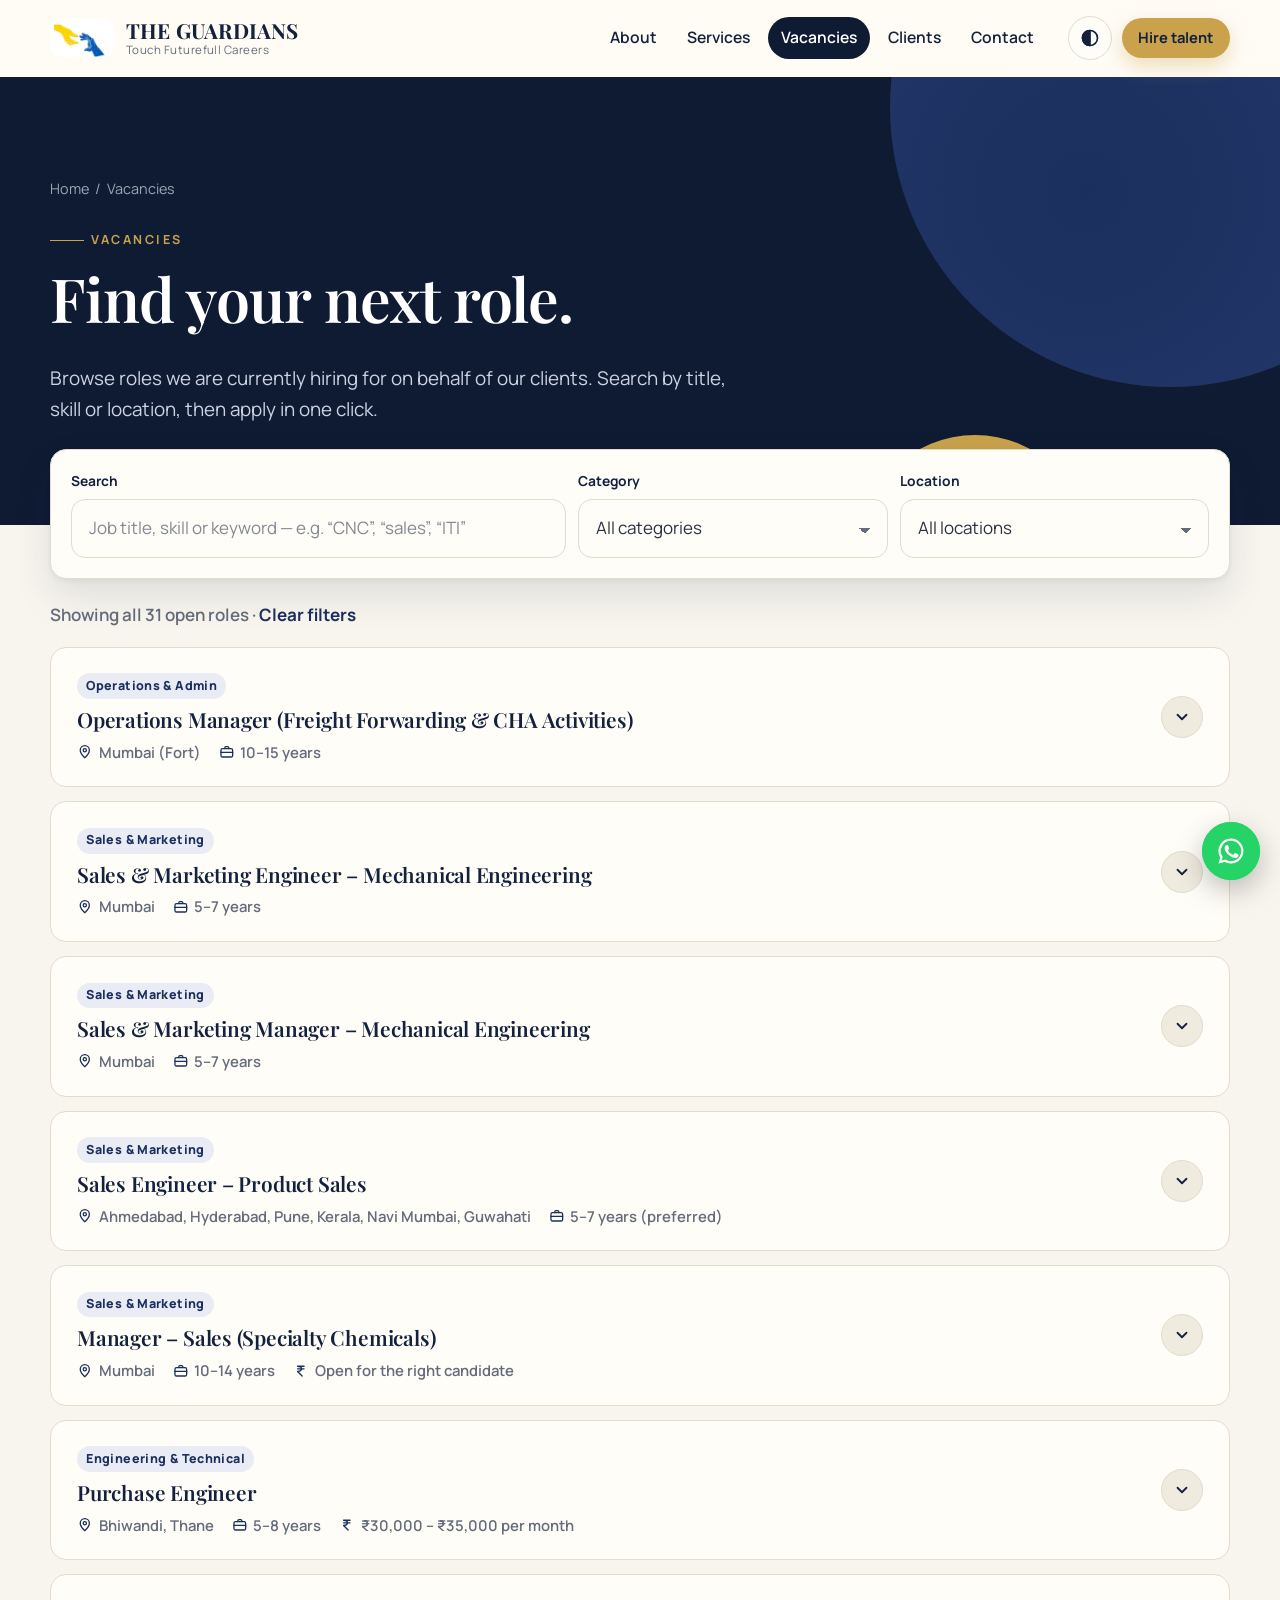
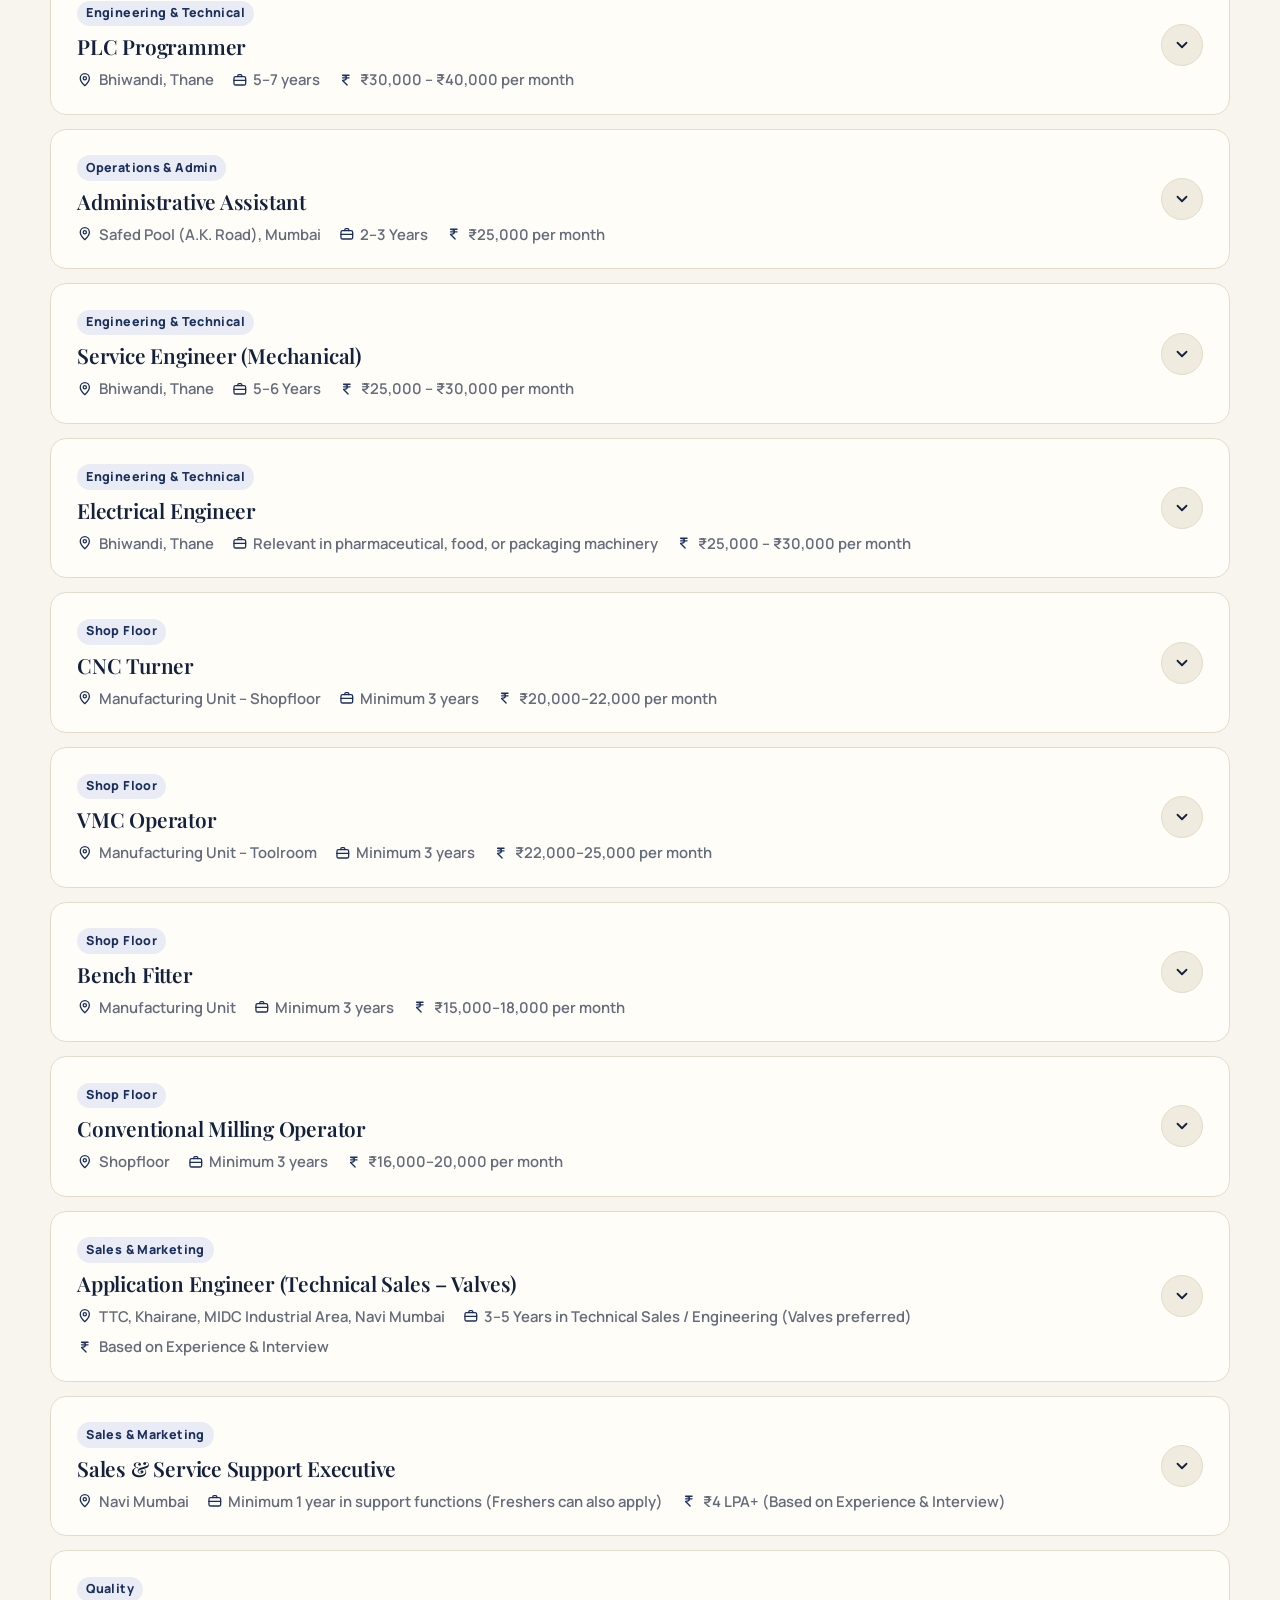
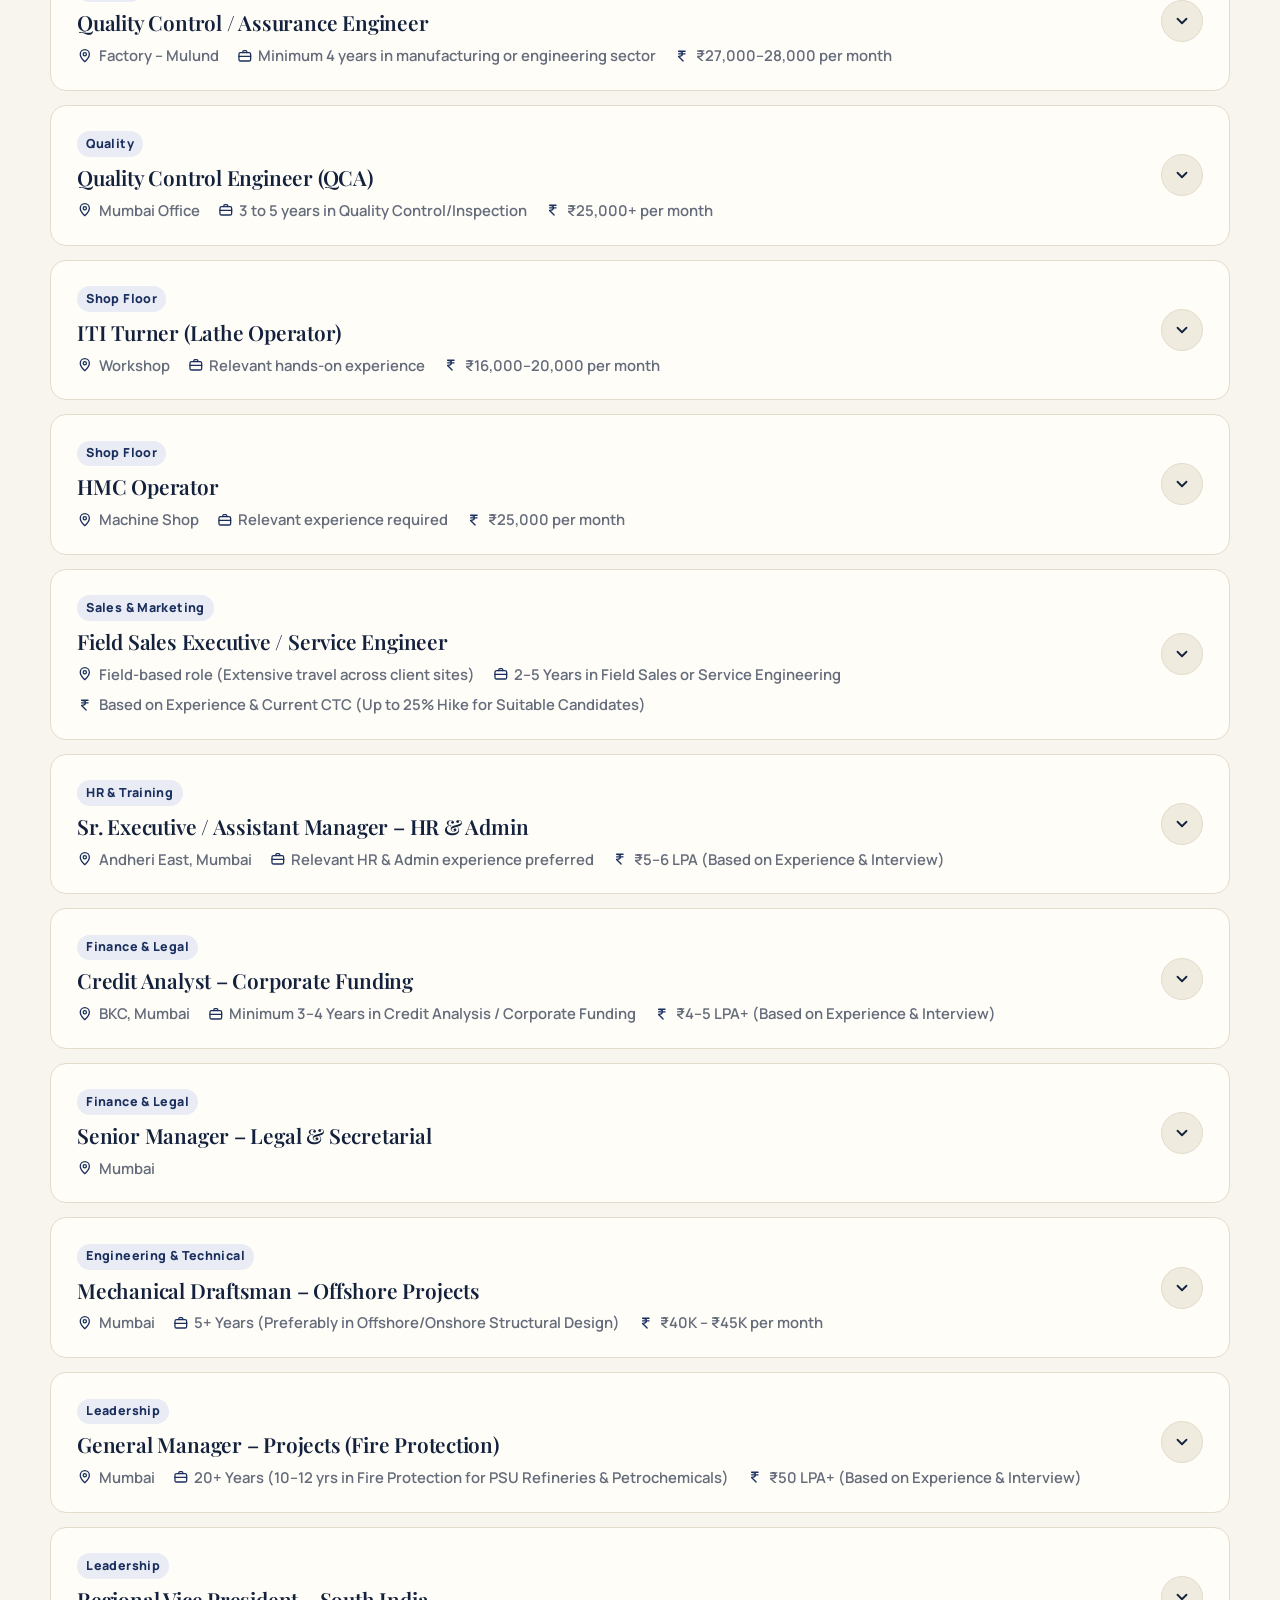
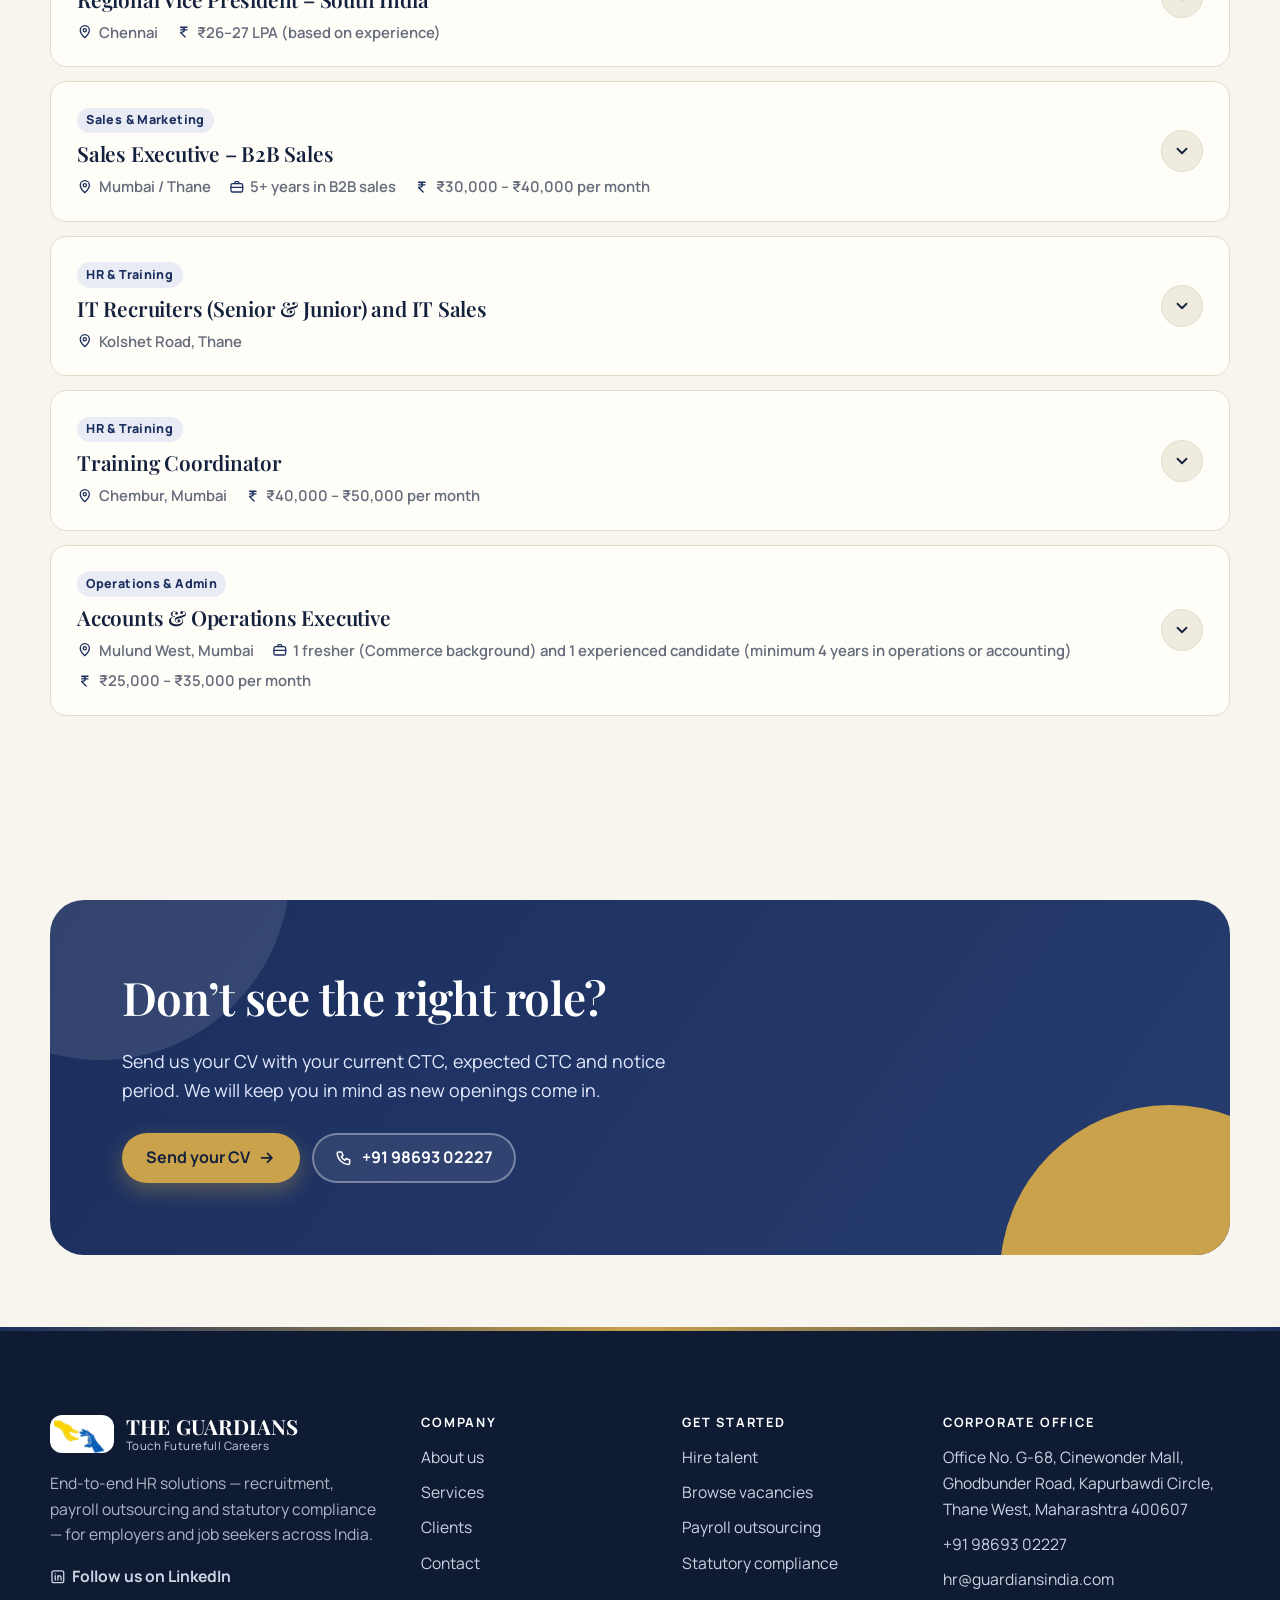
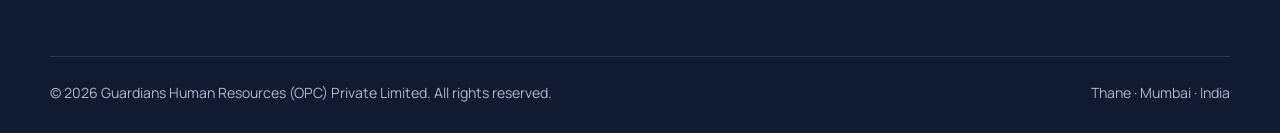
<file: vacancies.html>
<!doctype html>
<html lang="en-IN">
<head>
<meta charset="utf-8">
<meta name="viewport" content="width=device-width, initial-scale=1">
<title>Current Vacancies — The Guardians</title>
<meta name="description" content="Search current job openings in Mumbai, Thane, Navi Mumbai and across India in sales, engineering, manufacturing, finance and HR. Apply in one click.">
<meta name="theme-color" content="#0f1b33">
<meta property="og:type" content="website">
<meta property="og:site_name" content="The Guardians">
<meta property="og:title" content="Current Vacancies — The Guardians">
<meta property="og:description" content="Search current job openings in Mumbai, Thane, Navi Mumbai and across India in sales, engineering, manufacturing, finance and HR. Apply in one click.">
<meta property="og:image" content="https://guardiansindia.com/assets/img/logo.webp">
<link rel="canonical" href="https://guardiansindia.com/vacancies">
<meta property="og:url" content="https://guardiansindia.com/vacancies">
<link rel="icon" href="assets/img/favicon.svg" type="image/svg+xml">
<script src="assets/js/theme.js"></script>
<link rel="preconnect" href="https://fonts.googleapis.com">
<link rel="preconnect" href="https://fonts.gstatic.com" crossorigin>
<link href="https://fonts.googleapis.com/css2?family=Playfair+Display:ital,wght@0,500..800;1,500..700&family=Manrope:wght@400..800&display=swap" rel="stylesheet">
<link rel="stylesheet" href="assets/css/styles.css">
</head>
<body>
<a class="skip-link" href="#main">Skip to content</a>
<div class="progress" aria-hidden="true"></div>

<header class="site-header">
  <div class="container header-inner">
    <a class="brand" href="index.html" aria-label="The Guardians — home"><span class="brand-mark" aria-hidden="true"></span><span class="brand-text"><span class="brand-name">THE GUARDIANS</span><span class="brand-tag">Touch Futurefull Careers</span></span></a>
    <nav class="nav" id="site-nav" aria-label="Main">
      <ul><li><a href="about.html">About</a></li><li><a href="services.html">Services</a></li><li><a href="vacancies.html" aria-current="page">Vacancies</a></li><li><a href="clients.html">Clients</a></li><li><a href="contact.html">Contact</a></li></ul>
    </nav>
    <div class="header-cta">
      <details class="theme-menu">
        <summary class="icon-btn" aria-label="Theme and colours"><svg viewBox="0 0 24 24" fill="none" stroke="currentColor" stroke-width="2" stroke-linecap="round" stroke-linejoin="round" aria-hidden="true"><circle cx="12" cy="12" r="9"/><path d="M12 3a9 9 0 0 0 0 18z" fill="currentColor"/></svg></summary>
        <div class="theme-panel">
          <h4>Appearance</h4>
          <div class="mode-row">
            <button type="button" data-mode="light">Light</button>
            <button type="button" data-mode="dark">Dark</button>
            <button type="button" data-mode="auto">Auto</button>
          </div>
          <h4>Colour</h4>
          <div class="swatch-row">
            <button type="button" data-palette="classic"><span class="swatch" style="--a:#1b2f5e;--b:#c9a24b"></span>Classic</button>
            <button type="button" data-palette="forest"><span class="swatch" style="--a:#1f4d3a;--b:#c9a24b"></span>Forest</button>
            <button type="button" data-palette="burgundy"><span class="swatch" style="--a:#6e1f2e;--b:#c9a24b"></span>Burgundy</button>
          </div>
        </div>
      </details>
      <a class="btn btn-accent btn-sm" href="contact.html?i-am=Employer&amp;subject=Hiring%20requirement">Hire talent</a>
    </div>
    <button class="nav-toggle" type="button" aria-controls="site-nav" aria-expanded="false" aria-label="Menu"><span></span></button>
  </div>
</header>

<main id="main">
<section class="page-hero">
  <div class="container">
    <p class="crumbs"><a href="index.html">Home</a> &nbsp;/&nbsp; Vacancies</p>
    <span class="eyebrow">Vacancies</span>
    <h1>Find your next role.</h1>
    <p class="lead">Browse roles we are currently hiring for on behalf of our clients. Search by title, skill or location, then apply in one click.</p>
  </div>
</section>
<section class="section" style="padding-top:0">
  <div class="container">
    <div class="job-tools">
      <div class="field">
        <label for="job-search">Search</label>
        <input class="input" id="job-search" type="search" placeholder="Job title, skill or keyword — e.g. “CNC”, “sales”, “ITI”" autocomplete="off">
      </div>
      <div class="field">
        <label for="job-category">Category</label>
        <select class="select" id="job-category"><option value="">All categories</option></select>
      </div>
      <div class="field">
        <label for="job-region">Location</label>
        <select class="select" id="job-region"><option value="">All locations</option></select>
      </div>
    </div>
    <p class="job-count"><span id="job-count" aria-live="polite"></span> · <button type="button" id="job-reset" class="btn-link">Clear filters</button></p>
    <div class="job-list" id="job-list">
      <div class="empty">Loading vacancies…</div>
      <noscript><div class="empty"><p>Please enable JavaScript to browse vacancies, or email your CV to <a href="mailto:hr@guardiansindia.com">hr@guardiansindia.com</a>.</p></div></noscript>
    </div>
  </div>
</section>

<section class="section-tight">
  <div class="container">
    <div class="cta-band reveal">
      <h2>Don’t see the right role?</h2>
      <p>Send us your CV with your current CTC, expected CTC and notice period. We will keep you in mind as new openings come in.</p>
      <div class="cta-actions">
        <button class="btn btn-accent" type="button" data-apply="">Send your CV <svg viewBox="0 0 24 24" fill="none" stroke="currentColor" stroke-width="2.4" stroke-linecap="round" stroke-linejoin="round" aria-hidden="true"><path d="M5 12h14M13 6l6 6-6 6"/></svg></button>
        <a class="btn btn-light" href="tel:+919869302227"><svg viewBox="0 0 24 24" fill="none" stroke="currentColor" stroke-width="2" stroke-linecap="round" stroke-linejoin="round" aria-hidden="true"><path d="M5 4h4l2 5-2.5 1.5a11 11 0 0 0 5 5L15 13l5 2v4a2 2 0 0 1-2 2A16 16 0 0 1 3 6a2 2 0 0 1 2-2z"/></svg> +91 98693 02227</a>
      </div>
    </div>
  </div>
</section>

<dialog class="dialog" id="apply-dialog" aria-labelledby="apply-title">
  <div class="dialog-head">
    <div><h2 id="apply-title">Apply</h2><p id="apply-role"></p></div>
    <button class="icon-btn" type="button" data-close aria-label="Close"><svg viewBox="0 0 24 24" fill="none" stroke="currentColor" stroke-width="2.4" stroke-linecap="round" stroke-linejoin="round" aria-hidden="true"><path d="M6 6l12 12M18 6L6 18"/></svg></button>
  </div>
  <form class="dialog-body" id="apply-form">
    <input type="hidden" name="jobId">
    <div class="form-grid">
      <div class="field full"><label for="a-name">Full name</label><input class="input" id="a-name" name="name" type="text" autocomplete="name" required></div>
      <div class="field"><label for="a-phone">Mobile number</label><input class="input" id="a-phone" name="phone" type="tel" autocomplete="tel" inputmode="tel" pattern="[0-9+ \(\)\-]{8,16}" title="Please enter a valid mobile number" required></div>
      <div class="field"><label for="a-email">Email</label><input class="input" id="a-email" name="email" type="email" autocomplete="email" required></div>
      <div class="field"><label for="a-cctc">Current CTC</label><input class="input" id="a-cctc" name="currentCtc" type="text" placeholder="e.g. ₹4.5 LPA"></div>
      <div class="field"><label for="a-ectc">Expected CTC</label><input class="input" id="a-ectc" name="expectedCtc" type="text" placeholder="e.g. ₹6 LPA"></div>
      <div class="field full"><label for="a-notice">Notice period</label><input class="input" id="a-notice" name="noticePeriod" type="text" placeholder="e.g. 30 days, or immediate"></div>
      <div class="field full"><label for="a-cv">Your CV <span class="hint">— PDF or Word, up to 5 MB</span></label><input class="input" id="a-cv" name="cv" type="file" accept=".pdf,.doc,.docx,.rtf" required></div>
      <div class="field full"><label for="a-note">Anything else we should know? <span class="hint">(optional)</span></label><textarea class="textarea" id="a-note" name="note" style="min-height:90px"></textarea></div>
      <div class="sr-only" aria-hidden="true"><label for="a-website">Leave this field empty</label><input id="a-website" name="website" type="text" tabindex="-1" autocomplete="off"></div>
      <div class="full">
        <button class="btn btn-primary" type="submit">Submit application <svg viewBox="0 0 24 24" fill="none" stroke="currentColor" stroke-width="2.4" stroke-linecap="round" stroke-linejoin="round" aria-hidden="true"><path d="M5 12h14M13 6l6 6-6 6"/></svg></button>
        <div class="form-status" role="status" aria-live="polite"></div>
      </div>
    </div>
  </form>
</dialog>

</main>

<footer class="site-footer">
  <div class="container">
    <div class="footer-grid">
      <div>
        <a class="brand" href="index.html" aria-label="The Guardians — home"><span class="brand-mark" aria-hidden="true"></span><span class="brand-text"><span class="brand-name">THE GUARDIANS</span><span class="brand-tag">Touch Futurefull Careers</span></span></a>
        <p>End-to-end HR solutions — recruitment, payroll outsourcing and statutory compliance — for employers and job seekers across India.</p>
        <p><a href="https://www.linkedin.com/company/the-guardians-india/" target="_blank" rel="noopener" class="link-arrow"><svg viewBox="0 0 24 24" fill="none" stroke="currentColor" stroke-width="2" stroke-linecap="round" stroke-linejoin="round" aria-hidden="true"><rect x="3" y="3" width="18" height="18" rx="3"/><path d="M8 10v7M8 7v.01M12 17v-4a2.5 2.5 0 0 1 5 0v4M12 10v7"/></svg> Follow us on LinkedIn</a></p>
      </div>
      <div>
        <h4>Company</h4>
        <ul>
          <li><a href="about.html">About us</a></li>
          <li><a href="services.html">Services</a></li>
          <li><a href="clients.html">Clients</a></li>
          <li><a href="contact.html">Contact</a></li>
        </ul>
      </div>
      <div>
        <h4>Get started</h4>
        <ul>
          <li><a href="contact.html?i-am=Employer&amp;subject=Hiring%20requirement">Hire talent</a></li>
          <li><a href="vacancies.html">Browse vacancies</a></li>
          <li><a href="services.html#payroll">Payroll outsourcing</a></li>
          <li><a href="services.html#compliance">Statutory compliance</a></li>
        </ul>
      </div>
      <div>
        <h4>Corporate office</h4>
        <ul>
          <li><a href="https://www.google.com/maps/search/?api=1&query=Guardians+Human+Resources+OPC+Pvt+Ltd+Cinewonder+Mall+Thane" target="_blank" rel="noopener">Office No. G-68, Cinewonder Mall, Ghodbunder Road, Kapurbawdi Circle, Thane West, Maharashtra 400607</a></li>
          <li><a href="tel:+919869302227">+91 98693 02227</a></li>
          <li><a href="mailto:hr@guardiansindia.com">hr@guardiansindia.com</a></li>
        </ul>
      </div>
    </div>
    <div class="footer-bottom">
      <span>© <span data-year>2026</span> Guardians Human Resources (OPC) Private Limited. All rights reserved.</span>
      <span>Thane · Mumbai · India</span>
    </div>
  </div>
</footer>

<a class="wa-fab" href="https://wa.me/919869302227" target="_blank" rel="noopener" aria-label="Chat with us on WhatsApp"><svg viewBox="0 0 24 24" fill="currentColor" aria-hidden="true"><path d="M12 2a10 10 0 0 0-8.600 15.100L2 22l5-1.300A10 10 0 1 0 12 2zm0 1.800a8.200 8.200 0 1 1-4.200 15.250l-.300-.180-2.900.760.770-2.830-.200-.300A8.200 8.200 0 0 1 12 3.800zM8.500 7.300c-.200 0-.500.070-.700.330-.250.270-.950.930-.950 2.260 0 1.330.970 2.620 1.110 2.800.140.180 1.900 3.030 4.700 4.130 2.320.920 2.800.740 3.300.690.500-.050 1.630-.670 1.860-1.310.230-.640.230-1.190.160-1.310-.070-.110-.250-.180-.530-.320-.270-.140-1.630-.800-1.880-.900-.250-.090-.440-.140-.620.140-.180.270-.710.900-.870 1.080-.160.180-.320.200-.600.070-.270-.140-1.160-.430-2.210-1.360-.820-.730-1.370-1.630-1.530-1.900-.160-.280-.020-.430.120-.560.120-.120.270-.320.410-.480.140-.160.180-.270.270-.460.090-.180.050-.340-.020-.480-.070-.140-.610-1.500-.850-2.050-.220-.530-.450-.460-.620-.470l-.520-.010z"/></svg></a>

<script src="assets/js/static-config.js"></script>
<script src="assets/js/main.js" defer></script>
<script src="assets/js/jobs.js" defer></script>
</body>
</html>
</file>
<file: assets/css/styles.css>
/* ==========================================================================
   The Guardians — site styles
   Colours are design tokens. `data-theme` (light | dark) and `data-palette`
   (classic | forest | burgundy) on <html> swap them; see assets/js/theme.js.
   ========================================================================== */

:root {
  /* palette: classic (default) — deep navy, antique gold, ivory */
  --brand: #1b2f5e;
  --brand-btn: #1b2f5e;
  --brand-strong: #0f1e3d;
  --brand-soft: #e9ecf4;
  --brand-glow: rgba(27, 47, 94, .24);
  --deep: #0f1b33;
  --deep-2: #263c6e;

  --accent: #c9a24b;
  --accent-hi: #dfc078;
  --accent-soft: #f5edd9;
  --accent-ink: #86661c;
  --on-accent: #14213d;

  --bg: #f8f5ee;
  --surface: #fffdf8;
  --surface-2: #f0ebdf;
  --heading: #14213d;
  --text: #2a3142;
  --muted: #646b7a;
  --line: #e4dccb;
  --header-bg: rgba(255, 253, 248, .88);
  --on-deep: #cdd3e2;

  --font-display: "Playfair Display", Georgia, "Times New Roman", serif;
  --font-body: "Manrope", system-ui, -apple-system, "Segoe UI", Roboto, sans-serif;

  --radius: 16px;
  --shadow: 0 2px 4px rgba(20, 33, 61, .05), 0 16px 38px rgba(20, 33, 61, .11);
  --container: 1180px;
  --header-h: 76px;
  color-scheme: light;
}

:root[data-palette="forest"] {
  --brand: #1f4d3a; --brand-btn: #1f4d3a; --brand-strong: #143427; --brand-soft: #e6efe9;
  --brand-glow: rgba(31, 77, 58, .24); --deep: #10261d; --deep-2: #2b5c46; --heading: #132a20; --on-accent: #132a20;
}
:root[data-palette="burgundy"] {
  --brand: #6e1f2e; --brand-btn: #6e1f2e; --brand-strong: #521521; --brand-soft: #f4e7ea;
  --brand-glow: rgba(110, 31, 46, .24); --deep: #2a0f16; --deep-2: #6b2233; --heading: #2f1118; --on-accent: #2f1118;
}

:root[data-theme="dark"] {
  --brand: #a9bbe8; --brand-btn: #34518f; --brand-strong: #4464ab; --brand-soft: #1b2744;
  --brand-glow: rgba(52, 81, 143, .45); --deep: #101c38; --deep-2: #2a437d;
  --accent-soft: #2f2815; --accent-ink: #dfc078;
  --bg: #0a1020; --surface: #111a30; --surface-2: #17223d; --heading: #f6f1e4; --text: #d4d8e2;
  --muted: #9aa3b6; --line: #25314e; --header-bg: rgba(10, 16, 32, .85);
  --shadow: 0 2px 4px rgba(0, 0, 0, .3), 0 18px 40px rgba(0, 0, 0, .45);
  color-scheme: dark;
}
:root[data-theme="dark"][data-palette="forest"] {
  --brand: #9fd0b8; --brand-btn: #2c6a50; --brand-strong: #38805f; --brand-soft: #17332a;
  --brand-glow: rgba(44, 106, 80, .45); --deep: #0f241c; --deep-2: #2b5c46; --heading: #f6f1e4;
  --bg: #08130f; --surface: #0f1f19; --surface-2: #152a22; --line: #21402f; --header-bg: rgba(8, 19, 15, .85);
}
:root[data-theme="dark"][data-palette="burgundy"] {
  --brand: #e6a9b5; --brand-btn: #8a2a3d; --brand-strong: #a3364b; --brand-soft: #3a1720;
  --brand-glow: rgba(138, 42, 61, .45); --deep: #280e15; --deep-2: #6b2233; --heading: #f6f1e4;
  --bg: #140a0d; --surface: #211116; --surface-2: #2b171d; --line: #46252e; --header-bg: rgba(20, 10, 13, .85);
}

*, *::before, *::after { box-sizing: border-box; }
[hidden] { display: none !important; }

html { scroll-behavior: smooth; scroll-padding-top: calc(var(--header-h) + 16px); -webkit-text-size-adjust: 100%; }

body {
  margin: 0;
  font-family: var(--font-body);
  font-size: 1.0625rem;
  line-height: 1.65;
  color: var(--text);
  background: var(--bg);
  -webkit-font-smoothing: antialiased;
  transition: background-color .3s ease, color .3s ease;
}

img, svg, video { max-width: 100%; display: block; }
a { color: var(--brand); text-decoration-thickness: 1px; text-underline-offset: 3px; }
a:hover { color: var(--brand-strong); }
p { margin: 0 0 1em; }
ul { margin: 0; padding: 0; list-style: none; }
button, input, select, textarea { font: inherit; color: inherit; }
::selection { background: var(--accent); color: var(--on-accent); }

h1, h2, h3, h4 {
  font-family: var(--font-display);
  color: var(--heading);
  line-height: 1.12;
  margin: 0 0 .5em;
  font-weight: 600;
  letter-spacing: -.015em;
  text-wrap: balance;
}
h1 { font-size: clamp(2.4rem, 5.2vw, 4.1rem); }
h2 { font-size: clamp(1.9rem, 3.6vw, 2.9rem); }
h3 { font-size: 1.35rem; letter-spacing: -.01em; }
h4 { font-size: 1.05rem; font-family: var(--font-body); font-weight: 700; letter-spacing: 0; }

:focus-visible { outline: 3px solid var(--brand); outline-offset: 3px; border-radius: 6px; }

.container { width: min(100% - 40px, var(--container)); margin-inline: auto; }
.sr-only { position: absolute; width: 1px; height: 1px; overflow: hidden; clip: rect(0 0 0 0); white-space: nowrap; }

.skip-link {
  position: absolute; left: 12px; top: -60px; z-index: 300;
  background: var(--deep); color: #fff; padding: 10px 16px; border-radius: 10px; text-decoration: none;
}
.skip-link:focus { top: 12px; color: #fff; }

.progress {
  position: fixed; inset: 0 0 auto 0; height: 3px; z-index: 200; transform-origin: 0 50%; transform: scaleX(0);
  background: linear-gradient(90deg, var(--brand-btn), var(--accent));
}

/* ---------- Buttons ---------- */
.btn {
  position: relative; overflow: hidden; display: inline-flex; align-items: center; justify-content: center; gap: .55em;
  padding: .85em 1.35em; border-radius: 999px; border: 2px solid transparent;
  font-weight: 700; font-size: 1rem; line-height: 1.2; text-decoration: none; cursor: pointer;
  transition: transform .15s ease, background-color .15s ease, box-shadow .15s ease, border-color .15s ease, color .15s ease;
}
.btn svg { width: 1.1em; height: 1.1em; flex: none; }
.btn:hover { transform: translateY(-2px); }
.btn:active { transform: translateY(0); }
.btn[disabled] { opacity: .6; cursor: progress; transform: none; }
/* light sweep on hover */
.btn-primary::after, .btn-accent::after {
  content: ""; position: absolute; inset: 0; transform: translateX(-120%) skewX(-20deg);
  background: linear-gradient(90deg, transparent, rgba(255, 255, 255, .35), transparent); transition: transform .6s ease;
}
.btn-primary:hover::after, .btn-accent:hover::after { transform: translateX(120%) skewX(-20deg); }
.btn-primary { background: var(--brand-btn); color: #fff; box-shadow: 0 8px 20px var(--brand-glow); }
.btn-primary:hover { background: var(--brand-strong); color: #fff; }
.btn-accent { background: var(--accent); color: var(--on-accent); box-shadow: 0 8px 20px color-mix(in srgb, var(--accent) 35%, transparent); }
.btn-accent:hover { background: var(--accent-hi); color: var(--on-accent); }
.btn-ghost { background: transparent; color: var(--heading); border-color: color-mix(in srgb, var(--heading) 20%, transparent); }
.btn-ghost:hover { border-color: var(--heading); color: var(--heading); }
.btn-light { background: rgba(255, 255, 255, .08); color: #fff; border-color: rgba(255, 255, 255, .35); backdrop-filter: blur(6px); }
.btn-light:hover { border-color: #fff; color: #fff; }
.btn-sm { padding: .6em 1em; font-size: .92rem; }
.btn-link { background: none; border: 0; padding: 0; color: var(--brand); cursor: pointer; font-weight: 700; }

.link-arrow { display: inline-flex; align-items: center; gap: .4em; font-weight: 700; text-decoration: none; }
.link-arrow svg { width: 1em; height: 1em; transition: transform .15s ease; }
.link-arrow:hover svg { transform: translateX(4px); }

/* ---------- Header ---------- */
.site-header {
  position: sticky; top: 0; z-index: 100; background: var(--header-bg);
  backdrop-filter: saturate(160%) blur(14px); -webkit-backdrop-filter: saturate(160%) blur(14px);
  border-bottom: 1px solid transparent; transition: border-color .2s ease, box-shadow .2s ease, background-color .3s ease;
}
.site-header.is-stuck { border-color: var(--line); box-shadow: 0 6px 24px rgba(11, 27, 58, .08); }
.header-inner { display: flex; align-items: center; gap: 20px; height: var(--header-h); }

.brand { display: inline-flex; align-items: center; gap: 12px; text-decoration: none; color: var(--heading); margin-right: auto; }
.brand:hover { color: var(--heading); }
/* The logo file is hands + wordmark on white: show only the hands, on a white tile, and set the name in live text. */
.brand-mark {
  width: 64px; aspect-ratio: 512 / 300; flex: none; border-radius: 12px;
  background: #fff url("../img/logo.webp") center 5px / 86% auto no-repeat;
}
.brand-text { display: flex; flex-direction: column; line-height: 1.05; }
.brand-name { font-family: var(--font-display); font-weight: 700; font-size: 1.3rem; letter-spacing: .01em; }
.brand-tag { font-size: .72rem; color: var(--muted); letter-spacing: .04em; margin-top: 3px; }

.nav ul { display: flex; align-items: center; gap: 4px; }
.nav a {
  display: block; padding: .5em .85em; border-radius: 999px; color: var(--heading);
  font-weight: 600; font-size: .98rem; text-decoration: none; transition: background-color .15s ease;
}
.nav a:hover { background: var(--brand-soft); }
.nav a[aria-current="page"] { background: var(--deep); color: #fff; }
.header-cta { display: flex; align-items: center; gap: 10px; }

.icon-btn {
  width: 44px; height: 44px; border: 1px solid var(--line); border-radius: 50%; background: var(--surface); color: var(--heading);
  cursor: pointer; display: inline-grid; place-items: center; flex: none; transition: transform .15s ease, border-color .15s ease;
}
.icon-btn:hover { transform: translateY(-2px); border-color: var(--brand); }
.icon-btn svg { width: 20px; height: 20px; }

/* Theme menu */
.theme-menu { position: relative; }
.theme-menu summary { list-style: none; }
.theme-menu summary::-webkit-details-marker { display: none; }
.theme-panel {
  position: absolute; right: 0; top: calc(100% + 12px); width: 250px; padding: 18px; z-index: 120;
  background: var(--surface); border: 1px solid var(--line); border-radius: 18px; box-shadow: var(--shadow);
}
.theme-panel h4 { font-size: .72rem; letter-spacing: .14em; text-transform: uppercase; color: var(--muted); margin: 0 0 10px; }
.theme-panel h4 + * { margin-bottom: 16px; }
.theme-panel > :last-child { margin-bottom: 0; }
.mode-row { display: grid; grid-template-columns: repeat(3, 1fr); gap: 6px; padding: 4px; border-radius: 12px; background: var(--surface-2); }
.mode-row button {
  border: 0; background: transparent; border-radius: 9px; padding: .5em 0; cursor: pointer; font-weight: 700; font-size: .85rem; color: var(--muted);
}
.mode-row button[aria-pressed="true"] { background: var(--surface); color: var(--heading); box-shadow: 0 1px 4px rgba(0, 0, 0, .12); }
.swatch-row { display: flex; gap: 10px; }
.swatch-row button {
  flex: 1; border: 2px solid var(--line); background: var(--surface); border-radius: 12px; padding: 8px 6px; cursor: pointer;
  display: grid; justify-items: center; gap: 6px; font-size: .78rem; font-weight: 700; color: var(--muted);
}
.swatch-row button[aria-pressed="true"] { border-color: var(--brand); color: var(--heading); }
.swatch { width: 34px; height: 34px; border-radius: 50%; background: conic-gradient(var(--a) 0 50%, var(--b) 0 100%); box-shadow: inset 0 0 0 2px rgba(255, 255, 255, .5); }

.nav-toggle {
  display: none; width: 44px; height: 44px; border: 1px solid var(--line); border-radius: 12px;
  background: var(--surface); cursor: pointer; align-items: center; justify-content: center; flex: none;
}
.nav-toggle span, .nav-toggle span::before, .nav-toggle span::after {
  display: block; width: 20px; height: 2px; background: var(--heading); border-radius: 2px;
  transition: transform .2s ease, opacity .2s ease; content: ""; position: relative;
}
.nav-toggle span::before { position: absolute; top: -6px; }
.nav-toggle span::after { position: absolute; top: 6px; }
.nav-toggle[aria-expanded="true"] span { background: transparent; }
.nav-toggle[aria-expanded="true"] span::before { transform: translateY(6px) rotate(45deg); }
.nav-toggle[aria-expanded="true"] span::after { transform: translateY(-6px) rotate(-45deg); }

.nav-mobile { display: none; }
@media (max-width: 980px) {
  .nav-toggle { display: inline-flex; }
  .nav {
    position: absolute; left: 0; right: 0; top: 100%; background: var(--surface); border-bottom: 1px solid var(--line);
    box-shadow: 0 24px 40px rgba(11, 27, 58, .14); padding: 12px 20px 20px; display: none;
  }
  .nav.is-open { display: block; }
  .nav ul { flex-direction: column; align-items: stretch; gap: 2px; }
  .nav a { padding: .8em 1em; border-radius: 12px; font-size: 1.05rem; }
}
@media (max-width: 560px) {
  .nav-mobile { display: block; }
  .header-cta .btn { display: none; }
  .header-inner { gap: 10px; }
  .brand-mark { width: 52px; }
  .brand-name { font-size: 1.08rem; }
  .brand-tag { display: none; }
}

/* ---------- Sections ---------- */
.section { padding: clamp(64px, 9vw, 112px) 0; }
.section-tight { padding: clamp(40px, 6vw, 72px) 0; }
.section-alt { background: var(--surface); }
.section-ink { position: relative; overflow: hidden; background: var(--deep); color: var(--on-deep); isolation: isolate; }
.section-ink h2, .section-ink h3, .section-ink h4 { color: #fff; }
/* soft colour glow + fine grid, so the dark bands are not flat */
.section-ink::before {
  content: ""; position: absolute; inset: 0; z-index: -1; pointer-events: none;
  background:
    radial-gradient(520px 380px at 8% 0%, color-mix(in srgb, var(--deep-2) 90%, transparent), transparent 70%),
    radial-gradient(420px 320px at 96% 100%, color-mix(in srgb, var(--accent) 16%, transparent), transparent 70%),
    linear-gradient(rgba(255, 255, 255, .035) 1px, transparent 1px) 0 0 / 44px 44px,
    linear-gradient(90deg, rgba(255, 255, 255, .035) 1px, transparent 1px) 0 0 / 44px 44px;
}

.eyebrow {
  display: inline-flex; align-items: center; gap: .6em; margin-bottom: 1.1em;
  font-size: .78rem; font-weight: 700; letter-spacing: .2em; text-transform: uppercase; color: var(--accent-ink);
}
.eyebrow::before { content: ""; width: 34px; height: 1px; background: var(--accent); }
.section-ink .eyebrow, .on-dark .eyebrow { color: var(--accent); }

.section-head { max-width: 720px; margin-bottom: clamp(32px, 5vw, 56px); }
.section-head.center { margin-inline: auto; text-align: center; }
.section-head.center .eyebrow { justify-content: center; }
.section-head.row { max-width: none; display: flex; align-items: end; justify-content: space-between; gap: 24px; flex-wrap: wrap; }
.section-head.row > div { max-width: 720px; }
.lead { font-size: 1.18rem; color: var(--muted); max-width: 62ch; }
.section-ink .lead { color: var(--on-deep); }
.section-head .lead:last-child, .section-head h2:last-child { margin-bottom: 0; }

/* ---------- Hero (home) — background video from the original site ---------- */
.hero {
  position: relative; overflow: hidden; isolation: isolate; background: #05070d; color: #d9e1f5;
  min-height: min(88vh, 820px); display: grid; align-items: center; padding: clamp(72px, 10vw, 120px) 0 clamp(96px, 12vw, 150px);
}
.hero-video { position: absolute; inset: 0; width: 100%; height: 100%; object-fit: cover; object-position: 70% 30%; z-index: -2; opacity: .9; }
.hero-scrim {
  position: absolute; inset: 0; z-index: -1; pointer-events: none;
  background:
    linear-gradient(90deg, var(--deep) 0%, color-mix(in srgb, var(--deep) 88%, transparent) 34%, color-mix(in srgb, var(--deep) 30%, transparent) 68%, transparent 100%),
    linear-gradient(0deg, color-mix(in srgb, var(--deep) 85%, transparent) 0%, transparent 38%),
    radial-gradient(700px 420px at 12% 0%, color-mix(in srgb, var(--deep-2) 80%, transparent), transparent 70%);
}
.hero-copy { max-width: 660px; }
.hero h1 { color: #fff; }
.hero h1 em {
  font-style: italic; font-weight: 500;
  background: linear-gradient(100deg, var(--accent), var(--accent-hi) 55%, var(--accent)); -webkit-background-clip: text; background-clip: text; color: transparent;
  padding-right: .08em;
}
.hero .eyebrow { color: var(--accent); }
.hero .lead { font-size: clamp(1.1rem, 1.6vw, 1.3rem); margin: 1.2em 0 1.8em; color: #d0d9ef; }
.hero-actions { display: flex; flex-wrap: wrap; gap: 12px; }
.hero-stats { display: flex; flex-wrap: wrap; gap: 12px; margin-top: clamp(32px, 5vw, 56px); }
.glass {
  display: flex; align-items: center; gap: 12px; padding: 12px 18px 12px 12px; border-radius: 18px;
  background: rgba(255, 255, 255, .09); border: 1px solid rgba(255, 255, 255, .16);
  backdrop-filter: blur(14px); -webkit-backdrop-filter: blur(14px);
  font-size: .86rem; line-height: 1.25; color: #c9d3ea; font-weight: 600;
}
.glass strong { display: block; font-family: var(--font-display); font-size: 1.45rem; color: #fff; line-height: 1; }
.glass .dot { width: 40px; height: 40px; border-radius: 12px; display: grid; place-items: center; background: var(--accent); color: var(--on-accent); flex: none; }
.glass .dot svg { width: 20px; height: 20px; }
.video-toggle {
  position: absolute; right: 20px; bottom: 44px; z-index: 2; width: 44px; height: 44px; border-radius: 50%; cursor: pointer;
  border: 1px solid rgba(255, 255, 255, .3); background: rgba(0, 0, 0, .35); color: #fff; display: none; place-items: center; backdrop-filter: blur(8px);
}
.js .video-toggle { display: grid; }
.video-toggle svg { width: 18px; height: 18px; }
.video-toggle .i-play, .video-toggle.is-paused .i-pause { display: none; }
.video-toggle.is-paused .i-play { display: block; }
/* curved bottom edge into the next section */
.hero-curve { position: absolute; left: 0; right: 0; bottom: -1px; width: 100%; height: clamp(28px, 4vw, 56px); color: var(--surface); z-index: 1; }
@media (max-width: 760px) {
  .hero-video { object-position: 78% 30%; opacity: .55; }
}

/* ---------- Page hero (inner pages) ---------- */
.page-hero { position: relative; overflow: hidden; isolation: isolate; background: var(--deep); color: var(--on-deep); padding: clamp(56px, 8vw, 100px) 0; }
.page-hero::before, .page-hero::after { content: ""; position: absolute; border-radius: 50%; z-index: -1; }
.page-hero::before {
  width: 560px; aspect-ratio: 1; right: -170px; top: -250px;
  background: radial-gradient(circle at 35% 65%, var(--brand-btn), var(--deep-2)); animation: drift 14s ease-in-out infinite alternate;
}
.page-hero::after {
  width: 230px; aspect-ratio: 1; right: 190px; bottom: -140px; background: var(--accent);
  animation: drift 11s ease-in-out infinite alternate-reverse;
}
@keyframes drift { to { transform: translate(-26px, 18px) scale(1.06); } }
.page-hero h1 { color: #fff; font-size: clamp(2.3rem, 5vw, 3.8rem); max-width: 16ch; }
.page-hero .lead { color: var(--on-deep); margin: 0; max-width: 58ch; }
.page-hero .eyebrow { color: var(--accent); }
.page-hero .cta-actions .btn { margin-top: 0; }
.crumbs { font-size: .9rem; margin-bottom: 1.4em; color: color-mix(in srgb, var(--on-deep) 75%, transparent); }
.crumbs a { color: inherit; text-decoration: none; }
.crumbs a:hover { color: #fff; }

/* ---------- Logo marquee ---------- */
.trust { background: var(--surface); border-bottom: 1px solid var(--line); padding: 30px 0 34px; }
.trust-label { text-align: center; font-size: .8rem; font-weight: 800; letter-spacing: .14em; text-transform: uppercase; color: var(--muted); margin-bottom: 20px; }
.marquee { overflow: hidden; mask-image: linear-gradient(90deg, transparent, #000 8%, #000 92%, transparent); -webkit-mask-image: linear-gradient(90deg, transparent, #000 8%, #000 92%, transparent); }
.marquee-track { display: flex; align-items: center; gap: 18px; width: max-content; animation: marquee 46s linear infinite; }
.marquee:hover .marquee-track { animation-play-state: paused; }
/* client logos are drawn for white backgrounds, so each sits on its own white tile in every theme */
.marquee-track span { display: grid; place-items: center; width: 170px; height: 76px; padding: 14px 22px; border-radius: 16px; background: #fff; border: 1px solid var(--line); flex: none; }
.marquee img { max-height: 100%; width: auto; max-width: 100%; object-fit: contain; }
@keyframes marquee { to { transform: translateX(calc(-50% - 9px)); } }

/* ---------- Cards / grids ---------- */
.grid { display: grid; gap: 24px; }
.grid-2 { grid-template-columns: repeat(2, 1fr); }
.grid-3 { grid-template-columns: repeat(3, 1fr); }
@media (max-width: 980px) { .grid-3 { grid-template-columns: repeat(2, 1fr); } }
@media (max-width: 680px) { .grid-2, .grid-3 { grid-template-columns: 1fr; } }

.card {
  position: relative; background: var(--surface); border: 1px solid var(--line); border-radius: var(--radius);
  padding: 30px; transition: transform .25s ease, box-shadow .25s ease, border-color .25s ease, background-color .3s ease;
}
.section-alt .card { background: var(--bg); }
.card p:last-child { margin-bottom: 0; }
.card p { color: var(--muted); }
a.card { text-decoration: none; color: inherit; display: block; overflow: hidden; }
a.card::before {
  content: ""; position: absolute; inset: 0 0 auto 0; height: 4px; transform: scaleX(0); transform-origin: 0 50%;
  background: linear-gradient(90deg, var(--brand-btn), var(--accent)); transition: transform .35s ease;
}
a.card:hover { transform: translateY(-6px); box-shadow: var(--shadow); border-color: transparent; color: inherit; }
a.card:hover::before { transform: scaleX(1); }
a.card:hover .icon { transform: rotate(-6deg) scale(1.08); }
.card .link-arrow { margin-top: 1.1em; color: var(--brand); }

.icon {
  width: 56px; height: 56px; border-radius: 18px; display: grid; place-items: center; margin-bottom: 20px;
  background: var(--brand-soft); color: var(--brand); transition: transform .25s ease;
}
.icon svg { width: 26px; height: 26px; }
.icon.yellow { background: var(--accent-soft); color: var(--accent-ink); }
.icon.ink { background: var(--deep); color: var(--accent); }
.icon.solid { background: var(--accent); color: var(--on-accent); }

.num { font-family: var(--font-display); font-size: 1rem; font-weight: 600; color: var(--brand); letter-spacing: .08em; margin-bottom: 14px; display: block; }
.section-ink .num { color: var(--accent); }

.checks li { position: relative; padding-left: 1.9em; margin-bottom: .7em; }
.checks li::before {
  content: ""; position: absolute; left: 0; top: .28em; width: 1.2em; height: 1.2em; border-radius: 50%;
  background: var(--accent) url("data:image/svg+xml,%3Csvg xmlns='http://www.w3.org/2000/svg' viewBox='0 0 24 24' fill='none' stroke='%2314213d' stroke-width='3.2' stroke-linecap='round' stroke-linejoin='round'%3E%3Cpath d='M6 12.5l4 4 8-9'/%3E%3C/svg%3E") center / 70% no-repeat;
}

/* ---------- Two paths ---------- */
.paths { display: grid; grid-template-columns: 1fr 1fr; gap: 24px; }
.path { border-radius: 28px; padding: clamp(28px, 4vw, 48px); position: relative; overflow: hidden; isolation: isolate; transition: transform .25s ease; }
.path:hover { transform: translateY(-4px); }
.path::after { content: ""; position: absolute; width: 260px; aspect-ratio: 1; border-radius: 50%; right: -90px; bottom: -120px; z-index: -1; }
.path h3 { font-size: clamp(1.6rem, 2.6vw, 2.1rem); }
.path .checks { margin: 1.4em 0 1.8em; }
.path-employer { background: linear-gradient(140deg, var(--deep), var(--deep-2)); color: var(--on-deep); }
.path-employer::after { background: color-mix(in srgb, var(--accent) 20%, transparent); }
.path-employer h3 { color: #fff; }
.path-employer .eyebrow { color: var(--accent); }
.path-seeker { background: linear-gradient(140deg, var(--accent-hi), var(--accent)); color: var(--on-accent); }
.path-seeker::after { background: rgba(255, 255, 255, .35); }
.path-seeker h3, .path-seeker .eyebrow { color: var(--on-accent); }
.path-seeker .eyebrow::before { background: var(--on-accent); }
.path-seeker .checks li::before { background-color: #fff; }
@media (max-width: 800px) { .paths { grid-template-columns: 1fr; } }

/* ---------- Stats ---------- */
.stats { display: grid; grid-template-columns: repeat(4, 1fr); gap: 20px; }
.stat { padding: 26px 24px; border-radius: var(--radius); background: rgba(255, 255, 255, .05); border: 1px solid color-mix(in srgb, var(--accent) 35%, transparent); backdrop-filter: blur(6px); }
.stat strong {
  display: block; font-family: var(--font-display); font-weight: 600; font-size: clamp(2.4rem, 5vw, 3.6rem); line-height: 1; letter-spacing: -.02em;
  background: linear-gradient(120deg, #fff 20%, var(--accent-hi)); -webkit-background-clip: text; background-clip: text; color: transparent;
}
.stat span { display: block; margin-top: .6em; font-weight: 600; }
@media (max-width: 860px) { .stats { grid-template-columns: repeat(2, 1fr); } }

/* ---------- Steps ---------- */
.steps { counter-reset: step; display: grid; grid-template-columns: repeat(4, 1fr); gap: 24px; }
.step { position: relative; padding-top: 30px; border-top: 2px solid var(--line); }
.step::before {
  counter-increment: step; content: "0" counter(step); position: absolute; top: -22px; left: 0;
  width: 44px; height: 44px; border-radius: 50%; display: grid; place-items: center;
  background: var(--deep); color: var(--accent); font-weight: 800; font-size: .88rem; box-shadow: 0 0 0 6px var(--bg);
}
.step h3 { font-size: 1.2rem; margin-top: .4em; }
.step p { color: var(--muted); margin: 0; font-size: 1rem; }
@media (max-width: 900px) { .steps { grid-template-columns: repeat(2, 1fr); gap: 48px 24px; } }
@media (max-width: 520px) { .steps { grid-template-columns: 1fr; } }

/* ---------- Chips ---------- */
.chips { display: flex; flex-wrap: wrap; gap: 10px; }
.chip {
  display: inline-flex; align-items: center; gap: .5em; padding: .55em 1.05em; border-radius: 999px;
  background: var(--surface); border: 1px solid var(--line); font-weight: 600; font-size: .95rem; color: var(--heading);
  transition: transform .15s ease, border-color .15s ease;
}
.chip:hover { transform: translateY(-2px); border-color: var(--brand); }
.section-ink .chip { background: rgba(255, 255, 255, .07); border-color: rgba(255, 255, 255, .14); color: #fff; }
.section-ink .chip:hover { border-color: var(--accent); }

/* ---------- Split (text + aside) ---------- */
.split { display: grid; grid-template-columns: 1fr 1fr; gap: clamp(32px, 6vw, 80px); align-items: start; }
.split.center { align-items: center; }
@media (max-width: 900px) { .split { grid-template-columns: 1fr; } }
.prose p { color: var(--muted); }
.prose p strong { color: var(--heading); }
.sticky { position: sticky; top: calc(var(--header-h) + 24px); }

.panel { background: var(--surface); border: 1px solid var(--line); border-radius: 28px; padding: clamp(26px, 4vw, 44px); }
.panel-yellow { background: var(--accent-soft); border-color: color-mix(in srgb, var(--accent) 45%, var(--line)); }

/* ---------- Testimonials ---------- */
.quote { display: flex; flex-direction: column; margin: 0; }
.quote blockquote { margin: 0 0 24px; color: var(--text); font-size: 1.04rem; flex: 1; }
.quote blockquote::before {
  content: "\201C"; display: block; font-family: var(--font-display); font-size: 4rem; line-height: .7; color: var(--accent); margin-bottom: .1em;
}
.person { display: flex; align-items: center; gap: 14px; }
.person img { width: 52px; height: 52px; border-radius: 50%; object-fit: cover; flex: none; box-shadow: 0 0 0 3px var(--accent); }
.person strong { display: block; color: var(--heading); line-height: 1.2; }
.person span { font-size: .9rem; color: var(--muted); }

.feature-quote { margin: 0; display: grid; grid-template-columns: auto 1fr; gap: clamp(24px, 4vw, 48px); align-items: center; }
.feature-quote img { width: clamp(120px, 16vw, 180px); aspect-ratio: 1; object-fit: cover; object-position: top; border-radius: 24px; border: 4px solid var(--accent); }
.feature-quote blockquote { margin: 0 0 1em; font-family: var(--font-display); font-size: clamp(1.25rem, 2.3vw, 1.75rem); line-height: 1.35; color: #fff; }
.feature-quote cite { font-style: normal; font-weight: 700; color: var(--accent); }
.feature-quote cite span { display: block; color: var(--on-deep); font-weight: 500; font-size: .95rem; }
@media (max-width: 640px) { .feature-quote { grid-template-columns: 1fr; } }

/* ---------- Client logo wall ---------- */
.logo-wall { display: grid; grid-template-columns: repeat(auto-fill, minmax(190px, 1fr)); gap: 18px; }
.logo-tile {
  display: flex; flex-direction: column; align-items: center; justify-content: center; gap: 14px; min-height: 150px; padding: 24px 20px 18px;
  background: #fff; border: 1px solid var(--line); border-radius: var(--radius); text-decoration: none; color: #5a6479;
  font-size: .85rem; font-weight: 700; text-align: center; transition: transform .2s ease, box-shadow .2s ease, border-color .2s ease;
}
.logo-tile img { height: 56px; width: auto; max-width: 150px; object-fit: contain; }
.logo-tile:hover { transform: translateY(-4px); box-shadow: var(--shadow); border-color: transparent; color: #14213d; }

/* ---------- CTA band ---------- */
.cta-band {
  position: relative; overflow: hidden; isolation: isolate; color: #e4ebff; border-radius: 34px; padding: clamp(36px, 6vw, 72px);
  background: linear-gradient(125deg, var(--brand-btn), var(--deep-2));
}
.cta-band::before { content: ""; position: absolute; width: 380px; aspect-ratio: 1; border-radius: 50%; background: rgba(255, 255, 255, .1); left: -140px; top: -220px; z-index: -1; }
.cta-band::after { content: ""; position: absolute; width: 340px; aspect-ratio: 1; border-radius: 50%; background: var(--accent); right: -110px; bottom: -190px; z-index: -1; }
.cta-band h2 { color: #fff; max-width: 18ch; }
.cta-band p { max-width: 52ch; font-size: 1.12rem; }
.cta-actions { display: flex; flex-wrap: wrap; gap: 12px; margin-top: 1.6em; }

/* ---------- Forms ---------- */
.field { display: flex; flex-direction: column; gap: 6px; }
.field label, .field .label { font-size: .86rem; font-weight: 700; color: var(--heading); }
.field .hint { font-weight: 500; color: var(--muted); font-size: .82rem; }
.input, .select, .textarea {
  width: 100%; padding: .85em 1em; border-radius: 14px; border: 1.5px solid var(--line); background: var(--surface); color: var(--text);
  transition: border-color .15s ease, box-shadow .15s ease, background-color .3s ease;
}
.input::placeholder, .textarea::placeholder { color: var(--muted); opacity: .8; }
.textarea { min-height: 150px; resize: vertical; }
.input:focus, .select:focus, .textarea:focus { outline: none; border-color: var(--brand); box-shadow: 0 0 0 4px var(--brand-glow); }
.select { appearance: none; padding-right: 2.6em; background-image: linear-gradient(45deg, transparent 50%, var(--muted) 50%), linear-gradient(135deg, var(--muted) 50%, transparent 50%); background-position: calc(100% - 22px) 55%, calc(100% - 16px) 55%; background-size: 6px 6px; background-repeat: no-repeat; }
input[type="file"].input { padding: .6em; }
input[type="file"]::file-selector-button { margin-right: 12px; border: 0; border-radius: 10px; padding: .5em .9em; font-weight: 700; cursor: pointer; background: var(--brand-soft); color: var(--brand); }
.form-grid { display: grid; grid-template-columns: 1fr 1fr; gap: 16px; }
.form-grid .full { grid-column: 1 / -1; }
@media (max-width: 560px) { .form-grid { grid-template-columns: 1fr; } }
.seg { display: flex; gap: 8px; flex-wrap: wrap; }
.seg label { cursor: pointer; }
.seg input { position: absolute; opacity: 0; pointer-events: none; }
.seg span { display: inline-block; padding: .6em 1.1em; border-radius: 999px; border: 1.5px solid var(--line); background: var(--surface); font-weight: 700; font-size: .95rem; transition: all .15s ease; }
.seg input:checked + span { background: var(--brand-btn); border-color: var(--brand-btn); color: #fff; }
.seg input:focus-visible + span { outline: 3px solid var(--brand); outline-offset: 3px; }
.form-status { margin-top: 14px; padding: 14px 16px; border-radius: 14px; font-weight: 600; display: none; }
.form-status.ok { display: block; background: #e3f7ea; color: #14532d; }
.form-status.err { display: block; background: #fde8e8; color: #8a1c1c; }

/* ---------- Sign in / register ---------- */
.auth { padding: clamp(40px, 7vw, 88px) 0; }
.auth-grid { display: grid; grid-template-columns: 1fr minmax(0, 480px); gap: clamp(28px, 6vw, 80px); align-items: start; }
.auth-copy h1 { font-size: clamp(2.1rem, 4.4vw, 3.2rem); }
.auth-copy .checks { margin-top: 1.6em; color: var(--muted); }
.auth-copy .checks strong { color: var(--heading); }
.auth-card { box-shadow: var(--shadow); }
.auth-alt { margin: 18px 0 0; text-align: center; font-weight: 600; }
.auth-alt.hint { font-weight: 500; font-size: .88rem; color: var(--muted); margin-top: 8px; }
.dialog-head .hint { font-size: .85rem; margin-top: 6px; }
@media (max-width: 860px) { .auth-grid { grid-template-columns: 1fr; } .auth-copy .checks { display: none; } }

/* ---------- Jobs ---------- */
.job-tools { display: grid; grid-template-columns: 1.6fr 1fr 1fr; gap: 12px; margin-bottom: 14px; padding: 20px; border-radius: var(--radius); background: var(--surface); border: 1px solid var(--line); box-shadow: var(--shadow); margin-top: -76px; position: relative; z-index: 2; }
@media (max-width: 760px) { .job-tools { grid-template-columns: 1fr; } }
.job-count { color: var(--muted); font-weight: 600; margin: 22px 0 18px; }
.job-list { display: grid; gap: 14px; }

.job { background: var(--surface); border: 1px solid var(--line); border-radius: var(--radius); transition: box-shadow .2s ease, border-color .2s ease, background-color .3s ease; }
.job:hover, .job[open] { box-shadow: var(--shadow); border-color: color-mix(in srgb, var(--brand) 35%, var(--line)); }
.job summary { list-style: none; cursor: pointer; padding: 22px 26px; display: grid; grid-template-columns: 1fr auto; gap: 8px 20px; align-items: center; border-radius: var(--radius); }
.job summary::-webkit-details-marker { display: none; }
.job-title { font-family: var(--font-display); font-size: 1.3rem; font-weight: 600; color: var(--heading); line-height: 1.2; margin: 0; }
.job-meta { grid-column: 1; display: flex; flex-wrap: wrap; gap: 6px 18px; color: var(--muted); font-size: .93rem; font-weight: 600; }
.job-meta span { display: inline-flex; align-items: center; gap: .4em; }
.job-meta svg { width: 1.05em; height: 1.05em; color: var(--brand); flex: none; }
.job-tag { display: inline-block; padding: .2em .75em; border-radius: 999px; background: var(--brand-soft); color: var(--brand); font-size: .78rem; font-weight: 800; letter-spacing: .03em; margin-bottom: 8px; }
.job-toggle {
  grid-column: 2; grid-row: 1 / span 2; width: 42px; height: 42px; border-radius: 50%; display: grid; place-items: center;
  background: var(--surface-2); border: 1px solid var(--line); color: var(--heading); transition: transform .2s ease, background-color .2s ease;
}
.job-toggle svg { width: 18px; height: 18px; }
.job[open] .job-toggle { transform: rotate(180deg); background: var(--accent); border-color: var(--accent); color: var(--on-accent); }
.job-body { padding: 4px 26px 28px; border-top: 1px solid var(--line); }
.job-facts { display: grid; grid-template-columns: repeat(auto-fit, minmax(210px, 1fr)); gap: 14px 24px; padding: 22px 0; margin: 0; }
.job-facts dt { font-size: .76rem; font-weight: 800; letter-spacing: .1em; text-transform: uppercase; color: var(--muted); }
.job-facts dd { margin: 2px 0 0; font-weight: 600; color: var(--heading); }
.job-body h4 { margin: 1.4em 0 .6em; }
.job-body p { color: var(--muted); }
.bullets li { position: relative; padding-left: 1.3em; margin-bottom: .4em; }
.bullets li::before { content: ""; position: absolute; left: .15em; top: .68em; width: 7px; height: 7px; border-radius: 50%; background: var(--accent); }
.job-apply { display: flex; flex-wrap: wrap; align-items: center; gap: 12px; margin-top: 26px; padding-top: 22px; border-top: 1px dashed var(--line); }
.empty { text-align: center; padding: 56px 20px; border: 2px dashed var(--line); border-radius: var(--radius); color: var(--muted); }

.job-mini { display: flex !important; flex-direction: column; height: 100%; }
.job-mini h3 { font-size: 1.22rem; margin-bottom: .6em; }
.job-mini .job-meta { flex-direction: column; gap: 6px; flex: 1; }
.job-mini .job-tag { align-self: flex-start; }

/* ---------- Dialog (apply form) ---------- */
.dialog {
  width: min(640px, calc(100% - 24px)); max-height: calc(100dvh - 24px); padding: 0; border: 1px solid var(--line); border-radius: 26px;
  background: var(--surface); color: var(--text); box-shadow: 0 40px 100px rgba(0, 0, 0, .4); overflow: auto;
}
.dialog::backdrop { background: rgba(4, 9, 22, .62); backdrop-filter: blur(4px); }
.dialog[open] { animation: pop .25s ease; }
@keyframes pop { from { opacity: 0; transform: translateY(16px) scale(.98); } }
.dialog-head { position: sticky; top: 0; z-index: 1; display: flex; align-items: flex-start; justify-content: space-between; gap: 16px; padding: 24px 28px 18px; background: var(--surface); border-bottom: 1px solid var(--line); }
.dialog-head h2 { font-size: 1.5rem; margin: 0; }
.dialog-head p { margin: 4px 0 0; color: var(--muted); font-size: .95rem; }
.dialog-body { padding: 22px 28px 28px; }

/* ---------- Acts list ---------- */
.acts { columns: 2; column-gap: 40px; }
.acts li { break-inside: avoid; padding: .7em 0 .7em 1.6em; border-bottom: 1px solid rgba(255, 255, 255, .1); position: relative; color: #e2e8f7; font-size: .98rem; }
.acts li::before { content: "§"; position: absolute; left: 0; color: var(--accent); font-weight: 800; }
.acts li span { color: color-mix(in srgb, var(--on-deep) 70%, transparent); font-variant-numeric: tabular-nums; }
@media (max-width: 760px) { .acts { columns: 1; } }

/* ---------- Director note ---------- */
.director { display: grid; grid-template-columns: 220px 1fr; gap: clamp(24px, 5vw, 56px); align-items: center; }
.director img { width: 100%; aspect-ratio: 1; object-fit: cover; border-radius: 24px; box-shadow: 14px 14px 0 var(--accent); }
.director figure { margin: 0; }
.director blockquote { margin: 0 0 1.2em; font-family: var(--font-display); font-size: clamp(1.2rem, 2.2vw, 1.6rem); line-height: 1.4; color: var(--heading); }
.director cite { font-style: normal; font-weight: 800; color: var(--heading); }
.director cite span { display: block; font-weight: 500; color: var(--muted); }
@media (max-width: 700px) { .director { grid-template-columns: 1fr; } .director img { max-width: 200px; } }

/* ---------- Contact ---------- */
.contact-grid { display: grid; grid-template-columns: .85fr 1.15fr; gap: clamp(24px, 4vw, 48px); align-items: start; }
@media (max-width: 900px) { .contact-grid { grid-template-columns: 1fr; } }
.contact-list { display: grid; gap: 14px; }
.contact-item { display: flex; gap: 16px; align-items: flex-start; padding: 20px; border-radius: var(--radius); background: var(--surface); border: 1px solid var(--line); text-decoration: none; color: var(--text); transition: transform .2s ease, box-shadow .2s ease, border-color .2s ease; }
a.contact-item:hover { transform: translateY(-3px); box-shadow: var(--shadow); color: var(--text); border-color: color-mix(in srgb, var(--brand) 35%, var(--line)); }
.contact-item .icon { margin: 0; width: 46px; height: 46px; border-radius: 14px; flex: none; }
.contact-item .icon svg { width: 22px; height: 22px; }
.contact-item .icon.wa { background: #dcf8e7; color: #128c4a; }
.contact-item small { display: block; font-size: .76rem; font-weight: 800; letter-spacing: .1em; text-transform: uppercase; color: var(--muted); }
.contact-item strong { color: var(--heading); font-size: 1.05rem; line-height: 1.4; display: block; }
.map { border: 0; width: 100%; height: 420px; border-radius: 28px; display: block; }
:root[data-theme="dark"] .map { filter: invert(.92) hue-rotate(180deg) saturate(.8); }

/* ---------- Footer ---------- */
.site-footer { position: relative; background: var(--deep); color: color-mix(in srgb, var(--on-deep) 85%, transparent); padding: clamp(56px, 7vw, 88px) 0 28px; font-size: .98rem; }
.site-footer::before { content: ""; position: absolute; inset: 0 0 auto 0; height: 4px; background: linear-gradient(90deg, var(--brand-btn), var(--accent), var(--brand-btn)); }
.footer-grid { display: grid; grid-template-columns: 1.5fr 1fr 1fr 1.3fr; gap: 40px; }
@media (max-width: 900px) { .footer-grid { grid-template-columns: 1fr 1fr; } }
@media (max-width: 520px) { .footer-grid { grid-template-columns: 1fr; } }
.site-footer h4 { color: #fff; font-size: .8rem; letter-spacing: .14em; text-transform: uppercase; margin-bottom: 1.2em; }
.site-footer a { color: var(--on-deep); text-decoration: none; }
.site-footer a:hover { color: var(--accent); }
.site-footer li { margin-bottom: .6em; }
.site-footer .brand, .site-footer .brand:hover { color: #fff; margin-bottom: 18px; }
.site-footer .brand-tag { color: var(--on-deep); }
.footer-bottom { margin-top: 48px; padding-top: 24px; border-top: 1px solid rgba(255, 255, 255, .12); display: flex; flex-wrap: wrap; gap: 10px 24px; justify-content: space-between; font-size: .88rem; }

.wa-fab {
  position: fixed; right: 20px; bottom: 20px; z-index: 90; width: 58px; height: 58px; border-radius: 50%;
  background: #25d366; color: #fff; display: grid; place-items: center; box-shadow: 0 10px 28px rgba(0, 0, 0, .25);
  transition: transform .15s ease;
}
.wa-fab::before { content: ""; position: absolute; inset: 0; border-radius: 50%; border: 2px solid #25d366; animation: ping 2.6s ease-out infinite; }
@keyframes ping { 0% { transform: scale(1); opacity: .7; } 70%, 100% { transform: scale(1.7); opacity: 0; } }
.wa-fab:hover { transform: scale(1.08); color: #fff; }
.wa-fab svg { width: 30px; height: 30px; }

/* ---------- Motion ---------- */
.js .reveal { opacity: 0; transform: translateY(22px); transition: opacity .7s ease, transform .7s cubic-bezier(.2, .7, .2, 1); }
.js .reveal.is-in { opacity: 1; transform: none; }
.js .reveal.d1 { transition-delay: .08s; }
.js .reveal.d2 { transition-delay: .16s; }
.js .reveal.d3 { transition-delay: .24s; }

@media (prefers-reduced-motion: reduce) {
  html { scroll-behavior: auto; }
  *, *::before, *::after { animation: none !important; transition: none !important; }
  .js .reveal { opacity: 1; transform: none; }
  .marquee-track { flex-wrap: wrap; justify-content: center; width: auto; }
  .marquee-track [aria-hidden="true"] { display: none; }
}

@media print {
  .site-header, .site-footer, .wa-fab, .cta-band, .job-tools, .progress { display: none; }
  body { background: #fff; }
}
</file>
